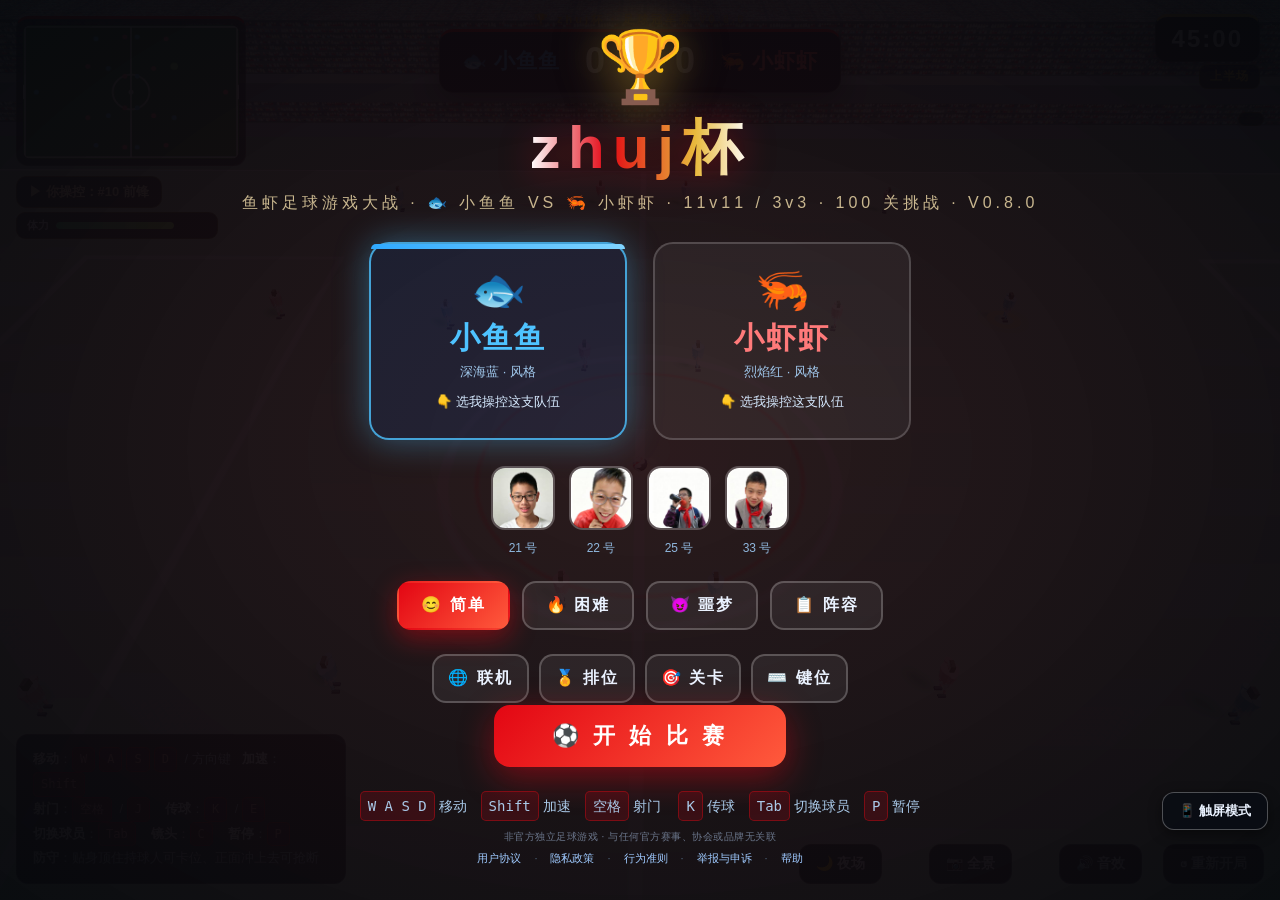
<file: index.html>
<!DOCTYPE html>
<html lang="zh-CN">
<head>
<meta charset="UTF-8">
<meta name="viewport" content="width=device-width, initial-scale=1.0, maximum-scale=1.0, user-scalable=no, viewport-fit=cover">
<meta name="application-name" content="鱼虾足球游戏大战">
<meta name="description" content="鱼虾足球游戏大战（zhuj杯）：非官方独立 3D 足球游戏，支持 11v11、3v3、联机、排位与 100 关挑战。">
<meta name="theme-color" content="#0a0e16">
<meta name="color-scheme" content="dark">
<meta name="mobile-web-app-capable" content="yes">
<meta name="apple-mobile-web-app-capable" content="yes">
<meta name="apple-mobile-web-app-status-bar-style" content="black-translucent">
<meta name="apple-mobile-web-app-title" content="鱼虾足球游戏大战">
<meta name="format-detection" content="telephone=no,address=no,email=no">
<meta name="msapplication-TileColor" content="#0a0e16">
<meta name="msapplication-TileImage" content="icons/icon-144-noface.png">
<title>鱼虾足球游戏大战 · zhuj杯 · 3D 足球游戏 V0.8.0</title>
<link rel="manifest" href="manifest.webmanifest">
<link rel="preload" href="js/three.min.js" as="script" fetchpriority="high">
<link rel="icon" href="favicon.ico" sizes="any">
<link rel="icon" type="image/png" sizes="32x32" href="icons/favicon-32-noface.png">
<link rel="icon" type="image/png" sizes="192x192" href="icons/icon-192-noface.png">
<link rel="apple-touch-icon" href="icons/apple-touch-icon-noface.png">
<style>
  :root{
    --brand-red:#e30613; --brand-darkred:#a30a12; --brand-gold:#e8b93c; --brand-white:#ffffff;
    --brand-black:#0d0f14; --brand-navy:#101b2b; --brand-blue:#2fa9ff; --brand-red2:#ff5a5a;
  }
  * { margin:0; padding:0; box-sizing:border-box; font-family:"Microsoft YaHei","PingFang SC",sans-serif; }
  html,body { width:100%; height:100%; overflow:hidden; background:#0a0e16; color:#eaf2ff; }
  #gameCanvas { display:block; width:100vw; height:100vh; }

  /* ---------- HUD ---------- */
  .hud { position:absolute; pointer-events:none; user-select:none; }
  #scoreboard { top:12px; left:50%; transform:translateX(-50%); text-align:center; z-index:20; }
  #sb-card { display:flex; align-items:center; gap:14px; background:linear-gradient(180deg,#12161f 0%,#0d1017 100%);
    border:1px solid rgba(255,255,255,.16); border-top:3px solid var(--brand-red);
    border-radius:14px; padding:8px 22px 10px; box-shadow:0 8px 30px rgba(0,0,0,.6); backdrop-filter:blur(6px); }
  #tournament-tag { font-size:11px; font-weight:800; letter-spacing:3px; color:var(--brand-gold);
    margin-bottom:2px; text-shadow:0 1px 6px rgba(0,0,0,.6); }
  #sb-card .teamname { font-size:21px; font-weight:900; letter-spacing:1px; display:flex; align-items:center; gap:6px;
                         white-space:nowrap; flex:0 0 auto; }
  #sb-card .badge { font-size:20px; }
  #scoreboard .score { font-size:36px; font-weight:900; color:#fff; min-width:42px; text-align:center;
    font-family:"Arial Black",sans-serif; text-shadow:0 0 16px rgba(232,185,60,.5); }
  #scoreboard .vs { font-size:15px; font-weight:700; color:var(--brand-gold); }
  #teamA-name { color:var(--brand-blue); } #teamB-name { color:var(--brand-red2); }
  #clock { top:14px; right:20px; background:linear-gradient(180deg,#12161f,#0d1017); border:1px solid rgba(255,255,255,.14);
    border-top:3px solid var(--brand-gold); border-radius:12px; padding:8px 16px; font-size:24px; font-weight:800; letter-spacing:2px; color:#fff;
    font-family:"Arial Black",sans-serif; box-shadow:0 6px 20px rgba(0,0,0,.45); z-index:20; }
  #half-label { top:64px; right:20px; font-size:12px; font-weight:700; letter-spacing:1px; color:var(--brand-gold); background:rgba(10,13,20,.8);
    padding:3px 10px; border-radius:8px; border:1px solid rgba(232,185,60,.35); z-index:20; }
  #minimap { top:16px; left:16px; width:230px; height:150px; background:rgba(10,13,20,.75);
    border:1px solid rgba(255,255,255,.16); border-top:3px solid var(--brand-red); border-radius:12px; padding:6px; z-index:20; }
  #minimap canvas { width:100%; height:100%; border-radius:8px; }
  #controls-hint { bottom:16px; left:16px; background:rgba(10,13,20,.78); border:1px solid rgba(255,255,255,.16);
    border-radius:12px; padding:12px 16px; font-size:13px; line-height:1.9; color:#cfd8e6; max-width:330px; z-index:20; }
  #controls-hint b { color:#fff; }
  #controls-hint .key { display:inline-block; background:rgba(227,6,19,.2); border:1px solid rgba(227,6,19,.5);
    border-radius:5px; padding:0 7px; margin-right:4px; font-family:"Consolas",monospace; font-size:12px; color:#ff9d9d; }
  #btn-mute,#btn-restart,#btn-cam,#btn-night { bottom:16px; pointer-events:auto; cursor:pointer;
    background:rgba(10,13,20,.82); border:1px solid rgba(255,255,255,.18); color:#eaf2ff; border-radius:12px;
    padding:10px 16px; font-size:14px; font-weight:600; z-index:20; }
  #btn-mute { right:138px; }
  #btn-cam { right:268px; }
  #btn-restart { right:16px; }
  #btn-mute:hover,#btn-restart:hover,#btn-cam:hover { border-color:var(--brand-red); color:#fff; }
  #active-info { top:176px; left:16px; font-size:13px; font-weight:700; color:#ffe9c2; background:rgba(10,13,20,.78);
    border:1px solid rgba(232,185,60,.35); border-radius:10px; padding:6px 12px; z-index:20; }
  #stamina-hud { top:212px; left:16px; display:flex; align-items:center; gap:7px; z-index:20;
    background:rgba(10,13,20,.78); border:1px solid rgba(232,185,60,.28); border-radius:9px;
    padding:5px 10px; font-size:11px; font-weight:700; color:#dfeaff; }
  #stamina-track { width:118px; height:7px; border-radius:4px; overflow:hidden; background:rgba(255,255,255,.13);
    box-shadow:inset 0 0 0 1px rgba(255,255,255,.08); }
  #stamina-fill { width:100%; height:100%; border-radius:4px; background:linear-gradient(90deg,#45d58b,#bdf56a);
    transition:width .12s linear, background .2s; }
  #stamina-hud.low #stamina-fill { background:linear-gradient(90deg,#ff8b4d,#ffd35a); }
  #stamina-hud.cool #stamina-fill { background:linear-gradient(90deg,#ff5d5d,#ff9b6b); }
  #stamina-state { color:#ffd35a; min-width:26px; }

  /* ---------- Overlays ---------- */
  .overlay { position:fixed; inset:0; display:flex; flex-direction:column; align-items:center; justify-content:center;
    background:radial-gradient(ellipse at center, rgba(30,10,14,.92) 0%, rgba(6,8,12,.98) 100%);
    z-index:50; transition:opacity .5s;
    overflow-y:auto; overflow-x:hidden; -webkit-overflow-scrolling:touch;
    padding: max(10px, env(safe-area-inset-top,0px)) 8px max(10px, env(safe-area-inset-bottom,0px)); }
  /* 内容比屏幕高时从顶部开始滚，不裁掉标题（flex 居中的经典溢出问题） */
  .overlay::before, .overlay::after { content:''; flex:0 0 0; margin-block:auto; }
  .hidden { display:none !important; }
  /* ---- 联机 UI ---- */
  .online-row { display:flex; gap:12px; justify-content:center; margin:10px 0 2px; }
  #online-panel { z-index:70; }
  #online-box { width:min(430px, 92vw); padding:24px 22px; border-radius:20px; text-align:center;
    background:linear-gradient(180deg, rgba(12,26,44,.96), rgba(6,12,22,.98));
    border:1px solid rgba(120,200,255,.32); box-shadow:0 24px 70px rgba(0,0,0,.65); }
  #online-box h2 { font-size:22px; letter-spacing:2px; margin:0 0 6px; color:#dff2ff; }
  #online-box .sub { font-size:12px; color:#87a9c8; margin-bottom:14px; line-height:1.7; }
  .on-row { display:flex; gap:8px; align-items:center; justify-content:center; margin:9px 0; }
  .on-row input { flex:1; min-width:0; padding:9px 12px; border-radius:10px; border:1px solid rgba(120,200,255,.35);
    background:rgba(255,255,255,.07); color:#eaf6ff; font-size:15px; outline:none; }
  .on-row input:focus { border-color:#5cc8ff; box-shadow:0 0 0 3px rgba(92,200,255,.18); }
  .on-btn { padding:9px 16px; border-radius:10px; border:1px solid rgba(120,200,255,.5); cursor:pointer;
    background:rgba(40,110,190,.35); color:#eaf6ff; font-size:14px; font-weight:700; white-space:nowrap; }
  .on-btn:hover { background:rgba(60,150,240,.5); }
  .on-btn:disabled { opacity:.5; cursor:default; }
  .on-btn.primary { background:linear-gradient(90deg,#0e7bd6,#5cc8ff); border:none; color:#04263f; }
  #room-browser { margin:10px 0 2px; text-align:left; }
  .rb-head { display:flex; justify-content:space-between; align-items:center; font-size:12px; color:#87a9c8; margin-bottom:6px; }
  .rb-head .on-btn { padding:3px 10px; font-size:12px; }
  #room-list { max-height:120px; overflow:auto; display:flex; flex-direction:column; gap:6px; }
  .rb-empty { font-size:12px; color:#6d89a5; padding:8px 4px; }
  .rb-row { display:flex; justify-content:space-between; align-items:center; padding:8px 12px; border-radius:10px; cursor:pointer;
    background:rgba(255,255,255,.06); border:1px solid rgba(120,200,255,.25); font-size:13px; color:#dff2ff; }
  .rb-row:hover { background:rgba(92,200,255,.15); }
  .rb-row .rcode { font-weight:900; letter-spacing:2px; color:#7fe3ff; }
  .rb-row .rmeta { font-size:11px; color:#87a9c8; }
  #room-show { margin:12px 0; padding:12px; border-radius:12px; background:rgba(92,200,255,.08); border:1px dashed rgba(92,200,255,.4); }
  #room-code { font-size:32px; font-weight:900; letter-spacing:8px; color:#7fe3ff; margin:2px 0 8px; }
  #net-status { font-size:13px; min-height:20px; margin-top:8px; line-height:1.6; color:#9fe6ff; }
  #keys-box { width:min(400px,92vw); padding:22px; border-radius:20px; text-align:center;
    background:linear-gradient(180deg, rgba(12,26,44,.96), rgba(6,12,22,.98));
    border:1px solid rgba(120,200,255,.32); box-shadow:0 24px 70px rgba(0,0,0,.65); }
  #keys-box h2 { font-size:20px; color:#dff2ff; margin:0 0 4px; letter-spacing:2px; }
  #keys-box .sub { font-size:12px; color:#87a9c8; margin-bottom:12px; }
  .key-row { display:flex; justify-content:space-between; align-items:center; padding:8px 12px; margin:6px 0;
    background:rgba(255,255,255,.06); border:1px solid rgba(120,200,255,.25); border-radius:10px; font-size:14px; color:#dff2ff; }
  .key-row .kval { cursor:pointer; padding:4px 12px; border-radius:8px; background:rgba(92,200,255,.15);
    border:1px solid rgba(92,200,255,.4); font-weight:700; min-width:96px; }
  .key-row .kval.capturing { background:rgba(255,220,80,.25); border-color:#ffe24a; animation:kbdblink .8s infinite; }
  @keyframes kbdblink { 50%{opacity:.45;} }
  .opt-grp { display:flex; gap:6px; }
  .opt { padding:5px 12px; border-radius:8px; background:rgba(255,255,255,.08); color:#dff2ff;
    border:1px solid rgba(120,200,255,.3); font-size:13px; cursor:pointer; font-weight:700; }
  .opt.on { background:rgba(92,200,255,.35); border-color:#5cc8ff; }
  /* 左手习惯：摇杆和按钮位置互换 */
  body.lefty #joy-zone { left:auto; right:0; }
  body.lefty #btn-zone { right:auto; left:0; }
  /* 摇杆尺寸（直接改基础直径，避免和响应式尺寸打架） */
  body.joy-s { --joy-base: clamp(96px, min(22vw, 20vh), 140px); }
  body.joy-l { --joy-base: clamp(148px, min(34vw, 31vh), 208px); }
  body.tbtn-s { --tbtn: 54px; --tbtn-big: 66px; }
  body.tbtn-l { --tbtn: 84px; --tbtn-big: 102px; }
  #net-badge { top:176px; right:16px; left:auto; font-size:12px; font-weight:700; color:#9fe6ff;
    background:rgba(10,20,34,.82); border:1px solid rgba(92,200,255,.35); padding:6px 10px; border-radius:10px; display:none; }
  .touch-mode #net-badge { top:150px; right:10px; }
  /* ---- 排位赛 ---- */
  .online-row .diff-btn { padding-left:14px; padding-right:14px; }
  #rank-panel { z-index:72; }
  #rank-box { width:min(430px,92vw); padding:22px 20px; border-radius:20px; text-align:center;
    background:linear-gradient(180deg, rgba(14,26,20,.96), rgba(6,12,10,.98));
    border:1px solid rgba(255,210,90,.34); box-shadow:0 24px 70px rgba(0,0,0,.65); }
  #rank-box h2 { font-size:21px; color:#ffe9a8; margin:0 0 4px; letter-spacing:2px; }
  #rank-box .sub { font-size:12px; color:#a9b49a; margin-bottom:12px; line-height:1.7; }
  .rank-line { display:flex; gap:8px; align-items:center; justify-content:center; margin:8px 0; }
  .rank-line input { flex:1; min-width:0; padding:8px 12px; border-radius:10px; border:1px solid rgba(255,210,90,.32);
    background:rgba(255,255,255,.06); color:#fff; font-size:14px; outline:none; }
  .rank-msg { font-size:12px; color:#ffe9a8; min-height:17px; margin:4px 0; }
  #rank-list { margin:8px 0 4px; text-align:left; max-height:min(38vh,240px); overflow-y:auto; }
  .rk-row { display:flex; align-items:center; gap:8px; padding:7px 10px; margin:5px 0; border-radius:10px;
    background:rgba(255,255,255,.05); border:1px solid rgba(255,210,90,.16); font-size:13px; color:#e8f0e2; }
  .rk-row .pos { width:26px; font-weight:900; color:#ffe9a8; text-align:center; }
  .rk-row .nm { flex:1; overflow:hidden; text-overflow:ellipsis; white-space:nowrap; }
  .rk-row .sc { font-weight:900; color:#ffd24a; }
  .rk-row .dt { font-size:11px; color:#8d9a86; }
  .rk-row.top1 { background:linear-gradient(90deg, rgba(255,200,60,.22), rgba(255,200,60,.06)); border-color:rgba(255,210,90,.6); }
  .rk-row.me { box-shadow:inset 0 0 0 2px rgba(92,200,255,.55); }
  .rk-empty { font-size:12px; color:#8d9a86; text-align:center; padding:14px 0; }

  #brand-trophy { font-size:70px; line-height:1; margin-bottom:6px; filter:drop-shadow(0 6px 24px rgba(232,185,60,.5)); }
  #menu-title { font-size:60px; font-weight:900; letter-spacing:8px;
    background:linear-gradient(90deg,#fff 0%,var(--brand-red) 35%,var(--brand-gold) 75%,#fff 100%);
    -webkit-background-clip:text; background-clip:text; -webkit-text-fill-color:transparent;
    margin-bottom:4px; filter:drop-shadow(0 4px 18px rgba(227,6,19,.4)); }
  #menu-sub { font-size:16px; color:#c9b78f; letter-spacing:4px; margin-bottom:28px; }

  .team-cards { display:flex; gap:26px; margin-bottom:26px; }
  .team-card { pointer-events:auto; cursor:pointer; width:258px; padding:24px 18px; border-radius:20px; text-align:center;
    border:2px solid rgba(255,255,255,.18); background:rgba(255,255,255,.05); transition:.22s; position:relative; }
  .team-card::before { content:''; position:absolute; top:0; left:0; right:0; height:5px; border-radius:20px 20px 0 0; }
  .team-card.selA::before { background:linear-gradient(90deg,#2fa9ff,#7fd4ff); }
  .team-card.selB::before { background:linear-gradient(90deg,#e30613,#ff7a7a); }
  .team-card:hover { transform:translateY(-6px); }
  .team-card.selA { border-color:rgba(78,195,255,.8); box-shadow:0 0 34px rgba(78,195,255,.4); background:rgba(30,80,160,.18); }
  .team-card.selB { border-color:rgba(255,90,90,.8); box-shadow:0 0 34px rgba(255,90,90,.4); background:rgba(150,30,30,.18); }
  .team-card .flag { font-size:44px; line-height:1; margin-bottom:6px; }
  .team-card .tname { font-size:30px; font-weight:900; letter-spacing:2px; margin-bottom:4px; }
  .team-card .tcolor { font-size:13px; color:#9fc6ea; }
  .team-card .tball { font-size:13px; color:#d6eaff; margin-top:10px; line-height:1.7; min-height:22px; }

  .face-strip { display:flex; gap:14px; margin-bottom:24px; }
  .face-strip .fbox { text-align:center; }
  .face-strip img { width:64px; height:64px; border-radius:14px; object-fit:cover; border:2px solid rgba(255,255,255,.25); }
  .face-strip .cap { color:#8fb7dd; font-size:12px; text-align:center; margin-top:6px; }

  .btn-primary { pointer-events:auto; cursor:pointer; font-size:22px; font-weight:800; letter-spacing:4px; color:#fff;
    background:linear-gradient(135deg,var(--brand-red),#ff5a3c); border:none; border-radius:16px; padding:16px 58px;
    box-shadow:0 10px 34px rgba(227,6,19,.45); transition:.2s; }
  .btn-primary:hover { transform:translateY(-3px) scale(1.03); box-shadow:0 14px 44px rgba(227,6,19,.6); }

  #controls-info { margin-top:24px; font-size:14px; color:#a9c9e8; line-height:2; text-align:center; }
  #controls-info .key { display:inline-block; background:rgba(227,6,19,.16); border:1px solid rgba(227,6,19,.4);
    border-radius:5px; padding:0 7px; font-family:"Consolas",monospace; }
  #legal-note { margin-top:9px; font-size:10px; color:#7f8ea8; letter-spacing:.5px; text-align:center; opacity:.8; }
#legal-links { margin-top:5px; display:flex; justify-content:center; align-items:center; flex-wrap:wrap; gap:4px 10px; font-size:11px; }
#legal-links a { color:#9fc9ff; text-decoration:none; padding:2px 3px; }
#legal-links a:hover { color:#ffd24a; text-decoration:underline; }
#legal-links .sep { color:#53647d; }

  #banner { position:absolute; top:22%; left:50%; transform:translateX(-50%); text-align:center; z-index:40; pointer-events:none; width:100%; }
  #banner .big { font-size:64px; font-weight:900; letter-spacing:6px; color:#fff; text-shadow:0 0 30px rgba(227,6,19,.8),0 6px 40px rgba(0,0,0,.6); opacity:0; transition:opacity .3s; }
  #banner .sub { font-size:22px; font-weight:700; color:var(--brand-gold); margin-top:8px; opacity:0; transition:opacity .3s; }

  #end-panel .final { font-size:54px; font-weight:900; letter-spacing:4px; margin-bottom:14px; text-align:center; color:#fff; }
  #end-panel .msg { font-size:22px; color:var(--brand-gold); margin-bottom:30px; text-align:center; }
  #end-panel .btn-primary { margin-top:10px; }
  #end-log { margin-bottom:22px; max-height:150px; overflow:auto; font-size:15px; line-height:1.9; color:#dfe9ff; text-align:center; }

  #banner { position:absolute; top:38%; left:50%; transform:translateX(-50%); text-align:center; z-index:40; pointer-events:none; width:100%; }
  #banner .big { font-size:64px; font-weight:900; letter-spacing:6px; color:#fff; text-shadow:0 0 30px rgba(227,6,19,.8),0 6px 40px rgba(0,0,0,.6); opacity:0; transition:opacity .3s; }
  #banner .sub { font-size:22px; font-weight:700; color:var(--brand-gold); margin-top:8px; opacity:0; transition:opacity .3s; }

  .diff-row { display:flex; flex-wrap:wrap; justify-content:center; gap:12px; margin:0 0 14px; }
  .online-row { display:flex; flex-wrap:wrap; gap:10px; justify-content:center; margin:10px 0 2px; }
  /* 关卡模式 */
  #level-panel { z-index:74; }
  #level-box { width:min(760px,94vw); max-height:calc(100vh - 28px); overflow:auto; padding:20px 22px; border-radius:20px;
    background:linear-gradient(180deg, rgba(18,22,38,.97), rgba(6,10,18,.99));
    border:1px solid rgba(255,215,90,.35); box-shadow:0 24px 70px rgba(0,0,0,.7); }
  #level-box h2 { color:#ffe7a0; letter-spacing:2px; margin:0 0 4px; }
  .level-tabs { display:flex; flex-wrap:wrap; gap:10px; justify-content:center; margin:12px 0 14px; }
  .level-tabs .diff-btn { padding:9px 16px; font-size:14px; }
  .level-grid { display:grid; grid-template-columns:repeat(10,1fr); gap:7px; margin:8px 0 14px; }
  .level-cell { cursor:pointer; border-radius:9px; border:1px solid rgba(120,200,255,.25); background:rgba(255,255,255,.05);
    color:#cfe8ff; font-size:12px; font-weight:800; padding:8px 2px; text-align:center; transition:.15s; }
  .level-cell:hover { transform:translateY(-2px); border-color:#ffe24a; }
  .level-cell.locked { opacity:.35; cursor:not-allowed; }
  .level-cell.cleared { background:rgba(40,190,110,.28); border-color:rgba(80,255,160,.55); color:#d9ffe9; }
  .level-cell.boss { border-color:rgba(255,210,90,.6); }
  .level-cell.current { outline:2px solid #ffe24a; }
  .level-legend { font-size:12px; color:#9ab6d4; line-height:1.8; text-align:left; background:rgba(255,255,255,.04); padding:10px 12px; border-radius:10px; }
  #level-hud { position:absolute; left:16px; top:208px; z-index:35; display:none; padding:8px 12px; border-radius:10px;
    background:rgba(10,20,34,.82); border:1px solid rgba(255,220,90,.4); color:#ffe7a0; font-size:13px; font-weight:800; line-height:1.5; }
  @media(max-width:700px){ .level-grid{grid-template-columns:repeat(5,1fr);} #level-box{padding:16px 14px;} }
  /* 键位面板在手机上可能比屏幕高，之前底部行被裁掉看不到；允许内部滚动 */
  #keys-box { max-height:calc(100vh - 24px); overflow-y:auto; -webkit-overflow-scrolling:touch; }
  .diff-btn { pointer-events:auto; cursor:pointer; font-size:16px; font-weight:800; letter-spacing:2px; color:#eaf2ff;
    background:rgba(255,255,255,.06); border:2px solid rgba(255,255,255,.22); border-radius:14px; padding:12px 22px; transition:.2s; }
  .diff-btn:hover { transform:translateY(-3px); border-color:var(--brand-gold); }
  /* ---- 矮窗口自动紧凑（只调菜单排版，不动游戏） ---- */
  @media (max-height: 820px){
    #brand-trophy { font-size:40px; margin-bottom:2px; }
    #menu-title { font-size:42px; margin-bottom:2px; }
    #menu-sub { font-size:13px; margin-bottom:14px; letter-spacing:2px; }
    .team-cards { gap:18px; margin-bottom:14px; }
    .team-card { width:220px; padding:14px 14px; }
    .team-card .flag { font-size:32px; margin-bottom:2px; }
    .team-card .tname { font-size:24px; margin-bottom:2px; }
    .team-card .tcolor { font-size:12px; }
    .team-card .tball { font-size:12px; margin-top:4px; min-height:0; }
    .face-strip { gap:10px; margin-bottom:12px; }
    .face-strip img { width:48px; height:48px; }
    .face-strip .cap { font-size:11px; margin-top:3px; }
    .diff-row { gap:10px; margin-bottom:10px; }
    .diff-btn { padding:8px 16px; font-size:14px; }
    .online-row { margin:6px 0 0; }
    .btn-primary { font-size:18px; padding:11px 40px; }
    #controls-info { margin-top:10px; font-size:11px; line-height:1.6; }
  }
  @media (max-height: 640px){
    #brand-trophy { font-size:30px; }
    #menu-title { font-size:32px; }
    #menu-sub { display:none; }
    .team-card .tball { display:none; }
    #controls-info { display:none; }
  }
  .diff-btn.selD { background:linear-gradient(135deg,var(--brand-red),#ff5a3c); border-color:transparent; color:#fff;
    box-shadow:0 8px 26px rgba(227,6,19,.45); }

  #commentary { bottom:150px; left:50%; transform:translateX(-50%); font-size:17px; font-weight:700; color:#fff;
    background:rgba(10,13,20,.72); border:1px solid rgba(232,185,60,.4); border-radius:10px; padding:6px 18px;
    letter-spacing:1px; text-align:center; opacity:0; transition:opacity .3s; z-index:22; pointer-events:none; max-width:60%; }
  #stats { top:16px; right:16px; font-size:13px; font-weight:700; color:#ffe9c2; background:rgba(10,13,20,.8);
    border:1px solid rgba(232,185,60,.3); border-radius:10px; padding:6px 12px; z-index:20; text-align:right; line-height:1.7; }
  #stats b { color:#fff; }
  #btn-skip-replay { position:fixed; bottom:150px; right:24px; pointer-events:auto; cursor:pointer; background:rgba(10,13,20,.85);
    border:1px solid var(--brand-gold); color:#ffe9c2; border-radius:12px; padding:8px 16px; font-size:14px; font-weight:700; z-index:22; }
  #btn-night { bottom:16px; right:398px; }
  #squad-panel { position:fixed; inset:0; display:flex; align-items:center; justify-content:center; z-index:60; background:rgba(4,6,10,.82); }
  #squad-box { width:min(92vw,760px); max-height:82vh; overflow:auto; background:linear-gradient(160deg,#131a2a,#0b0f18);
    border:1px solid rgba(232,185,60,.4); border-radius:20px; padding:26px 30px; box-shadow:0 20px 60px rgba(0,0,0,.6); }
  #squad-box h2 { font-size:24px; letter-spacing:3px; color:var(--brand-gold); margin-bottom:14px; }
  #squad-box table { width:100%; border-collapse:collapse; margin-bottom:18px; }
  #squad-box td { padding:5px 10px; font-size:15px; border-bottom:1px solid rgba(255,255,255,.08); }
  #squad-box .sqA td:nth-child(3) { color:#7fd4ff; } #squad-box .sqB td:nth-child(3) { color:#ff9d9d; }
  #stats { top:112px; right:16px; }   /* 修复：与右上时钟重叠 */

  /* ---------- 触屏控制层（仅触屏设备显示） ---------- */
  #joy-zone, #btn-zone { display:none; position:fixed; z-index:30; touch-action:none;
    user-select:none; -webkit-user-select:none; -webkit-tap-highlight-color:transparent; }
  .touch-mode #joy-zone { display:block; left:0; bottom:0; width:44vw; height:44vw; max-width:270px; max-height:270px; }
  .touch-mode #btn-zone { display:grid; right:0; bottom:0; grid-template-columns:repeat(3, 78px); gap:13px;
    padding:16px; justify-content:end; align-content:end; max-width:320px; }
  #joy-base { position:absolute; left:50%; top:50%; width:168px; height:168px; transform:translate(-50%,-50%);
    border-radius:50%; background:rgba(255,255,255,.10); border:2px solid rgba(255,255,255,.30);
    box-shadow:0 6px 26px rgba(0,0,0,.45); }
  #joy-knob { position:absolute; left:50%; top:50%; width:76px; height:76px; margin:-38px 0 0 -38px;
    border-radius:50%; background:radial-gradient(circle at 35% 30%, rgba(255,255,255,.78), rgba(227,6,19,.85) 72%);
    box-shadow:0 4px 18px rgba(0,0,0,.5); will-change:transform; }
  .tbtn { width:78px; height:78px; border-radius:50%; border:2px solid rgba(255,255,255,.32);
    background:rgba(10,13,20,.74); color:#fff; font-size:14px; font-weight:800; letter-spacing:1px;
    display:flex; flex-direction:column; align-items:center; justify-content:center; gap:3px;
    touch-action:none; cursor:pointer; box-shadow:0 6px 20px rgba(0,0,0,.45); }
  .tbtn .ic { font-size:23px; line-height:1; }
  .tbtn.pressed { transform:translate(var(--tdx,0px), var(--tdy,0px)) scale(.9); border-color:var(--brand-gold); background:rgba(227,6,19,.6); }
  /* 按钮在网格里是 static，给 left/top 不会动；拖拽位移统一用 --tdx/--tdy 记，布局不塌 */
  .tbtn, #t-shoot { transform:translate(var(--tdx,0px), var(--tdy,0px)); }
  #t-shoot.pressed { transform:translate(var(--tdx,0px), var(--tdy,0px)) scale(.9); }
  #t-shoot { width:96px; height:96px; font-size:17px; border-color:rgba(227,6,19,.75);
    background:linear-gradient(160deg, rgba(227,6,19,.55), rgba(120,10,14,.6)); }
  #t-shoot .ic { font-size:28px; }

  /* ---------- 触屏显示优化 ---------- */
  .touch-mode #controls-hint { display:block; }   /* 触屏本保留键盘提示，仅手机/平板由 JS 隐藏 */
  .touch-mode #scoreboard .score { font-size:42px; min-width:46px; }
  .touch-mode #sb-card .teamname { font-size:24px; }
  .touch-mode #tournament-tag { font-size:13px; }
  .touch-mode #clock { font-size:30px; padding:10px 20px; }
  .touch-mode #minimap { top:10px; left:10px; width:188px; height:124px; padding:5px; }
  .touch-mode #active-info { top:150px; left:10px; font-size:14px; padding:8px 14px; }
  .touch-mode #commentary { bottom:270px; font-size:18px; max-width:70%; }
  .touch-mode #stats { top:150px; right:10px; font-size:14px; }
  .touch-mode #btn-mute, .touch-mode #btn-cam, .touch-mode #btn-restart, .touch-mode #btn-night {
    right:10px; bottom:auto; font-size:13px; padding:10px 14px; width:auto; }
  .touch-mode #btn-cam { top:186px; }
  .touch-mode #btn-mute { top:236px; }
  .touch-mode #btn-night { top:286px; }
  .touch-mode #btn-restart { top:336px; }
  .touch-mode .btn-primary { font-size:clamp(18px, 4.4vw, 26px); padding:clamp(12px, 2.4vh, 20px) clamp(30px, 9vw, 66px); }
  .touch-mode .team-card { width:min(290px, 40vw); padding:clamp(12px, 2.6vh, 26px) clamp(10px, 2vw, 18px); }
  .touch-mode .team-card .tname { font-size:clamp(20px, 4.2vw, 28px); }
  .touch-mode .diff-btn { font-size:18px; padding:16px 26px; }
  .touch-mode #controls-info { font-size:16px; line-height:2.2; }
  .touch-mode #btn-skip-replay { bottom:270px; right:14px; padding:12px 20px; font-size:16px; }

  /* ===== 触屏增强（第二轮 · 手机端体验） ===== */
  .touch-mode #joy-zone, .touch-mode #btn-zone { z-index:45; }
  .joy-arrow { position:absolute; color:rgba(255,255,255,.45); font-size:17px; font-weight:900;
    pointer-events:none; z-index:1; text-shadow:0 1px 4px rgba(0,0,0,.5); }
  #ja-u { top:8px; left:50%; transform:translateX(-50%); }
  #ja-d { bottom:8px; left:50%; transform:translateX(-50%); }
  #ja-l { left:8px; top:50%; transform:translateY(-50%); }
  #ja-r { right:8px; top:50%; transform:translateY(-50%); }
  .touch-mode #minimap { width:220px; height:146px; }
  .touch-mode #btn-zone { gap:14px; padding:18px; }
  .touch-mode #t-pause { border-color:var(--brand-gold); background:rgba(30,40,60,.78); }
  #mode-switch { position:fixed; right:max(12px, env(safe-area-inset-right,0px));
    bottom:calc(12px + env(safe-area-inset-bottom,0px)); z-index:72; pointer-events:auto; cursor:pointer;
    background:rgba(10,13,20,.88); border:1px solid rgba(255,255,255,.28); color:#eaf2ff; border-radius:12px;
    padding:9px 16px; font-size:13px; font-weight:700; box-shadow:0 4px 14px rgba(0,0,0,.45); }
  .touch-mode #mode-switch { display:block; }
  .pc-mode #mode-switch { bottom:70px; }   /* 桌面：不压住“重新开局” */

  /* ===== 触屏响应式（横屏/竖屏都按可用空间算，保证没有点不到的死角） ===== */
  #side-tools { display: contents; }   /* 桌面：子按钮继续用各自的 fixed 定位，位置不变 */

  /* 按钮直径同时参考屏宽和屏高：横屏矮屏也不会溢出屏幕 */
  :root {
    --tbtn: clamp(44px, min(15vw, 15.2vh), 84px);
    --tbtn-big: clamp(54px, min(17.6vw, 18vh), 100px);
    --joy-base: clamp(96px, min(27vw, 24vh), 172px);
  }

  .touch-mode #joy-zone {
    left: max(0px, env(safe-area-inset-left, 0px));
    bottom: max(0px, env(safe-area-inset-bottom, 0px));
    width: calc(var(--joy-base) * 1.55);
    height: calc(var(--joy-base) * 1.55);
    max-width: 260px; max-height: 260px;
  }
  #joy-base { width: var(--joy-base); height: var(--joy-base); }
  #joy-knob { width: 44%; height: 44%; margin: -22% 0 0 -22%; }

  .touch-mode #btn-zone {
    right: max(0px, env(safe-area-inset-right, 0px));
    bottom: max(0px, env(safe-area-inset-bottom, 0px));
    grid-template-columns: repeat(3, auto);
    grid-auto-rows: auto;
    gap: clamp(6px, 1.5vh, 14px);
    padding: clamp(6px, 1.5vw, 16px) clamp(6px, 1.5vw, 16px) clamp(8px, 2vh, 18px);
    max-width: none;
    justify-content: end; align-content: end;
  }
  .tbtn { width: var(--tbtn); height: var(--tbtn); font-size: calc(var(--tbtn) * 0.185); }
  .tbtn .ic { font-size: calc(var(--tbtn) * 0.32); }
  #t-shoot { width: var(--tbtn-big); height: var(--tbtn-big); font-size: calc(var(--tbtn-big) * 0.20); }
  #t-shoot .ic { font-size: calc(var(--tbtn-big) * 0.32); }

  /* 手机/平板：桌面那 4 个侧边小按钮会被按钮区/屏幕边缘压住，直接不显示
     （镜头→右下的📷，暂停→右下的⏸，其余请在“键盘模式”里用） */
  .touch-mode #side-tools { display: none; }
  @media (pointer:coarse), (hover:none) { #side-tools { display: none !important; } }

  /* 触屏 HUD 重新排布：不再互相压住 */
  .touch-mode #minimap { top: max(8px, env(safe-area-inset-top, 0px)); left: max(8px, env(safe-area-inset-left, 0px)); }
  .touch-mode #active-info { top: calc(env(safe-area-inset-top, 0px) + 152px); left: max(8px, env(safe-area-inset-left, 0px)); }
  .touch-mode #stamina-hud { top: calc(env(safe-area-inset-top, 0px) + 190px); left: max(8px, env(safe-area-inset-left, 0px)); }
  .touch-mode #stats { top: calc(env(safe-area-inset-top, 0px) + 96px); right: max(8px, env(safe-area-inset-right, 0px)); }
  .touch-mode #net-badge { top: calc(env(safe-area-inset-top, 0px) + 140px); right: max(8px, env(safe-area-inset-right, 0px)); }
  .touch-mode #commentary { bottom: calc(var(--tbtn-big) + 34px); max-width: 76%; font-size: 15px; }
  .touch-mode #btn-skip-replay { bottom: calc(var(--tbtn-big) + 30px); right: max(8px, env(safe-area-inset-right, 0px)); }

  /* 触屏/键盘模式切换：只在菜单和结算显示，比赛中不占按钮区（避免点不到） */
  .touch-mode #mode-switch { display: none; }
  @media (pointer:coarse), (hover:none) { #mode-switch { display: none; } }

  /* 矮屏（横屏手机）进一步收紧，绝不让按钮跑出可视区 */
  @media (max-height: 480px) {
    .touch-mode #minimap { width: clamp(116px, 22vw, 150px); height: clamp(78px, 14.5vw, 100px); }
    .touch-mode #active-info { top: calc(env(safe-area-inset-top, 0px) + 116px); font-size: 12px; }
    .touch-mode #stamina-hud { top: calc(env(safe-area-inset-top, 0px) + 150px); font-size: 11px; }
    .touch-mode #stats { top: calc(env(safe-area-inset-top, 0px) + 78px); font-size: 12px; }
    .touch-mode #net-badge { top: calc(env(safe-area-inset-top, 0px) + 118px); font-size: 11px; }
  }

  /* ===== 触屏自动适配（CSS 层兜底：无需 JS 检测也自动切换，iPhone/安卓直接生效） ===== */
  @media (pointer:coarse), (hover:none) {
    #joy-zone { display:block; left:0; bottom:0; width:calc(var(--joy-base) * 1.55);
      height:calc(var(--joy-base) * 1.55); max-width:260px; max-height:260px; z-index:45; }
    #btn-zone { display:grid; right:0; bottom:0; grid-template-columns:repeat(3, auto);
      gap:clamp(6px, 1.5vh, 14px); padding:clamp(6px,1.5vw,16px); justify-content:end; align-content:end; z-index:45; }
    /* #controls-hint 保留显示（手机/平板由 JS 隐藏） */
    #scoreboard .score { font-size:42px; min-width:46px; }
    #sb-card .teamname { font-size:24px; }
    #tournament-tag { font-size:13px; }
    #clock { font-size:30px; padding:10px 20px; }
    #minimap { top:max(8px, env(safe-area-inset-top,0px)); left:max(8px, env(safe-area-inset-left,0px)); padding:5px; }
    #active-info { font-size:14px; padding:8px 14px; }
    #commentary { font-size:16px; max-width:76%; }
    #stats { font-size:13px; }
    .btn-primary { font-size:26px; padding:20px 66px; }
    .team-card { width:min(290px, 42vw); padding:28px 20px; }
    .diff-btn { font-size:18px; padding:16px 26px; }
    #controls-info { font-size:16px; line-height:2.2; }
  }
  /* 手动模式覆盖（优先级高于 media query） */
  .pc-mode #joy-zone, .pc-mode #btn-zone { display:none !important; }
  .pc-mode #controls-hint { display:block !important; }
  .touch-mode #controls-hint { display:none !important; }   /* 触屏下别再显示 WASD 提示条，它会压住摇杆 */
  .touch-mode #joy-zone { display:block; }
  .touch-mode #btn-zone { display:grid; }

  /* （按钮冷却环已移除：恢复原包直接触发手感） */

  /* 横屏提示（不挡点击、不压时钟） */
  #rotate-tip { display:none; position:fixed; top:auto; left:50%; transform:translateX(-50%);
    bottom:calc(env(safe-area-inset-bottom,0px) + 10px); z-index:70; text-align:center; pointer-events:none;
    background:rgba(227,6,19,.88); color:#fff; font-size:13px; font-weight:700; padding:6px 14px; letter-spacing:1px;
    border-radius:12px; white-space:nowrap; box-shadow:0 4px 16px rgba(0,0,0,.5); }

  /* 窄屏 HUD 紧凑化：小地图、记分牌、时钟三者不能互相压 */
  @media (max-width:700px) {
    #minimap, body.touch-mode #minimap { width:auto; padding:4px; }
    #minimap canvas, body.touch-mode #minimap canvas { width:110px; height:72px; }
    #clock, body.touch-mode #clock { font-size:24px; padding:8px 14px; }
    #sb-card, body.touch-mode #sb-card { gap:8px; padding:8px 12px; }
    #sb-card .teamname, body.touch-mode #sb-card .teamname { font-size:17px; gap:4px; }
    #sb-card .badge, body.touch-mode #sb-card .badge { font-size:16px; }
    #scoreboard .score, body.touch-mode #scoreboard .score { font-size:32px; min-width:34px; }
    #scoreboard .vs, body.touch-mode #scoreboard .vs { font-size:13px; }
    /* 窄窗下键盘提示块会压住右下角按钮，直接收起（键位可在“键位设置”里看） */
    body.pc-mode #controls-hint { display:none !important; }
  }
  /* 低高度窗口/手机横屏：菜单纵向收紧，避免顶部被裁、底部按钮点不到 */
  @media (max-height:720px) {
    #menu-title { font-size:40px; letter-spacing:3px; margin-bottom:0; }
    #menu-sub { margin-bottom:10px; }
    .team-cards { margin-bottom:10px; }
    .team-card .tball { display:none; }
    .face-strip { margin-bottom:10px; }
    .face-strip img { width:54px; height:54px; }
    .diff-row { margin-bottom:10px; }
    body.touch-mode #controls-info { font-size:12px; line-height:1.6; margin-top:8px; }
  }
  /* 拖动编辑模式：面板/菜单先让开，把触屏控件抬到最上层，否则按钮被面板盖住根本拖不到 */
  body.drag-mode #keys-panel { display:none !important; }
  body.drag-mode .overlay { display:none !important; }
  body.drag-mode #joy-zone, body.drag-mode #btn-zone { z-index:95 !important; }
  #drag-done { display:none; position:fixed; left:50%; transform:translateX(-50%);
    top:calc(env(safe-area-inset-top,0px) + 12px); z-index:99; padding:10px 22px; border-radius:14px;
    background:linear-gradient(160deg,#12a35a,#0b6b3d); color:#fff; font-weight:900; font-size:16px; letter-spacing:1px;
    border:2px solid rgba(255,255,255,.35); box-shadow:0 8px 24px rgba(0,0,0,.5); cursor:pointer; }
  body.drag-mode #drag-done { display:block; }
  /* 极窄竖屏（<=420px）：收紧按钮区，避免和摇杆叠在一起 */
  @media (max-width:420px) {
    body.touch-mode #btn-zone { gap:7px; padding:8px; }
    body.touch-mode #joy-zone { max-width:46vw; max-height:46vw; }
    body.touch-mode #minimap { display:none; }
    body.touch-mode #scoreboard { left:8px; transform:none; text-align:left; }
    body.touch-mode #clock { font-size:20px; padding:6px 12px; }
    body.touch-mode #sb-card { gap:6px; padding:6px 10px; }
    body.touch-mode #sb-card .teamname { font-size:16px; gap:2px; }
    body.touch-mode #sb-card .badge { font-size:14px; }
    body.touch-mode #scoreboard .score { font-size:28px; min-width:30px; }
    body.touch-mode #scoreboard .vs { font-size:12px; }
  }
</style>
</head>
<body>

<canvas id="gameCanvas"></canvas>
<div id="rotate-tip">↻ 建议横屏游玩（竖屏也能操作）</div>

<!-- HUD -->
<div id="scoreboard" class="hud">
  <div id="tournament-tag">🏆 zhuj杯 · 足球冠军赛 <span style="font-size:10px;opacity:.75">V0.8.0</span></div>
  <div id="sb-card">
    <span id="teamA-name" class="teamname"><span class="badge">🐟</span>小鱼鱼</span>
    <span id="scoreA" class="score">0</span>
    <span class="vs">VS</span>
    <span id="scoreB" class="score">0</span>
    <span id="teamB-name" class="teamname"><span class="badge">🦐</span>小虾虾</span>
  </div>
</div>
<div id="clock" class="hud">45:00</div>
<div id="half-label" class="hud">上半场</div>
<div id="minimap" class="hud"><canvas id="mm" width="230" height="150"></canvas></div>
<div id="controls-hint" class="hud">
  <b>移动</b>：<span class="key">W</span><span class="key">A</span><span class="key">S</span><span class="key">D</span> / 方向键
  &nbsp; <b>加速</b>：<span class="key">Shift</span><br>
  <b>射门</b>：<span class="key">空格</span> / <span class="key">J</span> &nbsp; <b>传球</b>：<span class="key">K</span> / <span class="key">E</span><br>
  <b>切换球员</b>：<span class="key">Tab</span> &nbsp; <b>镜头</b>：<span class="key">C</span> &nbsp; <b>暂停</b>：<span class="key">P</span><br>
  <b>防守</b>：贴身顶住持球人可卡位、正面冲上去可抢断
</div>
<div id="side-tools">
  <button id="btn-mute" class="hud">🔊 音效</button>
  <button id="btn-cam" class="hud">📷 全景</button>
  <button id="btn-restart" class="hud">↺ 重新开局</button>
  <button id="btn-night" class="hud">🌙 夜场</button>
</div>
<div id="active-info" class="hud">▶ 你操控：#10 前锋</div>
<div id="stamina-hud" class="hud"><span class="slabel">体力</span><div id="stamina-track"><div id="stamina-fill"></div></div><span id="stamina-state"></span></div>
<div id="net-badge" class="hud">🌐 联机</div>
<div id="commentary" class="hud"></div>
<div id="stats" class="hud"></div>
<button id="btn-skip-replay" style="display:none" onclick="skipReplay()">⏭ 跳过回放</button>

<!-- 触屏控制层（仅触屏设备显示；左摇杆 + 右按钮） -->
<div id="joy-zone">
  <div id="joy-base"></div>
  <div id="joy-knob"></div>
  <div class="joy-arrow" id="ja-u">▲</div>
  <div class="joy-arrow" id="ja-d">▼</div>
  <div class="joy-arrow" id="ja-l">◀</div>
  <div class="joy-arrow" id="ja-r">▶</div>
</div>
<div id="btn-zone">
  <button class="tbtn" id="t-shoot"><span class="ic">⚽</span>射门</button>
  <button class="tbtn" id="t-pass"><span class="ic">🎯</span>传球</button>
  <button class="tbtn" id="t-switch"><span class="ic">⇄</span>切换</button>
  <button class="tbtn" id="t-sprint"><span class="ic">💨</span>冲刺</button>
  <button class="tbtn" id="t-cam"><span class="ic">📷</span>镜头</button>
  <button class="tbtn" id="t-pause"><span class="ic">⏸</span><span class="lbl">暂停</span></button>
</div>
<button id="mode-switch" title="切换触屏/键盘模式">🖱 键盘模式</button>

<!-- Banner -->
<div id="banner" class="hud">
  <div id="banner-big" class="big"></div>
  <div id="banner-sub" class="sub"></div>
</div>

<!-- Menu overlay -->
<div id="level-hud" class="hidden"></div>
<div id="menu" class="overlay">
  <div id="brand-trophy">🏆</div>
  <div id="menu-title">zhuj杯</div>
  <div id="menu-sub">鱼虾足球游戏大战 · 🐟 小鱼鱼 VS 🦐 小虾虾 · 11v11 / 3v3 · 100 关挑战 · V0.8.0</div>
  <div class="team-cards">
    <div id="cardA" class="team-card selA" onclick="selectTeam(0)">
      <div class="flag">🐟</div>
      <div class="tname" style="color:#4ec3ff">小鱼鱼</div>
      <div class="tcolor">深海蓝 · 风格</div>
      <div class="tball" id="ballA">👇 选我操控这支队伍</div>
    </div>
    <div id="cardB" class="team-card" onclick="selectTeam(1)">
      <div class="flag">🦐</div>
      <div class="tname" style="color:#ff7a7a">小虾虾</div>
      <div class="tcolor">烈焰红 · 风格</div>
      <div class="tball" id="ballB">👇 选我操控这支队伍</div>
    </div>
  </div>
  <div class="face-strip">
    <div class="fbox"><img src="fb/20_hd.jpg" alt="f1" width="64" height="64" decoding="async"><div class="cap">21 号</div></div>
    <div class="fbox"><img src="fb/21.jpg" alt="f2" width="64" height="64" decoding="async"><div class="cap">22 号</div></div>
    <div class="fbox"><img src="fb/24.jpg" alt="f3" width="64" height="64" decoding="async"><div class="cap">25 号</div></div>
    <div class="fbox"><img src="fb/32.jpg" alt="f4" width="64" height="64" decoding="async"><div class="cap">33 号</div></div>
  </div>
  <div class="diff-row">
    <button id="diff-easy" class="diff-btn selD" onclick="setDifficulty('easy')">😊 简单</button>
    <button id="diff-hard" class="diff-btn" onclick="setDifficulty('hard')">🔥 困难</button>
    <button id="diff-nightmare" class="diff-btn" onclick="setDifficulty('nightmare')">😈 噩梦</button>
    <button class="diff-btn" onclick="toggleSquad()">📋 阵容</button>
  </div>
  <div class="online-row">
    <button id="btn-online" class="diff-btn" onclick="openOnline()">🌐 联机</button>
    <button id="btn-rank" class="diff-btn" onclick="openRank()">🏅 排位</button>
    <button id="btn-levels" class="diff-btn" onclick="openLevels()">🎯 关卡</button>
    <button class="diff-btn" onclick="openKeys()">⌨️ 键位</button>
  </div>
  <button id="btn-start" class="btn-primary" onclick="startStandardGame()">⚽ 开 始 比 赛</button>
  <button id="btn-install" class="diff-btn" type="button" style="display:none;margin:10px auto 0;padding:9px 22px;font-size:14px">📲 安装到本机</button>
  <div id="controls-info">
    <span class="key">W A S D</span> 移动　<span class="key">Shift</span> 加速　<span class="key">空格</span> 射门　
    <span class="key">K</span> 传球　<span class="key">Tab</span> 切换球员　<span class="key">P</span> 暂停
  </div>
  <div id="legal-note">非官方独立足球游戏 · 与任何官方赛事、协会或品牌无关联</div>
  <div id="legal-links" aria-label="法律与帮助">
    <a href="terms.html">用户协议</a><span class="sep">·</span>
    <a href="privacy.html">隐私政策</a><span class="sep">·</span>
    <a href="code-of-conduct.html">行为准则</a><span class="sep">·</span>
    <a href="report.html">举报与申诉</a><span class="sep">·</span>
    <a href="support.html">帮助</a>
  </div>
</div>

<!-- 100 关关卡模式 -->
<div id="level-panel" class="overlay hidden">
  <div id="level-box">
    <h2>🎯 100 关挑战</h2>
    <div class="sub" id="level-sub">固定关卡 3 关教学 + 97 关正式关 · 第 50 关解锁皮肤 · 全通金色皮肤</div>
    <div class="level-tabs">
      <button id="level-tab-fixed" class="diff-btn selD" onclick="levelTab('fixed')">📌 固定关卡</button>
      <button id="level-tab-random" class="diff-btn" onclick="levelTab('random')">🎲 随机挑战</button>
      <button id="level-tab-skin" class="diff-btn" onclick="levelTab('skin')">🎨 皮肤</button>
      <button class="diff-btn" onclick="closeLevels()">✖ 关闭</button>
    </div>
    <div id="level-info"></div>
    <div id="level-grid" class="level-grid"></div>
    <div id="level-legend" class="level-legend"></div>
  </div>
</div>

<!-- 联机面板 -->
<div id="online-panel" class="overlay hidden">
  <div id="online-box">
    <h2>🌐 联机对战</h2>
    <div class="sub">无需自建服务器 · WebRTC 直连（P2P）· 低延迟<br>房主创建房间 → 把 4 位房号发给朋友 → 朋友输入房号加入<br><span style="font-size:11px;color:#9fc9ff">进入联机即表示同意 <a href="code-of-conduct.html" target="_blank" style="color:#ffd24a">《行为准则》</a>；遇到违规请 <a href="report.html?type=online" target="_blank" style="color:#ffd24a">举报</a>。</span></div>
    <div class="on-row" style="justify-content:center;gap:10px">
      <button id="mode-11" class="on-btn primary" style="flex:1" onclick="setOnlineMode(11)">11v11 标准</button>
      <button id="mode-3" class="on-btn" style="flex:1" onclick="setOnlineMode(3)">3v3 小队</button>
    </div>
    <div class="on-row"><span style="font-size:13px;color:#9fe6ff;white-space:nowrap">昵称</span><input id="net-nick" maxlength="10" placeholder="你的昵称"></div>
    <div class="on-row"><button id="btn-create-room" class="on-btn primary" style="flex:1" onclick="netCreateRoom()">➕ 创建房间（我当房主）</button></div>
    <div id="room-show" class="hidden">
      <div style="font-size:12px;color:#9fe6ff">房间号（发给朋友）</div>
      <div id="room-code">----</div>
      <button class="on-btn" onclick="copyRoomCode()">📋 复制房号</button>
    </div>
    <div class="on-row">
      <input id="join-code" maxlength="4" placeholder="4 位房号" style="text-transform:uppercase;letter-spacing:3px;text-align:center">
      <button id="btn-join-room" class="on-btn" onclick="netJoinRoom()">加入房间</button>
    </div>
    <div id="room-browser">
      <div class="rb-head"><span>🌍 公开房间</span><button class="on-btn" onclick="netRefreshRooms()">刷新</button></div>
      <div id="room-list"><div class="rb-empty">打开面板时自动搜索…</div></div>
    </div>
    <div id="net-status"></div>
    <div class="on-row" style="margin-top:14px">
      <button class="on-btn" onclick="closeOnline()">返回</button>
      <button class="on-btn" onclick="netExitRoom()">退出联机</button>
      <a href="report.html?type=online" target="_blank" class="on-btn" style="text-decoration:none;text-align:center">🚩 举报</a>
    </div>
  </div>
</div>

<!-- 排位赛面板 -->
<div id="rank-panel" class="overlay hidden">
  <div id="rank-box">
    <h2>🏅 排位赛</h2>
    <div class="sub">固定规则：小鱼鱼队 · 排位配平（对手略降、补强我方防守 AI）· 全场约 3 分钟<br>得分 = 进球 × 100 + 净胜球 × 10（净胜球为负按 0 计）<br><span style="font-size:11px;color:#9fc9ff">榜单公开，请勿使用真实个人信息作为昵称；违规内容可 <a href="report.html?type=online" target="_blank" style="color:#ffd24a">举报</a>。</span></div>
    <div class="rank-line"><span style="font-size:13px;color:#ffe9a8;white-space:nowrap">昵称</span>
      <input id="rank-nick" maxlength="10" placeholder="你的昵称"></div>
    <div class="rank-line">
      <button class="on-btn primary" style="flex:1" onclick="rankBegin()">⚽ 开始排位</button>
      <button class="on-btn" onclick="rankRefresh()">🔄 刷新榜单</button>
    </div>
    <div class="rank-line">
      <button class="on-btn" onclick="rankUploadLocal()" style="flex:1">⬆ 上传本机最高分</button>
    </div>
    <div class="rank-msg" id="rank-msg"></div>
    <div id="rank-list"><div class="rk-empty">点“刷新榜单”查看本赛季前 3</div></div>
    <div class="rank-line" style="margin-top:10px">
      <button class="on-btn" onclick="closeRank()">返回</button>
      <a href="ranking.html" target="_blank" class="on-btn" style="text-decoration:none;display:inline-block;padding:9px 14px;border-radius:10px;border:1px solid rgba(255,210,90,.45);color:#ffe9a8;background:rgba(255,210,90,.10)">🏆 完整总榜</a>
    </div>
  </div>
</div>

<!-- 自定义键位面板 -->
<div id="keys-panel" class="overlay hidden">
  <div id="keys-box">
    <h2>🎮 操作设置</h2>
    <div class="sub" id="keys-sub">触屏布局 / 按键自定义</div>
    <div id="touch-rows" style="display:none">
      <div class="key-row"><span>按钮大小</span><span class="opt-grp" id="opt-btnsize">
        <button class="opt" data-v="s">小</button><button class="opt" data-v="m">中</button><button class="opt" data-v="l">大</button></span></div>
      <div class="key-row"><span>摇杆大小</span><span class="opt-grp" id="opt-joysize">
        <button class="opt" data-v="s">小</button><button class="opt" data-v="m">中</button><button class="opt" data-v="l">大</button></span></div>
      <div class="key-row"><span>操作布局</span><span class="opt-grp" id="opt-hand">
        <button class="opt" data-v="r">右手·摇杆左</button><button class="opt" data-v="l">左手·摇杆右</button></span></div>
      <div class="key-row"><span>按钮位置</span><span class="opt-grp"><button class="opt" id="opt-drag">✋ 拖动按钮到任意位置</button></span></div>
    </div>
    <div id="perf-rows">
      <div class="key-row"><span>帧率上限</span><span class="opt-grp" id="opt-fps">
        <button class="opt" data-v="30">30</button><button class="opt" data-v="60">60</button><button class="opt" data-v="120">120</button><button class="opt" data-v="0">VSync</button></span></div>
      <div class="key-row"><span>渲染清晰度</span><span class="opt-grp" id="opt-pr">
        <button class="opt" data-v="0.5">省电</button><button class="opt" data-v="1">流畅</button><button class="opt" data-v="2">高清</button></span></div>
      <div class="key-row"><span>阴影</span><span class="opt-grp" id="opt-shadow">
        <button class="opt" data-v="1">开</button><button class="opt" data-v="0">关(更省电)</button></span></div>
      <div class="key-row"><span>进球回放</span><span class="opt-grp" id="opt-replay">
        <button class="opt" data-v="1">开</button><button class="opt" data-v="0">关</button></span></div>
    </div>
    <div id="key-rows"></div>
    <div class="on-row" style="margin-top:14px">
      <button class="on-btn" onclick="keysReset()">恢复默认</button>
      <button class="on-btn primary" onclick="closeKeys()">完成</button>
    </div>
  </div>
</div>

<!-- Pause overlay -->
<div id="pause" class="overlay hidden">
  <div style="font-size:52px;font-weight:900;letter-spacing:6px;margin-bottom:26px">⏸ 已暂停</div>
  <button class="btn-primary" style="font-size:18px;padding:12px 44px" onclick="togglePause()">继续比赛</button>
</div>

<!-- 阵容面板 -->
<div id="squad-panel" style="display:none" onclick="if(event.target===this)toggleSquad()">
  <div id="squad-box"></div>
</div>

<!-- End overlay -->
<div id="end" class="overlay hidden">
  <div id="end-panel">
    <div class="final" id="end-title">比赛结束</div>
    <div class="final" id="end-score" style="font-size:44px">0 : 0</div>
    <div class="msg" id="end-msg"></div>
    <div id="end-log"></div>
    <button class="btn-primary" style="font-size:18px;padding:12px 44px" onclick="restartMatch()">再 来 一 局</button>
    <button id="btn-rank-end" class="hidden" style="margin-top:10px;font-size:15px;padding:9px 26px;border-radius:12px;cursor:pointer;
      background:rgba(255,210,90,.16);color:#ffe9a8;border:1px solid rgba(255,210,90,.5)" onclick="rankBackToMenu()">🏅 查看排位榜</button>
  </div>
</div>

<script src="js/three.min.js"></script>
<script>
/* ============================================================
 *  鱼虾足球游戏大战 · 3D 足球冠军赛
 *  2026 足球冠军赛风格 · 11v11 · AI 对手自动跑位/传球/射门
 *  玩家键盘操控 · 5 张人像建模 · 小鱼鱼 vs 小虾虾
 * ============================================================ */

// ---------------- 常量 ----------------
const TOURNAMENT = 'zhuj杯';
const FIELD_W = 105, FIELD_H = 68, HALF_W = 52.5, HALF_H = 34;
const GOAL_W = 7.32, GOAL_H = 2.44, GOAL_D = 2.4;
const BALL_R = 0.34, PICKUP_R = 1.55, GRAVITY = 22, BALL_FRICTION = 0.55;
const WALK_SPD = 7.9, SPRINT_SPD = 11.5;
// 体力：冲刺消耗、停下恢复；耗尽后进入短冷却，期间只能走路
const STAMINA_DRAIN = 0.34;      // 每秒冲刺消耗（满体力约 3 秒）
const STAMINA_REGEN = 0.22;      // 每秒恢复
const STAMINA_COOLDOWN = 1.0;    // 耗尽后的恢复冷却
const STAMINA_MIN_SPRINT = 0.10; // 低于这个值不能起速
// —— 难度平衡（鱼虾足球游戏大战 版：AI 有威胁但玩家完全能赢）——
let AI_SPRINT = 10.4;            // AI 冲刺速度（简单 10.4 / 困难 11.8）
let AI_TACKLE_CHANCE = 0.16;     // AI 防守抢断成功率
let AI_PICKUP_R = 1.3;           // AI 自由球拾取半径
let USER_SPRINT_BOOST = 1.8;     // 玩家冲刺额外加速
let AI_SHOOT_RANGE = 15;         // 对手可射门距离（困难更大）
const SEC_PER_MIN = 0.5;                 // 每个真实秒 ≈ 0.5 比赛分钟（全场约 3 分钟）

const FACE_FILES = ['fb/20_hd.jpg','fb/21.jpg','fb/24.jpg','fb/32.jpg'];

// 基础阵型（主队攻击 +x）：[x, z, 角色]
const FORMATION = [
  [-46, 0, 'GK'], [-17,-27,'DF'], [-11,-12,'DF'], [-11,12,'DF'], [-17,27,'DF'],
  [ 3,-28,'MF'], [ 3,-8,'MF'], [ 3, 8,'MF'], [ 3,28,'MF'],
  [21,-13,'ST'], [21,13,'ST']
];
// 3v3：门将 + 一名后卫 + 一名前锋，共 3 人
const FORMATION_3V3 = [
  { x:-45, z:0,  role:'GK' },
  { x:-18, z:0,  role:'DF' },
  { x: 14, z:0,  role:'ST' }
];
const ROLE_W = { GK:0.04, DF:0.16, MF:0.34, ST:0.5 };

const TEAM_COLORS = [
  { name:'小鱼鱼', main:0x2fa9ff, gk:0xffd23c, emoji:'🐟' },
  { name:'小虾虾', main:0xff5a5a, gk:0x35e08a, emoji:'🦐' }
];

// ---------------- 渲染器 / 场景 ----------------
const canvas = document.getElementById('gameCanvas');
const renderer = new THREE.WebGLRenderer({ canvas, antialias:true });
renderer.setSize(window.innerWidth, window.innerHeight);
renderer.setPixelRatio(Math.min(window.devicePixelRatio, 2));
renderer.shadowMap.enabled = true;
renderer.shadowMap.type = THREE.PCFSoftShadowMap;
renderer.outputEncoding = THREE.sRGBEncoding;
renderer.toneMapping = THREE.ACESFilmicToneMapping;

const scene = new THREE.Scene();
scene.background = new THREE.Color(0x0c1c34);
scene.fog = new THREE.Fog(0x0c1c34, 130, 270);

const camera = new THREE.PerspectiveCamera(55, window.innerWidth/window.innerHeight, 0.1, 500);
camera.position.set(0, 30, 42);

const hemi = new THREE.HemisphereLight(0xbfd9ff, 0x223a22, 1.05);
scene.add(hemi);
const sun = new THREE.DirectionalLight(0xfff4e0, 1.15);
sun.position.set(30, 55, 25);
sun.castShadow = true;
sun.shadow.mapSize.set(1024, 1024);   // 阴影降采样，消除进球动画卡顿
sun.shadow.camera.left = -75; sun.shadow.camera.right = 75;
sun.shadow.camera.top = 75;   sun.shadow.camera.bottom = -75;
sun.shadow.camera.near = 5;   sun.shadow.camera.far = 180;
scene.add(sun);
scene.add(sun.target);
const fill = new THREE.DirectionalLight(0x88ccff, 0.4);
fill.position.set(-30, 25, -30);
scene.add(fill);

// ---------------- 工具 ----------------
function clamp(v,a,b){ return v<a?a:(v>b?b:v); }
function lerp(a,b,t){ return a+(b-a)*t; }
function dist2D(x1,z1,x2,z2){ const dx=x2-x1, dz=z2-z1; return Math.hypot(dx,dz); }
function canPlayerSprint(p){
  return !!p && p.stamina > STAMINA_MIN_SPRINT && p.staminaCd <= 0;
}
function tickPlayerStamina(p, dt, sprinting){
  if(!p) return;
  if(p.staminaCd > 0) p.staminaCd = Math.max(0, p.staminaCd - dt);
  if(sprinting){
    const before = p.stamina;
    p.stamina = Math.max(0, p.stamina - STAMINA_DRAIN * dt);
    if(before > 0 && p.stamina <= 0) p.staminaCd = STAMINA_COOLDOWN;
  } else {
    p.stamina = Math.min(1, p.stamina + STAMINA_REGEN * dt);
  }
}
function makeCanvas(w,h){ const c=document.createElement('canvas'); c.width=w; c.height=h; return c; }
function texFromCanvas(c){ const t=new THREE.CanvasTexture(c); t.anisotropy=8; return t; }

// ---------------- 画布纹理 ----------------
function buildPitchTexture(){
  const c = makeCanvas(1024, 660);
  const g = c.getContext('2d');
  const X = (x)=>(x+HALF_W)/FIELD_W*c.width;
  const Z = (z)=>(z+HALF_H)/FIELD_H*c.height;
  for(let i=0;i<24;i++){
    g.fillStyle = i%2===0 ? '#3d9a44' : '#35903b';
    g.fillRect(0, i*c.height/24, c.width, c.height/24);
  }
  // 横向微割草纹理
  g.fillStyle='rgba(0,0,0,0.06)';
  for(let j=0;j<6;j++) g.fillRect(0, j*c.height/6, c.width, c.height/60);
  const rg = g.createRadialGradient(c.width/2,c.height/2,80,c.width/2,c.height/2,520);
  rg.addColorStop(0,'rgba(255,255,255,0.05)'); rg.addColorStop(1,'rgba(0,0,0,0.18)');
  g.fillStyle = rg; g.fillRect(0,0,c.width,c.height);

  g.strokeStyle = 'rgba(255,255,255,0.9)'; g.lineWidth = 4; g.setLineDash([]);
  g.strokeRect(X(-HALF_W), Z(-HALF_H), FIELD_W/FIELD_W*c.width, FIELD_H/FIELD_H*c.height);
  g.beginPath(); g.moveTo(X(0), Z(-HALF_H)); g.lineTo(X(0), Z(HALF_H)); g.stroke();
  // 中圈：外圈白色 + 内圈红金冠军赛配色
  g.beginPath(); g.arc(X(0), Z(0), 9.15/FIELD_H*c.height, 0, Math.PI*2); g.stroke();
  g.beginPath(); g.arc(X(0), Z(0), 7.6/FIELD_H*c.height, 0, Math.PI*2);
  g.strokeStyle = 'rgba(227,6,19,0.75)'; g.lineWidth = 2.5; g.stroke();
  g.beginPath(); g.arc(X(0), Z(0), 4, 0, Math.PI*2);
  g.strokeStyle = 'rgba(232,185,60,0.9)'; g.lineWidth = 3; g.stroke();
  g.fillStyle='rgba(232,185,60,0.22)'; g.beginPath(); g.arc(X(0), Z(0), 3.2,0,Math.PI*2); g.fill();
  // 中圈内赛事名（低调小字，不抢球场视觉）
  g.fillStyle='rgba(255,255,255,0.30)'; g.font='700 15px "Microsoft YaHei",sans-serif';
  g.textAlign='center'; g.textBaseline='middle'; g.fillText('⚽', X(0), Z(0));
  for(const s of [-1,1]){
    const bx = s*HALF_W;
    g.strokeStyle='rgba(255,255,255,0.9)'; g.lineWidth = 4;
    g.strokeRect(X(bx - s*16.5), Z(-20.16), 16.5/FIELD_W*c.width, 40.32/FIELD_H*c.height);
    g.strokeRect(X(bx - s*5.5), Z(-9.16), 5.5/FIELD_W*c.width, 18.32/FIELD_H*c.height);
    g.fillStyle='rgba(255,255,255,0.9)';
    g.beginPath(); g.arc(X(bx - s*11), Z(0), 4, 0, Math.PI*2); g.fill();
    g.beginPath(); g.arc(X(bx - s*11), Z(0), 9.15/FIELD_H*c.height, s>0? -0.85:Math.PI-0.85, s>0? 0.85:Math.PI+0.85); g.stroke();
    g.beginPath(); g.arc(X(bx), Z(s*HALF_H), 1, s>0? Math.PI:0, s>0? Math.PI*1.5:Math.PI*0.5, s>0); g.stroke();
    g.beginPath(); g.arc(X(bx), Z(-s*HALF_H), 1, 0, Math.PI*0.5, s<0); g.stroke();
  }
  return texFromCanvas(c);
}

function makeNumberTex(num){
  const c = makeCanvas(128,128); const g=c.getContext('2d');
  g.clearRect(0,0,128,128);
  g.font = '900 92px Arial'; g.textAlign='center'; g.textBaseline='middle';
  g.shadowColor='rgba(0,0,0,0.55)'; g.shadowBlur=10; g.shadowOffsetY=3;
  g.fillStyle='#ffffff'; g.fillText(String(num), 64, 66);
  return texFromCanvas(c);
}

function buildNetTexture(){
  const c=makeCanvas(128,128); const g=c.getContext('2d');
  g.strokeStyle='rgba(230,240,255,0.85)'; g.lineWidth=1.5;
  for(let i=0;i<=8;i++){ g.beginPath(); g.moveTo(i*16,0); g.lineTo(i*16,128); g.stroke(); g.beginPath(); g.moveTo(0,i*16); g.lineTo(128,i*16); g.stroke(); }
  return texFromCanvas(c);
}

function makeAdTex(texts){
  const c=makeCanvas(1024,128); const g=c.getContext('2d');
  const seg=c.width/texts.length;
  const palette = ['#0d0f14','#e30613','#0d0f14','#1a1d26'];
  const txtCol = ['#ffffff','#ffffff','#e8b93c','#ffffff'];
  texts.forEach((t,i)=>{
    g.fillStyle = palette[i%palette.length];
    g.fillRect(i*seg,0,seg,c.height);
    g.fillStyle = txtCol[i%txtCol.length];
    g.font='700 46px "Arial Black","Microsoft YaHei",sans-serif'; g.textAlign='center'; g.textBaseline='middle';
    g.fillText(t, i*seg+seg/2, c.height/2+4);
  });
  return texFromCanvas(c);
}

function buildCrowdTex(){
  const c=makeCanvas(512,256); const g=c.getContext('2d');
  // 背景：座椅阶梯（深蓝灰，横向明暗交替）
  g.fillStyle='#232a33'; g.fillRect(0,0,512,256);
  for(let y=0;y<256;y+=14){
    g.fillStyle=(y/14)%2? '#2a323d':'#1d232b';
    g.fillRect(0,y,512,14);
    // 每排座椅的前沿高光线
    g.fillStyle='rgba(255,255,255,0.06)'; g.fillRect(0,y,512,1);
  }
  // 观众：每排小脑袋 + 肩膀（球衣色）
  const shirtCols=['#e30613','#ffffff','#111318','#e8b93c','#a30a12','#f2f2f2','#c91018','#1a1d26','#ffd97a','#7f0a10','#d8d8d8','#2fa9ff'];
  const skinCols=['#e8b88a','#c98a5a','#8a5a3a','#f0c8a0','#5a3a22'];
  for(let row=0; row<18; row++){
    const yBase = 6 + row*14;
    for(let x=2; x<512; x+=7){
      // 过道：每 64px 留 5px 空
      const aisle = ((x % 64) < 5);
      if(aisle) continue;
      const jx = x + (Math.random()*2-1);
      const jy = yBase + (Math.random()*2-1);
      const shirt = shirtCols[(Math.random()*shirtCols.length)|0];
      const skin  = skinCols[(Math.random()*skinCols.length)|0];
      // 肩膀（梯形小块）
      g.fillStyle = shirt;
      g.fillRect(jx-2.5, jy+3, 5, 4);
      // 脑袋
      g.fillStyle = skin;
      g.beginPath(); g.arc(jx, jy+1.5, 2, 0, Math.PI*2); g.fill();
    }
  }
  // 零星旗帜/纸屑（红/金/白小方块）
  for(let i=0;i<120;i++){
    g.fillStyle = ['#e30613','#e8b93c','#ffffff'][(Math.random()*3)|0];
    g.fillRect(Math.random()*512, Math.random()*256, 2, 2);
  }
  const tex = texFromCanvas(c);
  // 看台盒子宽 ~120m 高 8m，贴图横向重复 8 次避免拉伸变形
  tex.wrapS = THREE.RepeatWrapping;
  tex.wrapT = THREE.ClampToEdgeWrapping;
  tex.repeat.set(8, 1);
  return tex;
}

function buildBallTex(){
  const c=makeCanvas(512,512); const g=c.getContext('2d');
  // 白底
  g.fillStyle='#f7f9fb'; g.fillRect(0,0,512,512);
  // 2026 足球冠军赛风格：红/黑几何纹
  const cx=256, cy=256;
  const star = (n,r0,r1,rot)=>{
    g.beginPath();
    for(let i=0;i<n*2;i++){
      const a = i/n*Math.PI - Math.PI/2 + rot;
      const r = i%2? r0 : r1;
      const x=cx+Math.cos(a)*r, y=cy+Math.sin(a)*r;
      i? g.lineTo(x,y):g.moveTo(x,y);
    }
    g.closePath();
  };
  // 中心黑色主星（冠军赛会徽轮廓）
  g.fillStyle='#111318';
  star(8, 130, 178, 0); g.fill();
  // 红条环绕
  g.strokeStyle='#e30613'; g.lineWidth=30; g.lineCap='round';
  g.beginPath(); g.arc(cx,cy,212,0,Math.PI*2); g.stroke();
  g.strokeStyle='#111318'; g.lineWidth=16;
  g.beginPath(); g.arc(cx,cy,244,0,Math.PI*2); g.stroke();
  // 红白小星点缀
  g.fillStyle='#e30613';
  [[80,120],[430,110],[410,400],[70,400]].forEach(([x,y])=>{
    g.beginPath(); g.arc(x,y,22,0,Math.PI*2); g.fill();
  });
  return texFromCanvas(c);
}

// ---------------- 球场 ----------------
let standMat = null, standMats = [], wallMat = null, wallAdMat = null, roofMat2 = null;
let scrTex = null, scrTex3 = null;
let adCanvas = null, adTexGlobal = null, adRollT = 0;
let adTexList = [], adIdx = 0, adMatGlobal = null;
let adItems = ['鱼虾足球游戏大战','FOOTBALL 26','⚽ GOAL!','🏆 2026','⚡ 闪电能量','☕ 冠军咖啡','🔥 火热开赛','🎯 精准射门'];
let crowdFlash = 0;
const crowdGuys = [];
function paintScreen(){
  if(!scrTex) return;
  const sg = scrTex.getContext('2d');
  sg.fillStyle='#0b0d12'; sg.fillRect(0,0,640,112);
  sg.fillStyle='#e30613'; sg.fillRect(0,0,640,8);
  sg.fillStyle='#ffffff'; sg.font='900 50px "Arial Black","Microsoft YaHei",sans-serif';
  sg.textAlign='center'; sg.textBaseline='middle';
  sg.fillText(TOURNAMENT + ' · 足球冠军赛', 320, 40);
  sg.fillStyle='#e8b93c'; sg.font='700 25px "Microsoft YaHei",sans-serif';
  const sn = (G && G.score)? (TEAM_COLORS[0].name + ' ' + G.score[0] + '  :  ' + G.score[1] + ' ' + TEAM_COLORS[1].name) : (TEAM_COLORS[0].name + ' 🐟 VS 🦐 ' + TEAM_COLORS[1].name);
  sg.fillText(sn, 320, 68);
  // 第三行：进球信息滚动
  sg.fillStyle='#ffd97a'; sg.font='700 22px "Microsoft YaHei",sans-serif';
  const msg = (G && G.screenMsg)? G.screenMsg : (G && G.score)? ('⚽ 实时比分 ' + G.score[0] + ' : ' + G.score[1]) : TOURNAMENT;
  sg.fillText(msg, 320, 96);
  if(scrTex3) scrTex3.needsUpdate = true;
}
function paintAd(){
  if(adTexList.length) return;   // 只预绘制一次，滚动零开销
  // 8 条广告合成一张长纹理带，offset 连续滚动（无换图跳变、无每 2.2s 上传尖峰）
  const WW = 4096, seg = 512;
  const cc = makeCanvas(WW, 128); const gg = cc.getContext('2d');
  const palettes = [['#0d0f14','#ffffff'],['#e30613','#ffffff'],['#0d0f14','#e8b93c'],['#1a1d26','#ffffff']];
  adItems.forEach((t,i)=>{
    gg.fillStyle = palettes[i%palettes.length][0];
    gg.fillRect(i*seg, 0, seg, 128);
    gg.fillStyle = palettes[i%palettes.length][1];
    gg.font='700 46px "Arial Black","Microsoft YaHei",sans-serif'; gg.textAlign='center'; gg.textBaseline='middle';
    gg.fillText(t, i*seg+seg/2, 66);
  });
  const tx = new THREE.CanvasTexture(cc);
  tx.wrapS = THREE.RepeatWrapping; tx.anisotropy = 8; tx.needsUpdate = true;
  adTexList.push(tx);
}
function rollAd(){ /* 广告由 offset 连续滚动实现，无需换图 */ }
function buildStadium(){
  const pitch = new THREE.Mesh(new THREE.PlaneGeometry(FIELD_W, FIELD_H), new THREE.MeshLambertMaterial({map: buildPitchTexture()}));
  pitch.rotation.x = -Math.PI/2; pitch.receiveShadow = true; scene.add(pitch);

  const base = new THREE.Mesh(new THREE.BoxGeometry(FIELD_W+14, 1.2, FIELD_H+14), new THREE.MeshLambertMaterial({color:0x1d4028}));
  base.position.y = -0.75; base.receiveShadow = true; scene.add(base);

  // 广告板围墙（赛事品牌，滚动显示；预绘制纹理，滚动零开销）
  adCanvas = makeCanvas(512,128);
  adItems = ['鱼虾足球游戏大战','FOOTBALL 26','⚽ GOAL!','🏆 2026','⚡ 闪电能量','☕ 冠军咖啡','🔥 火热开赛','🎯 精准射门'];
  paintAd();
  adMatGlobal = new THREE.MeshLambertMaterial({map: adTexList[0]});
  adTexList[0].repeat.set(4,1);   // 长带沿墙重复 4 次，offset 周期滚动无缝回绕
  const adY = 0.9, adH = 1.3;
  const mkWall = (w,h,d,x,z,ry)=>{
    const msh = new THREE.Mesh(new THREE.BoxGeometry(w,h,d), adMatGlobal);
    msh.position.set(x,z,adY); msh.rotation.y=ry; msh.receiveShadow=true; scene.add(msh);
  };
  mkWall(FIELD_W+8, adH, 0.5, 0, -HALF_H-0.25, 0);
  mkWall(FIELD_W+8, adH, 0.5, 0,  HALF_H+0.25, 0);
  mkWall(0.5, adH, FIELD_H+8, -HALF_W-0.25, 0, 0);
  mkWall(0.5, adH, FIELD_H+8,  HALF_W+0.25, 0, 0);

  // 球门（两侧）
  const netTex = buildNetTexture();
  const netMat = new THREE.MeshBasicMaterial({map: netTex, transparent:true, opacity:0.55, side:THREE.DoubleSide});
  const postMat = new THREE.MeshLambertMaterial({color:0xeeeeee});
  const postGeo = new THREE.CylinderGeometry(0.09,0.09,GOAL_H);
  for(const s of [-1,1]){
    const gx = s*HALF_W;                       // 门柱在球门线上
    const bx = s*(HALF_W + GOAL_D);            // 网底在门后
    [-GOAL_W/2, GOAL_W/2].forEach(z=>{
      const p = new THREE.Mesh(postGeo, postMat); p.position.set(gx, GOAL_H/2, z); p.castShadow=true; scene.add(p);
    });
    const bar = new THREE.Mesh(new THREE.CylinderGeometry(0.09,0.09,GOAL_W,8,1,true), postMat);
    bar.rotation.z = Math.PI/2; bar.position.set(gx, GOAL_H, 0); bar.castShadow=true; scene.add(bar);
    // 底网
    const netB = new THREE.Mesh(new THREE.PlaneGeometry(GOAL_W, GOAL_H), netMat);
    netB.position.set(bx, GOAL_H/2, 0); netB.rotation.y = s>0? -Math.PI/2 : Math.PI/2; scene.add(netB);
    // 顶网
    const netT = new THREE.Mesh(new THREE.PlaneGeometry(GOAL_W, GOAL_D), netMat);
    netT.position.set((gx+bx)/2, GOAL_H, 0); netT.rotation.x = Math.PI/2; scene.add(netT);
    // 侧网（从门柱斜/直连到网底）
    [-GOAL_W/2, GOAL_W/2].forEach(z=>{
      const netS = new THREE.Mesh(new THREE.PlaneGeometry(GOAL_D, GOAL_H), netMat);
      netS.position.set((gx+bx)/2, GOAL_H/2, z);
      if(z<0) netS.rotation.y = Math.PI/2; else netS.rotation.y = -Math.PI/2;
      scene.add(netS);
    });
  }

  // 看台（双层环形；四面独立材质，支持人浪分区发光）
  const crowdTex = buildCrowdTex();
  standMats = [];
  for(let i=0;i<4;i++){ const m = new THREE.MeshLambertMaterial({map: crowdTex}); standMats.push(m); }
  const stepMat = new THREE.MeshLambertMaterial({color:0x39424f});
  const ring = (outHW, outHH, y, h)=>{
    const mk = (w,d,x,z, mi)=>{
      const m = new THREE.Mesh(new THREE.BoxGeometry(w,h,d), standMats[mi]);
      m.position.set(x, y+h/2, z); scene.add(m);
    };
    mk(outHW*2, 9, 0, -(outHH+4.5), 0);
    mk(outHW*2, 9, 0,  (outHH+4.5), 1);
    mk(9, outHH*2+9, -(outHW+4.5), 0, 2);
    mk(9, outHH*2+9,  (outHW+4.5), 0, 3);
    // 立体台阶：每面看台内侧叠 3 级
    const steps = (alongX, cx, cz, dir)=>{
      for(let k=0;k<3;k++){
        const m = alongX? new THREE.Mesh(new THREE.BoxGeometry(outHW*2, 1.1, 2.2), stepMat)
                        : new THREE.Mesh(new THREE.BoxGeometry(2.2, 1.1, outHH*2+9), stepMat);
        m.position.set(alongX? cx : cx+dir*(k+1)*2.4, y+1.6+k*1.15, alongX? cz+dir*(k+1)*2.4 : cz);
        scene.add(m);
      }
    };
    steps(true, 0, -(outHH+4.5), 1);
    steps(true, 0,  (outHH+4.5), -1);
    steps(false, -(outHW+4.5), 0, 1);
    steps(false,  (outHW+4.5), 0, -1);
  };
  ring(HALF_W+9, HALF_H+9, 0.3, 8);
  ring(HALF_W+21, HALF_H+21, 8.8, 8);
  // 立体观众：4 名铁杆球迷，进球时起立欢呼
  const mkGuy = (x,z,c1,c2)=>{
    const g = new THREE.Group();
    const body = new THREE.Mesh(new THREE.CylinderGeometry(0.26,0.32,1.0,6), new THREE.MeshLambertMaterial({color:c1}));
    body.position.y=0.5; g.add(body);
    const head = new THREE.Mesh(new THREE.SphereGeometry(0.2,8,6), new THREE.MeshLambertMaterial({color:c2}));
    head.position.y=1.25; g.add(head);
    g.position.set(x,0,z); g.userData.phase=Math.random()*6.3;
    scene.add(g); crowdGuys.push(g);
  };
  mkGuy(-(HALF_W+2), -(HALF_H+2.5), 0xe30613, 0x2a1f18);
  mkGuy( (HALF_W+2), -(HALF_H+2.5), 0xe8b93c, 0x4a2a10);
  mkGuy(-(HALF_W+2),  (HALF_H+2.5), 0x1a3f8f, 0x1c1410);
  mkGuy( (HALF_W+2),  (HALF_H+2.5), 0xf2f2f6, 0x2a1f18);
  // 顶棚
  const roofMat = new THREE.MeshLambertMaterial({color:0x1a2f4a, side:THREE.DoubleSide});
  const HW=HALF_W+38, HH=HALF_H+38;
  const roof = new THREE.Mesh(new THREE.BoxGeometry(HW*2, 1.2, 10), roofMat); roof.position.set(0, 18.6, -(HH+5)); scene.add(roof);
  const roof2 = roof.clone(); roof2.position.z = (HH+5); scene.add(roof2);
  const roof3 = new THREE.Mesh(new THREE.BoxGeometry(10, 1.2, HH*2+10), roofMat); roof3.position.set(-(HW+5), 18.6, 0); scene.add(roof3);
  const roof4 = roof3.clone(); roof4.position.x = (HW+5); scene.add(roof4);
  // 四角照明塔
  const towerMat = new THREE.MeshLambertMaterial({color:0x3a4a5a});
  const lightMat = new THREE.MeshBasicMaterial({color:0xfff7d0});
  [[-1,-1],[1,-1],[-1,1],[1,1]].forEach(([sx,sz])=>{
    const tower = new THREE.Mesh(new THREE.BoxGeometry(1.8, 38, 1.8), towerMat);
    tower.position.set(sx*(HALF_W+30), 19, sz*(HALF_H+30)); scene.add(tower);
    const l = new THREE.Mesh(new THREE.BoxGeometry(4.6, 1.6, 4.6), lightMat);
    l.position.set(sx*(HALF_W+30), 38.4, sz*(HALF_H+30)); scene.add(l);
  });
  // 替补席
  const benchMat = new THREE.MeshLambertMaterial({color:0x22486e});
  [[-1,-1],[1,1]].forEach(([sx,sz])=>{
    const b = new THREE.Mesh(new THREE.BoxGeometry(8, 1.2, 2), benchMat);
    b.position.set(sx*(HALF_W-10), 0.6, sz*(HALF_H+3)); scene.add(b);
  });

  // 场内电子记分大屏（足球冠军赛赛场风格）——挂在一侧看台上方
  scrTex = makeCanvas(640, 112);
  paintScreen();
  scrTex3 = new THREE.CanvasTexture(scrTex);
  const screenMat = new THREE.MeshBasicMaterial({map: scrTex3});
  const scr = new THREE.Mesh(new THREE.BoxGeometry(30, 5.4, 0.6), screenMat);
  scr.position.set(0, 21.5, -(HALF_H+33));
  scene.add(scr);
  const scrFrame = new THREE.Mesh(new THREE.BoxGeometry(31.4, 6.4, 0.9), new THREE.MeshLambertMaterial({color:0x15181f}));
  scrFrame.position.set(0, 21.5, -(HALF_H+33.4));
  scene.add(scrFrame);

  // 四角角旗（红白冠军赛配色）
  const flagMat = new THREE.MeshLambertMaterial({color:0xe30613});
  const flagMatW = new THREE.MeshLambertMaterial({color:0xffffff});
  [[-1,-1],[1,-1],[-1,1],[1,1]].forEach(([sx,sz])=>{
    const pole = new THREE.Mesh(new THREE.CylinderGeometry(0.035,0.035,1.5,6), new THREE.MeshLambertMaterial({color:0xeeeeee}));
    pole.position.set(sx*HALF_W, 0.75, sz*HALF_H); pole.castShadow=true; scene.add(pole);
    const fl = new THREE.Mesh(new THREE.PlaneGeometry(0.55,0.4), flagMat);
    fl.position.set(sx*HALF_W + sx*0.3, 1.55, sz*HALF_H); scene.add(fl);
    const fl2 = new THREE.Mesh(new THREE.PlaneGeometry(0.55,0.4), flagMatW);
    fl2.position.set(sx*HALF_W + sx*0.3, 1.1, sz*HALF_H); scene.add(fl2);
  });

  // —— 球场外观：外圈平台 + 分层围墙（上层广告带+下层素色）+ 环形顶棚 ——
  const apron = new THREE.Mesh(new THREE.PlaneGeometry(199, 162),
    new THREE.MeshLambertMaterial({color:0x2a3544}));
  apron.rotation.x = -Math.PI/2; apron.position.y = -0.18; apron.receiveShadow = true; scene.add(apron);
  wallMat = new THREE.MeshLambertMaterial({color:0x232b36, side:THREE.DoubleSide});   // 下层素色围墙
  wallAdMat = new THREE.MeshLambertMaterial({map: makeAdTex(['鱼虾足球游戏大战','FOOTBALL 26','⚽ GOAL!','🏆 2026','⚡ 闪电能量','☕ 冠军咖啡','🔥 火热开赛','🎯 精准射门']), side:THREE.DoubleSide});
  wallAdMat.map.wrapS = THREE.RepeatWrapping; wallAdMat.map.repeat.set(4,1); wallAdMat.map.anisotropy=8;
  const wallW = 3;
  const mkWall2 = (len, h, d, x, z, adH2)=>{
    // 下层素色 + 上层广告带（沿墙重复，字体正常比例）
    const low = new THREE.Mesh(new THREE.BoxGeometry(len, h, d), wallMat);
    low.position.set(x, h/2, z); scene.add(low);
    const ad = new THREE.Mesh(new THREE.BoxGeometry(len, adH2, d), wallAdMat);
    ad.position.set(x, h + adH2/2, z); scene.add(ad);
  };
  mkWall2(199, 14, wallW, 0, -(HALF_H+47), 5);
  mkWall2(199, 14, wallW, 0,  (HALF_H+47), 5);
  mkWall2(wallW, 14, 162, -(HALF_W+47), 0, 5);
  mkWall2(wallW, 14, 162,  (HALF_W+47), 0, 5);
  // 顶棚带弧度：每边 5 段，中间高两端低（更顺滑拱形）
  roofMat2 = new THREE.MeshLambertMaterial({color:0x111a26, side:THREE.DoubleSide});
  const mkRoofArc = (len, wid, cx, cz, alongX)=>{
    const segLen = len/5;
    for(let s=0;s<5;s++){
      const yy = 25.6 + Math.sin(Math.PI*(s+0.5)/5)*3.4;
      const off = (s-2)*segLen + segLen/2;
      const m = alongX?
        new THREE.Mesh(new THREE.BoxGeometry(segLen, 2.2, wid), roofMat2) :
        new THREE.Mesh(new THREE.BoxGeometry(wid, 2.2, segLen), roofMat2);
      m.position.set(alongX? cx+off : cx, yy, alongX? cz : cz+off);
      scene.add(m);
    }
  };
  mkRoofArc(199, 16, 0, -(HALF_H+49), true);
  mkRoofArc(199, 16, 0,  (HALF_H+49), true);
  mkRoofArc(120, 16, -(HALF_W+49), 0, false);
  mkRoofArc(120, 16,  (HALF_W+49), 0, false);
  // 四角补齐块（低于拱棚高度，避免角部镂空，也不与其他顶棚重叠闪烁）
  for(const [sx,sz] of [[-1,-1],[1,-1],[-1,1],[1,1]]){
    const corner = new THREE.Mesh(new THREE.BoxGeometry(20, 1.6, 20), roofMat2);
    corner.position.set(sx*(HALF_W+49), 24.5, sz*(HALF_H+49));
    scene.add(corner);
  }
}

// ---------------- 人像纹理（按序加载；用原生 Image 兼容 file:// 本地打开） ----------------
const faceTextures = new Array(FACE_FILES.length);
function loadFaces(cb){
  let done = 0;
  const placeholder = ()=>{
    const c=makeCanvas(256,256); const g=c.getContext('2d');
    g.fillStyle='#cfe0f0'; g.fillRect(0,0,256,256);
    g.fillStyle='#667'; g.font='60px sans-serif'; g.textAlign='center'; g.textBaseline='middle'; g.fillText('球员',128,130);
    return { tex:new THREE.CanvasTexture(c), aspect:1 };
  };
  FACE_FILES.forEach((f, i)=>{
    const img = new Image();
    img.onload = ()=>{
      try{
        const tex = new THREE.CanvasTexture(img);
        tex.encoding = THREE.sRGBEncoding;
        faceTextures[i] = { tex, aspect: img.width/img.height };
      }catch(e){ faceTextures[i] = placeholder(); }
      if(++done===FACE_FILES.length) cb();
    };
    img.onerror = ()=>{
      faceTextures[i] = placeholder();
      if(++done===FACE_FILES.length) cb();
    };
    img.src = f;
  });
}
function faceIndexFor(idx, side){ return (idx + (side===1? 2:0)) % FACE_FILES.length; }

function makeHead(faceIdx){
  let ft = faceTextures[faceIdx];
  if(!ft){  // 纹理未就绪时先用占位
    const c=makeCanvas(256,256); const g=c.getContext('2d');
    g.fillStyle='#cfe0f0'; g.fillRect(0,0,256,256);
    g.fillStyle='#667'; g.font='60px sans-serif'; g.textAlign='center'; g.textBaseline='middle'; g.fillText('球员',128,130);
    ft = { tex:new THREE.CanvasTexture(c), aspect:1 };
  }
  // 真实比例头部：约 0.3m 宽（照片贴在前脸 +z，即前进方向）
  let hw, hh;
  if(ft.aspect<1){ hh=0.32; hw=hh*ft.aspect; } else { hw=0.3; hh=hw/ft.aspect; }
  hw=clamp(hw,0.24,0.34); hh=clamp(hh,0.24,0.36);
  const dark = new THREE.MeshLambertMaterial({color:0x221a12});   // 发色
  const group = new THREE.Group();
  // 正面照片脸（+z）
  const face = new THREE.Mesh(new THREE.BoxGeometry(hw, hh, 0.07),
    [dark,dark,dark,dark,new THREE.MeshBasicMaterial({map:ft.tex}),dark]);
  face.position.z = 0.05;
  group.add(face);
  // 后脑（发色，让头有立体感）
  const back = new THREE.Mesh(new THREE.BoxGeometry(hw*1.06, hh*1.04, 0.14), dark);
  back.position.z = -0.02;
  group.add(back);
  group.traverse(o=>{ if(o.isMesh){ o.castShadow = true; } });
  group.userData.face = face;
  group.userData.height = hh;
  return group;
}

// ---------------- 球员建模（真实人形比例：约 1.8m） ----------------
function createPlayer(faceIdx, jerseyColor, num, sockColor){
  const group = new THREE.Group();
  const skinMat = new THREE.MeshLambertMaterial({color:0xefc9a8});
  const jerseyMat = new THREE.MeshPhongMaterial({color:jerseyColor, shininess:45});
  const shortMat = new THREE.MeshPhongMaterial({color:0xf2f2f6, shininess:20});   // 白色短裤
  const sockMat = new THREE.MeshLambertMaterial({color:sockColor||0xf7f7f7});     // 队色球袜
  const shoeMat = new THREE.MeshLambertMaterial({color:0x15151a});
  const numMat = new THREE.MeshPhongMaterial({map: makeNumberTex(num), transparent:true});

  // 脖子
  const neck = new THREE.Mesh(new THREE.CylinderGeometry(0.07, 0.08, 0.1, 10), skinMat);
  neck.position.y = 1.5; group.add(neck);

  // 头（照片脸，朝 +z = 前进方向）
  const head = makeHead(faceIdx);
  group.add(head);

  // 躯干：圆润、上宽下窄（肩→腰）
  const torso = new THREE.Mesh(new THREE.CylinderGeometry(0.33, 0.28, 0.6, 12), jerseyMat);
  torso.position.y = 1.2; torso.castShadow = true; group.add(torso);
  // 胸前 + 背后号码
  const numPanel = new THREE.Mesh(new THREE.PlaneGeometry(0.24, 0.24), numMat);
  numPanel.position.set(0, 1.25, 0.33); group.add(numPanel);
  const numBack = new THREE.Mesh(new THREE.PlaneGeometry(0.24, 0.24), numMat);
  numBack.position.set(0, 1.22, -0.335); numBack.rotation.y = Math.PI; group.add(numBack);
  // 肩袖（球衣色，更像真实球衣）
  const sleeveGeo = new THREE.CylinderGeometry(0.145, 0.12, 0.18, 8);
  const sl1 = new THREE.Mesh(sleeveGeo, jerseyMat); sl1.position.set(-0.34, 1.47, 0); group.add(sl1);
  const sl2 = new THREE.Mesh(sleeveGeo, jerseyMat); sl2.position.set( 0.34, 1.47, 0); group.add(sl2);

  // 短裤（白色）
  const shorts = new THREE.Mesh(new THREE.CylinderGeometry(0.29, 0.26, 0.22, 10), shortMat);
  shorts.position.y = 0.88; group.add(shorts);

  // 腿：大腿(短裤色)+白袜+深色球鞋
  const mkLeg = (x)=>{
    const pivot = new THREE.Group(); pivot.position.set(x, 0.9, 0);
    const thigh = new THREE.Mesh(new THREE.CylinderGeometry(0.08, 0.065, 0.4, 8), shortMat);
    thigh.position.y = -0.2; pivot.add(thigh);
    const sock = new THREE.Mesh(new THREE.CylinderGeometry(0.06, 0.055, 0.24, 8), sockMat);
    sock.position.y = -0.52; pivot.add(sock);
    const shoe = new THREE.Mesh(new THREE.BoxGeometry(0.11, 0.1, 0.28), shoeMat);
    shoe.position.set(0, -0.82, 0.05); pivot.add(shoe);
    group.add(pivot); return pivot;
  };
  const legL = mkLeg(-0.16), legR = mkLeg(0.16);

  // 手臂：上臂(球衣)+前臂(肤色)+手
  const mkArm = (x)=>{
    const pivot = new THREE.Group(); pivot.position.set(x, 1.45, 0);
    const up = new THREE.Mesh(new THREE.CylinderGeometry(0.06, 0.05, 0.3, 8), jerseyMat);
    up.position.y = -0.15; pivot.add(up);
    const fore = new THREE.Mesh(new THREE.CylinderGeometry(0.045, 0.04, 0.28, 8), skinMat);
    fore.position.y = -0.43; pivot.add(fore);
    const hand = new THREE.Mesh(new THREE.BoxGeometry(0.08, 0.08, 0.09), skinMat);
    hand.position.y = -0.6; pivot.add(hand);
    group.add(pivot); return pivot;
  };
  const armL = mkArm(-0.35), armR = mkArm(0.35);

  // 选中圈（亮黄加宽 + 外发光晕，更明显）
  const ring = new THREE.Mesh(new THREE.RingGeometry(0.52, 0.98, 48), new THREE.MeshBasicMaterial({
    color:0xffe24a, transparent:true, opacity:0.95, side:THREE.DoubleSide}));
  ring.rotation.x = -Math.PI/2; ring.position.y = 0.08; ring.visible=false; group.add(ring);
  const ringGlow = new THREE.Mesh(new THREE.RingGeometry(1.02, 1.42, 48), new THREE.MeshBasicMaterial({
    color:0xffe24a, transparent:true, opacity:0.28, side:THREE.DoubleSide}));
  ringGlow.rotation.x = -Math.PI/2; ringGlow.position.y = 0.06; ringGlow.visible=false; group.add(ringGlow);

  group.userData = { legL, legR, armL, armR, head, ring, ringGlow, torso };
  return group;
}

// ---------------- 球队 ----------------
class Player {
  constructor(team, idx, side, spec){
    this.team = team; this.idx = idx; this.side = side;
    const base = FORMATION[idx] || FORMATION[10];
    const role = spec && spec.role ? spec.role : base[2];
    this.role = role;
    this.homeX = spec && typeof spec.x === 'number' ? spec.x : base[0];
    this.homeZ = spec && typeof spec.z === 'number' ? spec.z : base[1];
    const num = idx + 1;
    const col = TEAM_COLORS[team];
    // 用户队伍可以换皮肤；门将单独颜色
    const kitMain = (team === G.userTeam && G.kitMain) ? G.kitMain : col.main;
    const kitGK = (team === G.userTeam && G.kitGK) ? G.kitGK : col.gk;
    this.mesh = createPlayer(faceIndexFor(idx, side), role==='GK'? kitGK : kitMain, num, role==='GK'? kitGK : kitMain);
    this.pos = { x: this.homeX * (side===0? 1:-1), z: this.homeZ };
    this.facing = side===0? 0 : Math.PI;
    this.speed = WALK_SPD + (role==='ST'? 0.4 : 0);
    this.phase = Math.random()*10;
    this.velx = 0; this.velz = 0;
    this.owns = false;
    this.decideT = Math.random()*0.3;
    this.holdT = 0;                     // 门将快速发球倒计时（不是长时间抱球）
    this.tackleCd = 0;
    this.celebrateT = 0;               // 进球庆祝计时
    this.cut = (Math.random()-0.5)*14; // 带球偏好变向（让 AI 进攻线路更多样）
    this.diveT = 0;                    // 门将扑救动画计时
    this.stamina = 1;                  // 体力（冲刺消耗，停下恢复）
    this.staminaCd = 0;                // 体力耗尽后的短冷却
    this.saveCd = 0;                   // 门将扑救后的短冷却
    this.updateMesh();
    scene.add(this.mesh);
  }
  setPos(x,z){ this.pos.x=x; this.pos.z=z; }
  updateMesh(){
    const m = this.mesh;
    // 进球庆祝动画：跳跃 + 双手上举
    if(this.celebrateT>0){
      const t=this.celebrateT;
      const hop = Math.max(0, Math.sin(t*3.5));     // 平滑起跳（不再高频抖动）
      m.position.set(this.pos.x, 0, this.pos.z);
      m.rotation.y = Math.PI/2 - this.facing;
      m.userData.head.position.y = 1.64 + hop*0.45;
      m.userData.armL.rotation.x = -2.3 - hop*0.4;
      m.userData.armR.rotation.x = -2.3 - hop*0.4;
      m.userData.legL.rotation.x =  hop*0.9;
      m.userData.legR.rotation.x = -hop*0.9;
      return;
    }
    m.position.set(this.pos.x, 0, this.pos.z);
    // 关键：让模型 +z（脸/正前方）指向移动方向，跑动不再"横着"
    m.rotation.y = Math.PI/2 - this.facing;
    // 门将扑救动作
    if(this.diveT>0){
      const s = Math.sin(this.diveT*10);
      m.userData.armL.rotation.x = -0.6 - s*1.2;
      m.userData.armR.rotation.x = -0.6 + s*1.2;
      m.userData.legL.rotation.x = -s*0.8;
      m.userData.legR.rotation.x =  s*0.8;
      m.userData.head.position.y = 1.5;
      return;
    }
    const moving = Math.abs(this.velx)+Math.abs(this.velz) > 0.5;
    if(moving) this.phase += 0.25;
    const swing = Math.sin(this.phase) * (moving? 1.15 : 0.06);
    // 前后摆腿/摆臂（沿前进方向）
    m.userData.legL.rotation.x =  swing;
    m.userData.legR.rotation.x = -swing;
    m.userData.armL.rotation.x = -swing*1.5;
    m.userData.armR.rotation.x =  swing*1.5;
    const bob = Math.abs(Math.sin(this.phase))*(moving?0.05:0.012);
    m.userData.head.position.y = 1.64 + bob;
  }
}

// ---------------- 足球 ----------------
const ball = {
  mesh: new THREE.Mesh(new THREE.SphereGeometry(BALL_R, 24, 20),
    new THREE.MeshPhongMaterial({map: buildBallTex(), shininess:30})),
  pos: { x:0, y:BALL_R, z:0 },
  vel: { x:0, y:0, z:0 },
  owner: null,
  lastTouch: 0,
  lastTouchPlayer: null,
  passTarget: null,    // 当前传球目标（会自动迎球停球）
  lastKicker: null,    // 最后一个踢球的人（防止刚踢出的传球被自己立刻捡回）
  speed: 0
};
ball.mesh.castShadow = true;
scene.add(ball.mesh);

// ---------------- 游戏状态 ----------------
const G = {
  state:'menu',
  teams:[null,null],
  userTeam:0,
  activeIdx:9,
  score:[0,0],
  clock:45*60,
  half:0,
  time:0,
  bannerT:0,
  paused:false,
  muted:false,
  stateT:0,
  lastKickoff:0,
  replayFrames:null,
  replayIdx:0,
  scorerPlayer:null,
  oppPasses:0,         // 对手本回合传球数（简单模式至少 3 次才能射门/带球进球）
  difficulty:'easy',   // easy=简单（有3传限制） hard=困难（无限制+更强） nightmare=噩梦/更强配合
  matchSize:11,        // 11=标准 3=3v3
  matchMode:'11v11',
  levelMode:false,
  levelId:0,
  kitMain:'', kitGK:'',
  kickoffPlan:null,    // 开球战术：short/back/long/wing/dribble
  kickoffT:0,
  kickoffTaker:null,
  kickoffRecv:null,
  goalLog:[],
  stats:{ possT:[0,0], shots:[0,0], passes:[0,0] },
  throwTeam:0,
  idleT:0,        // 玩家无操作计时（自动托管，避免站桩死循环）
  giveGo:null,    // 二过一前插球员
  giveGoT:0
};
let activePlayer = null;

function initTeams(){
  // 先移除旧队伍模型（3v3/11v11 切换、换皮肤重建时不能让旧球员留在场上）
  for(const arr of G.teams){
    if(!arr) continue;
    for(const p of arr){ try{ scene.remove(p.mesh); }catch(_){} }
  }
  const size = G.matchSize === 3 ? 3 : 11;
  for(let side=0; side<2; side++){
    const arr = [];
    for(let i=0;i<size;i++){
      const spec = size===3 ? FORMATION_3V3[i] : null;
      arr.push(new Player(side, i, side, spec));
    }
    G.teams[side] = arr;
  }
  // 切换人数/换皮肤重建后，操控编号可能越界（3v3 只有 0~2）
  if(!G.teams[G.userTeam] || !G.teams[G.userTeam][G.activeIdx]){
    G.activeIdx = size - 1;
  }
}

function resetPositions(kickoffTeam){
  // 每次开球随机微调站位，避免每次都是同一个人先拿球/进球
  for(const arr of G.teams){
    for(const p of arr){
      const s = p.side===0? 1 : -1;
      const isGK = p.role==='GK';
      const jx = (Math.random()-0.5) * (isGK? 1.6 : 5.2);   // 微调：门将小幅，其他球员更随机
      const jz = (Math.random()-0.5) * (isGK? 1.0 : 3.6);
      p.setPos(
        clamp(p.homeX*s + jx, -HALF_W+1, HALF_W-1),
        clamp(p.homeZ + jz, -HALF_H+1, HALF_H-1)
      );
      p.facing = p.side===0? 0 : Math.PI;
      p.velx=0; p.velz=0; p.owns=false;
      p.saveCd=0;
      p.updateMesh();
    }
  }
  // 随机指定开球人：开球队随机一名非门将站到球旁发球，另随机一名队友在圈内接应
  const kt = G.teams[kickoffTeam].filter(p=>p.role!=='GK');
  // 联机时如果开球方是客机队，直接把球交给客机正在操控的人，
  // 否则随机选到别人、AI 又跳过客机球员，开球就会僵在原地
  let taker = null;
  if(typeof NET !== 'undefined' && NET && NET.role === 'host' && NET.remote &&
     kickoffTeam === NET.remoteTeam && kt.indexOf(NET.remote) >= 0){
    taker = NET.remote;
  }
  if(!taker) taker = kt[(Math.random()*kt.length)|0];
  taker.setPos(0, (Math.random()<0.5? -1:1) * (0.3 + Math.random()*0.8));
  const mates = kt.filter(p=>p!==taker);
  const recv = mates[(Math.random()*mates.length)|0];
  recv.setPos(
    clamp((Math.random()<0.5? -1:1) * (3 + Math.random()*4.5), -HALF_W+1, HALF_W-1),
    clamp((Math.random()<0.5? -1:1) * (2 + Math.random()*4.5), -HALF_H+1, HALF_H-1)
  );
  taker.updateMesh(); recv.updateMesh();
  G.kickoffTaker = taker; G.kickoffRecv = recv;
  ball.pos={x:0,y:BALL_R,z:0}; ball.vel={x:0,y:0,z:0}; ball.owner=null;
  ball.lastTouch = kickoffTeam;
  ball.passTarget = null;
  G.oppPasses = 0;
  ball.wasShot = false;
}

function updateActive(){
  if(!G.teams[G.userTeam]) return;
  const arr = G.teams[G.userTeam];
  for(const p of arr){ p.mesh.userData.ring.visible = false; if(p.mesh.userData.ringGlow) p.mesh.userData.ringGlow.visible = false; }
  activePlayer = arr[G.activeIdx];
  if(!activePlayer) return;
  activePlayer.mesh.userData.ring.visible = true;
  if(activePlayer.mesh.userData.ringGlow) activePlayer.mesh.userData.ringGlow.visible = true;
  const roleName = {GK:'门将', DF:'后卫', MF:'中场', ST:'前锋'}[activePlayer.role] || '';
  const el = document.getElementById('active-info');
  if(el) el.textContent = '▶ 你操控：#' + (G.activeIdx+1) + ' ' + roleName;
}
function updateStaminaUI(){
  const p = activePlayer;
  const hud = document.getElementById('stamina-hud');
  const fill = document.getElementById('stamina-fill');
  const state = document.getElementById('stamina-state');
  if(!p || !hud || !fill) return;
  const v = Math.max(0, Math.min(1, p.stamina || 0));
  fill.style.width = (v*100).toFixed(0) + '%';
  hud.classList.toggle('low', v < 0.30);
  hud.classList.toggle('cool', (p.staminaCd || 0) > 0);
  if(state) state.textContent = (p.staminaCd || 0) > 0 ? '冷却' : (v < 0.30 ? '疲劳' : '');
}

// 切人那一下只判断“球是否真的在脚下”，不再把 1.55m 外、甚至滚到 3.5m 的球隔空吸过来。
// 原来切人只换 activeIdx/光圈，拾球要等下一帧 runFrame；这里保留“当帧接脚下球”以维持
// Tab 后的响应，但范围回到原版 PICKUP_R，速度快的球也不吸。
function tryActivePickupNow(){
  const p = activePlayer;
  if(!p || !G || G.state !== 'play' || G.paused || ball.owner) return false;
  if(ball.speed >= 22 || selfPassLock(p)) return false;
  if(dist2D(p.pos.x, p.pos.z, ball.pos.x, ball.pos.z) >= PICKUP_R) return false;
  ball.owner = p; p.owns = true; ball.passTarget = null;
  G.oppPasses = 0; p.decideT = 0.08;
  ball.vel.x = 0; ball.vel.y = 0; ball.vel.z = 0;
  return true;
}

// ---------------- 音效 ----------------
let audioCtx = null;
function ensureAudio(){ if(!audioCtx){ try{ audioCtx = new (window.AudioContext||window.webkitAudioContext)(); }catch(e){} } }
function playTone(freq, dur, type, vol, when=0){
  if(G.muted || !audioCtx) return;
  const o = audioCtx.createOscillator(), g = audioCtx.createGain();
  o.type = type; o.frequency.value = freq;
  const t = audioCtx.currentTime + when;
  g.gain.setValueAtTime(vol, t);
  g.gain.exponentialRampToValueAtTime(0.001, t+dur);
  o.connect(g); g.connect(audioCtx.destination);
  o.start(t); o.stop(t+dur+0.02);
}
function noiseBurst(dur, vol){
  if(G.muted || !audioCtx) return;
  const buf = audioCtx.createBuffer(1, audioCtx.sampleRate*dur, audioCtx.sampleRate);
  const d = buf.getChannelData(0);
  for(let i=0;i<d.length;i++) d[i]=(Math.random()*2-1)*Math.pow(1-i/d.length,2);
  const src=audioCtx.createBufferSource(); src.buffer=buf;
  const g=audioCtx.createGain(); g.gain.value=vol;
  const f=audioCtx.createBiquadFilter(); f.type='lowpass'; f.frequency.value=900;
  src.connect(f); f.connect(g); g.connect(audioCtx.destination); src.start();
}
function sfx(name){
  ensureAudio();
  switch(name){
    case 'kick':   noiseBurst(0.12,0.5);  playTone(160,0.12,'square',0.18); break;
    case 'pass':   noiseBurst(0.08,0.35); playTone(220,0.08,'square',0.12); break;
    case 'whistle':playTone(2200,0.5,'sine',0.22); setTimeout(()=>playTone(2200,0.4,'sine',0.2),550); break;
    case 'goal':   [523,659,784,1046].forEach((f,i)=>playTone(f,0.5,'triangle',0.25,i*0.12)); noiseBurst(0.9,0.5); break;
    case 'crowd':  noiseBurst(1.4,0.4); break;
    case 'btn':    playTone(600,0.08,'square',0.15); break;
  }
}

// ---------------- 输入 ----------------
const keys = {};
const KEYFOR = { up:'KeyW', down:'KeyS', left:'KeyA', right:'KeyD', sprint:'ShiftLeft' };
// 切人/接球后 0.4 秒内按下的射门/传球先存着；等球员真正拿到球这一帧再出脚，
// 不把“刚切过去、球还没到脚边”的按键直接丢掉。只影响动作键，不改移动逻辑。
let pendingAction = null;
function requestAction(kind){
  const p = activePlayer;
  if(!p || G.state !== 'play' || G.paused) return false;
  // 关卡禁键规则对触屏射门/传球按钮同样生效（切人键永不进入这个分支）
  if(G.levelMode && G.levelDisableAction && kind===G.levelDisableAction) return false;
  const ok = kind === 'shoot' ? userShoot() : userPass();
  if(!ok && G.state === 'play' && !G.paused){
    pendingAction = { kind: kind, until: (G.time || 0) + 0.40 };
  } else {
    pendingAction = null;
  }
  return ok;
}
function runPendingAction(){
  if(!pendingAction) return false;
  if(G.state !== 'play' || G.paused || !activePlayer || !activePlayer.owns){
    if((G.time || 0) > pendingAction.until) pendingAction = null;
    return false;
  }
  const a = pendingAction;
  pendingAction = null;
  if(a.kind === 'shoot') return userShoot();
  if(a.kind === 'pass') return userPass();
  return false;
}

const MOVE_CODES = ['KeyW','KeyS','KeyA','KeyD','ShiftLeft','ShiftRight','ArrowUp','ArrowDown','ArrowLeft','ArrowRight','Numpad8','Numpad2','Numpad4','Numpad6'];
function defaultAct(code){
  if(code==='Space'||code==='KeyJ') return 'shoot';
  if(code==='KeyK'||code==='KeyE') return 'pass';
  if(code==='Tab') return 'switch';
  if(code==='KeyC') return 'camera';
  if(code==='KeyP') return 'pause';
  return null;
}
// 自定义键位模块加载后会注入 __ACT_OF；之前先用默认映射兜底
function actOf(code){
  if(window.__ACT_OF) return window.__ACT_OF(code);
  return defaultAct(code);
}
// 捕获阶段先把 Tab/空格拦下来：即使焦点还停在某个按钮上，
// 也不会让浏览器先把焦点移走、或把空格当成按钮点击，游戏动作才不会被吞。
window.addEventListener('keydown', e=>{
  if(G.state==='play' && (e.code==='Tab' || e.code==='Space')) e.preventDefault();
}, true);
window.addEventListener('keydown', e=>{
  // 输入框/昵称/房号里打字时，不拦截任何按键，也不触发游戏动作
  const tg = e.target;
  if(tg && (tg.tagName === 'INPUT' || tg.tagName === 'TEXTAREA' || tg.isContentEditable)) return;
  // 关卡规则：随机禁用一键（绝不包含 Tab 切换球员），禁用期间按键完全无效
  if(G.levelMode && G.state==='play' && G.levelDisableCode && e.code===G.levelDisableCode){
    e.preventDefault(); return;
  }
  if(MOVE_CODES.indexOf(e.code)>=0 || e.code==='Tab') e.preventDefault();
  const act = actOf(e.code);
  if(act){
    // 比赛中的空格/传球/切人不要再触发页面滚动或聚焦按钮的默认点击；
    // 否则按完 Tab 后焦点落在按钮上，再按空格会先激活按钮，游戏动作就像延迟/丢了。
    if(G.state==='play') e.preventDefault();
    // 按住动作键时，浏览器会持续发 repeat keydown。切人/射门/传球只需要按下那一下，
    // 否则长按 Tab 会连续切好几次，看起来像“切人延迟/切错人”。
    if(e.repeat) return;
    if(KEYFOR[act]){ keys[KEYFOR[act]] = true; return; }   // 移动类：映射到游戏内部读的那几个键
    if(act==='shoot' && G.state==='play' && !G.paused) requestAction('shoot');
    else if(act==='pass' && G.state==='play' && !G.paused) requestAction('pass');
    else if(act==='switch' && G.state==='play' && !G.paused) switchPlayer();
    else if(act==='camera') cycleCamera();
    else if(act==='pause') togglePause();
  } else if(MOVE_CODES.indexOf(e.code)<0){
    keys[e.code] = true;
  }
});
window.addEventListener('keyup', e=>{
  keys[e.code] = false;
  const act = actOf(e.code);
  if(act && KEYFOR[act]) keys[KEYFOR[act]] = false;
});
window.addEventListener('resize', ()=>{
  camera.aspect = window.innerWidth/window.innerHeight;
  camera.updateProjectionMatrix();
  renderer.setSize(window.innerWidth, window.innerHeight);
});

// ---------------- 玩家操控 ----------------
// 刚传出脚、且球就在身边还朝远处走时，踢球者不能立刻把球捡回来（避免“传球=传给自己”）。
// 球离开身边、减速、或反弹回来（dot<0）就立刻解除，不占用手感。
function selfPassLock(p){
  if(!p || ball.lastKicker !== p || !ball.passTarget) return false;
  if(ball.speed <= 2.5) return false;
  const dx = ball.pos.x - p.pos.x, dz = ball.pos.z - p.pos.z;
  if(Math.hypot(dx, dz) > PICKUP_R + 2.0) return false;
  return (ball.vel.x * dx + ball.vel.z * dz) > 0;
}
function userMove(dt){
  const p = activePlayer;
  if(!p) return;
  let dx=0, dz=0;
  if(keys['KeyW']||keys['ArrowUp']||keys['Numpad8']) dz -= 1;
  if(keys['KeyS']||keys['ArrowDown']||keys['Numpad2']) dz += 1;
  if(keys['KeyA']||keys['ArrowLeft']||keys['Numpad4']) dx -= 1;
  if(keys['KeyD']||keys['ArrowRight']||keys['Numpad6']) dx += 1;
  const len = Math.hypot(dx,dz);
  const wantSprint = keys['ShiftLeft']||keys['ShiftRight'];
  const sprinting = wantSprint && len > 0 && canPlayerSprint(p);
  tickPlayerStamina(p, dt, sprinting);
  const spd = sprinting? SPRINT_SPD+USER_SPRINT_BOOST : WALK_SPD;
  if(len>0){
    G.idleT = 0;
    p.pos.x += dx/len*spd*dt;
    p.pos.z += dz/len*spd*dt;
    p.facing = Math.atan2(dz, dx);
    p.velx = dx/len*spd; p.velz = dz/len*spd;
  } else if(G.state==='play' && (ball.passTarget===p || (!ball.owner && dist2D(p.pos.x,p.pos.z,ball.pos.x,ball.pos.z)<10 && ball.speed<20))){
    // 传球朝你飞来 / 无主球滚到身边：不操作也自动迎球
    G.idleT = 0;
    moveAI(p, {x:ball.pos.x, z:ball.pos.z}, dt, true);
    if(!ball.owner && ball.speed<22 && !selfPassLock(p) &&
       dist2D(p.pos.x,p.pos.z,ball.pos.x,ball.pos.z)<PICKUP_R){
      ball.owner=p; p.owns=true; ball.passTarget=null; G.oppPasses=0; p.decideT=0.08;
      ball.vel.x=0; ball.vel.y=0; ball.vel.z=0;
    }
  } else if((G.idleT = (G.idleT||0) + dt) > 1.0){
    // 无操作超 1 秒：自动托管踢球（0.4 秒平滑接管，避免突兀）
    autoPlayUser(p, dt, Math.min(1, (G.idleT-1.0)/0.4));
  } else { p.velx=0; p.velz=0; }
  clampPlayer(p);
}
// 托管 AI：持球就带球/射门/传球，无球就抢球或跑位
function autoPlayUser(p, dt, blend){
  const myTeam = G.teams[G.userTeam];
  const opp = G.teams[1-G.userTeam];
  const oppOwns = !!(ball.owner && ball.owner.team!==G.userTeam);
  const bld = 1-(1-(blend||0))*(1-(blend||0));   // ease-out 缓动，接管起速更顺滑
  const sp = (SPRINT_SPD+USER_SPRINT_BOOST*0.6) * (0.45 + 0.55*bld);
  if(p.owns){
    const gx = oppGoalX(p.team);
    const distGoal = Math.abs(gx - p.pos.x);
    p.cut = clamp((p.cut||0) + (Math.random()-0.5)*1.6, -3, 3);
    const cutZ = clamp(ball.pos.z*0.5 + p.cut*Math.max(0.3, distGoal/30), -15, 15);
    moveAI(p, {x:gx, z:cutZ}, dt, true, sp);
    p.decideT = (p.decideT||0) - dt;
    if(p.decideT<=0){
      p.decideT = 0.10 + Math.random()*0.12;   // 接球后更快处理，缩短接球到下一次出球的间隔
      const nearEnemy = enemyNear(p, 1.5);
      const frontBlock = enemyInFront(p, 2.4);
      if(distGoal < 22 && Math.abs(p.pos.z) < 20){
        // 射门：门将出击就吊射，否则瞄门将反侧；到了能打的区域不再倒脚
        const gk = opp[0];
        const gkDistGoal = Math.abs(oppGoalX(gk.team) - gk.pos.x);
        if(gkDistGoal > 8){
          shootToward(p, gx, gk.pos.z, 19+Math.random()*4, 5.5+Math.random()*2);
        } else {
          const side = gk.pos.z > 0? -1 : 1;
          const targetZ = side*(1.8+Math.random()*2.6);
          shootToward(p, gx, targetZ, 22+Math.random()*4, 1.0+Math.random()*1.8);
        }
      } else if((nearEnemy||frontBlock) && Math.random()<0.8){
        const t = bestPassTarget(p, myTeam);
        if(t) passTo(p, t, 20);
      }
    }
  } else {
    const dBall = dist2D(p.pos.x,p.pos.z,ball.pos.x,ball.pos.z);
    // 无球：是我方传球目标 / 无主球滚到附近 / 对手控球在 16m 内 → 迎球或逼抢
    const myPassTarget = (ball.passTarget===p);
    const looseNear = !ball.owner && dBall<12 && ball.speed<20;
    if(myPassTarget || looseNear || (oppOwns && (p===nearestPlayer(myTeam) || dBall<16))){
      moveAI(p, {x:ball.pos.x, z:ball.pos.z}, dt, true, sp);
      if(!ball.owner && ball.speed<22 && !selfPassLock(p) && dBall<PICKUP_R){
        ball.owner=p; p.owns=true; ball.passTarget=null; G.oppPasses=0; p.decideT=0.1;
      }
    } else {
      const t = oppOwns? formationTarget(p) : teammateAttackTarget(p);
      moveAI(p, t, dt, false);
    }
  }
}
function clampPlayer(p){
  p.pos.x = clamp(p.pos.x, -HALF_W+0.3, HALF_W-0.3);
  p.pos.z = clamp(p.pos.z, -HALF_H+0.3, HALF_H-0.3);
}
function oppGoalX(team){ return team===0? HALF_W : -HALF_W; }

function shootToward(p, tx, tz, power, loft){
  if(ball.owner){ ball.owner.owns = false; }
  ball.passTarget = null;   // 先清空传球目标，传球随后重新指定
  const dx=tx-p.pos.x, dz=tz-p.pos.z;
  const d=Math.hypot(dx,dz)||1;
  ball.vel.x = dx/d*power + p.velx*0.25;
  ball.vel.z = dz/d*power + p.velz*0.25;
  ball.vel.y = loft;
  ball.owner = null;
  ball.lastTouch = p.team;
  ball.lastTouchPlayer = p;
  ball.lastKicker = p;
  ball.lastKickTime = G.time || 0;
  p.owns = false;
  ball.speed = Math.hypot(ball.vel.x, ball.vel.z);   // 关键：射门/传球后立即刷新球速，否则拾球逻辑会把球瞬间捡回
  if(loft>=1.0){ ball.wasShot=true; G.stats.shots[p.team]++; } else { ball.wasShot=false; }
  sfx('kick');
}
function userShoot(){
  const p = activePlayer;
  if(!p || !p.owns || G.state!=='play') return false;
  const gx = oppGoalX(p.team);
  const targetZ = (Math.random()<0.5? -1:1) * (2.2 + Math.random()*1.6);
  shootToward(p, gx, targetZ, 28 + Math.random()*4, 1.5 + Math.random()*2);
  return true;
}
function userPass(){
  const p = activePlayer;
  if(!p || !p.owns || G.state!=='play') return false;
  const arr = G.teams[p.team];
  const t = bestPassTarget(p, arr);
  if(!t){
    // 没有向前传球目标时，靠近球门就直接打门，避免按传球键没反应
    const distGoal = Math.abs(oppGoalX(p.team) - p.pos.x);
    if(distGoal < 26 && Math.abs(p.pos.z) < 20) return userShoot();
    return false;
  }
  passTo(p, t, 20);
  return true;
}
function switchPlayer(){
  if(!G.teams[G.userTeam]) return;
  const arr = G.teams[G.userTeam];
  let bi=-1, bd=1e9;
  for(let i=0;i<arr.length;i++){
    if(i===G.activeIdx) continue;
    const p=arr[i];
    if(p.role==='GK') continue;
    const d=dist2D(p.pos.x,p.pos.z, ball.pos.x, ball.pos.z);
    if(d<bd){ bd=d; bi=i; }
  }
  if(bi>=0){
    G.activeIdx=bi;
    const np=arr[bi];
    // 切人后默认面朝对方球门：否则新球员可能背对进攻方向，
    // bestPassTarget 会按“身体前方”筛人，结果一传球就变成向后传。
    np.facing = np.side===0 ? 0 : Math.PI;
    updateActive(); sfx('btn');
    // 切人当帧立刻判定接球，别让新球员等到下次 runFrame 才接管脚下的球
    tryActivePickupNow();
    // 跟人/特写镜头：切人时直接把镜头中心贴到新球员，不要再用 0.06 的慢 lerp 滑过去，
    // 否则会感觉“按了 Tab 后要等半秒镜头才跟上”。全景模式跟球，保持不跳。
    if(typeof camMode !== 'undefined' && camMode > 0 && activePlayer){
      camCur.x = activePlayer.pos.x; camCur.z = activePlayer.pos.z; camCur.y = 1.2;
    }
    // 立即重绘一次，光圈不等到下一次 rAF 才出现；只切人时多渲染一帧。
    try{ renderer.render(scene, camera); }catch(_){}
  }
}

// ---------------- 球员物理碰撞（可贴身卡位 / 挡人） ----------------
function massOf(p){
  let m = (p.team===G.userTeam && p.idx===G.activeIdx) ? 1.5 : 1.0; // 你操控的球员更稳，可顶人
  if(ball.owner===p) m *= 0.8;                                       // 持球者更容易被顶开
  return m;
}
function resolveCollisions(){
  const all=[];
  for(const arr of G.teams) for(const p of arr) all.push(p);
  const RAD = 0.72;
  for(let i=0;i<all.length;i++){
    for(let j=i+1;j<all.length;j++){
      const a=all[i], b=all[j];
      const dx=a.pos.x-b.pos.x, dz=a.pos.z-b.pos.z;
      const d=Math.hypot(dx,dz);
      const min=2*RAD;
      if(d<min && d>0.001){
        const need=min-d, nx=dx/d, nz=dz/d;
        const ma=massOf(a), mb=massOf(b), tot=ma+mb;
        const pa=need*(mb/tot), pb=need*(ma/tot);
        a.pos.x+=nx*pa; a.pos.z+=nz*pa;
        b.pos.x-=nx*pb; b.pos.z-=nz*pb;
      }
    }
  }
  for(const p of all) clampPlayer(p);
}

// ---------------- 贴身抢断（优先于 AI 传球决策，玩家抢断更强） ----------------
const _tackleScreenVec = new THREE.Vector3();
const _tackleCamDir = new THREE.Vector3();
const _tackleToVec = new THREE.Vector3();
// 只允许画面内的球员下脚：避免“屏幕外看不见的人突然伸脚抢断”。
function playerOnScreen(p, margin=0.10){
  if(!p || !p.mesh || p.mesh.visible===false) return false;
  camera.getWorldDirection(_tackleCamDir);
  p.mesh.getWorldPosition(_tackleScreenVec);
  _tackleScreenVec.y += 1.0;
  _tackleToVec.copy(_tackleScreenVec).sub(camera.position);
  if(_tackleToVec.dot(_tackleCamDir) <= 0) return false;   // 在镜头背后
  _tackleScreenVec.project(camera);
  return _tackleScreenVec.z >= -1 && _tackleScreenVec.z <= 1 &&
         Math.abs(_tackleScreenVec.x) <= 1 + margin &&
         Math.abs(_tackleScreenVec.y) <= 1 + margin;
}
function tryTackle(o, dt){
  if(!ball.owner || ball.owner!==o) return false;
  if(o.tackleCd>0){ o.tackleCd -= dt; return false; }
  const other = G.teams[1-o.team];
  const ua = G.teams[G.userTeam][G.activeIdx];
  const cands = [];
  const inRange = (p)=>{
    if(p.team===G.userTeam && p.idx===G.activeIdx) return dist2D(p.pos.x,p.pos.z,o.pos.x,o.pos.z)<1.75; // 玩家范围更大，更易抢到
    if(p.tackleCd>0){ p.tackleCd-=dt; return false; } // AI 防守者抢断冷却
    return dist2D(p.pos.x,p.pos.z,o.pos.x,o.pos.z)<1.3; // AI 需更近才能抢
  };
  if(ua && ua.team!==o.team && ua.role!=='GK' && inRange(ua)) cands.push(ua);
  for(const p of other){
    if(p===ua || p.role==='GK') continue;
    if(inRange(p)){
      cands.push(p);
      // 对手抢玩家时只取最近 1 人；我方防守时可以 2~3 人合抢，
      // 否则一个人扑空后，后面的队友这帧就不再尝试了。
      if(p.team!==G.userTeam || cands.length>=3) break;
    }
  }
  for(const p of cands){
    if(!playerOnScreen(p)) continue;   // 画面外的人不许“无影抢断”
    const faceX=Math.cos(o.facing), faceZ=Math.sin(o.facing);
    const tdx=p.pos.x-o.pos.x, tdz=p.pos.z-o.pos.z;
    const tl=Math.hypot(tdx,tdz)||1;
    const dot=(faceX*tdx+faceZ*tdz)/tl;
    const frontal = dot > 0.15;
    const isUser = p.team===G.userTeam && p.idx===G.activeIdx;
    const isOwnAI = p.team===G.userTeam;
    // 我方 AI 防守球员抢断概率略高于对手，避免“对面一碰就丢、我们围着抢不下来”
    const base = isUser ? 0.9 : (isOwnAI ? Math.max(AI_TACKLE_CHANCE, G.rankMode ? 0.62 : 0.55) : AI_TACKLE_CHANCE);
    const prob = frontal? base : base*0.5;
    if(Math.random() < prob){
      o.owns=false; ball.owner=p; p.owns=true;
      o.tackleCd = 0.5; p.tackleCd = 1.0;
      ball.passTarget=null;
      if(p.team===G.userTeam) G.oppPasses=0;   // 我方夺回球权，对手传球计数清零
      sfx('kick');
      return true;
    }
  }
  return false;
}

// ---------------- AI ----------------
function nearestPlayer(team){
  let b=null, bd=1e9;
  for(const p of team){
    if(p.role==='GK') continue;
    // 联机时客机操控的球员由输入驱动，AI 不能再抢着跑位/追球
    if(p.remoteCtl) continue;
    const d=dist2D(p.pos.x,p.pos.z,ball.pos.x,ball.pos.z);
    if(d<bd){ bd=d; b=p; }
  }
  return b;
}
function enemyNear(p, radius){
  const arr = G.teams[p.team===0?1:0];
  for(const e of arr){
    if(dist2D(e.pos.x,e.pos.z,p.pos.x,p.pos.z)<radius) return true;
  }
  return false;
}
function enemyInFront(p, dist){
  const fx=Math.cos(p.facing), fz=Math.sin(p.facing);
  const arr = G.teams[p.team===0?1:0];
  for(const e of arr){
    if(e.role==='GK') continue;
    const dx=e.pos.x-p.pos.x, dz=e.pos.z-p.pos.z;
    const d=Math.hypot(dx,dz);
    if(d<dist && d>0.01){
      const dot=(fx*dx+fz*dz)/d;
      if(dot>0.35) return true;
    }
  }
  return false;
}
function formationTarget(p){
  const s = p.side===0? 1 : -1;
  const w = ROLE_W[p.role];
  let tx = p.homeX*s + (ball.pos.x - p.homeX*s)*w;
  let tz = p.homeZ + (ball.pos.z - p.homeZ)*w;
  if(p.role==='GK'){
    tx = p.side===0? -47.5 : 47.5;
    tz = clamp(ball.pos.z*0.25, -5, 5);
  }
  return {x:tx, z:tz};
}
function moveAI(p, target, dt, sprint, overrideSpd){
  const wantSprint = !!sprint && canPlayerSprint(p);
  const spd = wantSprint ? (overrideSpd || SPRINT_SPD) : p.speed;
  const dx=target.x-p.pos.x, dz=target.z-p.pos.z;
  const d=Math.hypot(dx,dz);
  if(d<0.08){ tickPlayerStamina(p, dt, false); p.velx=0; p.velz=0; return; }
  tickPlayerStamina(p, dt, wantSprint);
  const step=Math.min(spd*dt, d);
  p.pos.x += dx/d*step; p.pos.z += dz/d*step;
  p.facing = Math.atan2(dz,dx);
  p.velx = dx/d*spd; p.velz = dz/d*spd;
  clampPlayer(p);
}

// 对手 AI：全自动跑位 / 抢球 / 传球 / 射门
function updateOpponentAI(team, dt){
  const chaser = nearestPlayer(team);
  const oppGoal = oppGoalX(team);
  const s = team===0? 1 : -1;
  const ua = G.teams[G.userTeam][G.activeIdx];
  const markers = new Set();
  const supportRuns = new Set();
  if(ua && ua.owns){
    // 玩家控球时，最近的 2 名防守者贴身盯防（增加对抗，但玩家仍可用速度/传球摆脱）
    const cands = [];
    for(const p of team){
      if(p===chaser || p.role==='GK' || p.remoteCtl) continue;
      cands.push(p);
    }
    cands.sort((a,b)=> dist2D(a.pos.x,a.pos.z,ua.pos.x,ua.pos.z) - dist2D(b.pos.x,b.pos.z,ua.pos.x,ua.pos.z));
    // 排位赛只派 1 人贴身；普通困难才双人包夹，噩梦三人围抢，避免玩家轻松出球。
    cands.slice(0, G.rankMode ? 1 : (G.difficulty==='hard'?2:(G.difficulty==='nightmare'?3:1))).forEach(p=> markers.add(p));
  }
  // 噩梦模式额外配合：让 2 名前锋/中场前插接应，制造更多向前出球点。
  if(G.difficulty==='nightmare' && chaser && chaser.owns){
    const supportCands = team.filter(q=>q!==chaser && (q.role==='ST' || q.role==='MF') && !markers.has(q) && !q.remoteCtl);
    supportCands.sort((a,b)=> (a.role==='ST'?0:1) - (b.role==='ST'?0:1));
    supportCands.slice(0,2).forEach(q=> supportRuns.add(q));
  }
  for(const p of team){
    // 联机客机操控的球员：只认客机输入，AI 完全不碰（否则画面会两边各跑一套）
    if(p.remoteCtl) continue;
    if(G.kickoffPlan && p===G.kickoffTaker && p.owns && G.kickoffT<1.0){
      const plan = G.kickoffPlan; G.kickoffPlan = null;
      if(plan==='short' && G.kickoffRecv && G.kickoffRecv!==p) passTo(p, G.kickoffRecv, 20);
      else if(plan==='back'){
        const s = p.side===0?1:-1;
        const backs = team.filter(q=>q!==p && q.role==='MF' && (q.pos.x-p.pos.x)*s<4);
        const t2 = backs.length? backs[(Math.random()*backs.length)|0] : team[2];
        if(t2) passTo(p, t2, 18);
      }
      else if(plan==='long'){
        const s = p.side===0?1:-1;
        shootToward(p, s*(HALF_W-10), (Math.random()-0.5)*18, 30, 4.5); sfx('pass');
      }
      else if(plan==='wing'){
        const s = p.side===0?1:-1;
        const wings = team.filter(q=>q!==p && q.role!=='GK' && (q.pos.x-p.pos.x)*s>2 && Math.abs(q.pos.z)>12);
        const t2 = wings.length? wings[(Math.random()*wings.length)|0] : G.kickoffRecv;
        if(t2) passTo(p, t2, 21);
      }
      else if(plan==='givego'){
        // 二过一：传给前插队友，自己立刻跟进
        const s = p.side===0?1:-1;
        const fwds = team.filter(q=>q!==p && q.role!=='GK' && (q.pos.x-p.pos.x)*s>2);
        const t2 = fwds.length? fwds[(Math.random()*fwds.length)|0] : G.kickoffRecv;
        if(t2){ passTo(p, t2, 20); G.giveGo=p; G.giveGoT=1.8; }
      }
      else if(plan==='hold'){
        // 回传倒脚：稳住球权再组织
        const s = p.side===0?1:-1;
        const backs = team.filter(q=>q!==p && q.role!=='GK' && (q.pos.x-p.pos.x)*s<8);
        const t2 = backs.length? backs[(Math.random()*backs.length)|0] : G.kickoffRecv;
        if(t2) passTo(p, t2, 16);
      }
      else if(plan==='dribble'){ p.cut = (Math.random()-0.5)*2.4; }
      continue;
    }
    if(p===chaser){
      if(!p.owns){
        moveAI(p, {x:ball.pos.x, z:ball.pos.z}, dt, true, AI_SPRINT);
        if(!ball.owner && ball.speed<5 && dist2D(p.pos.x,p.pos.z,ball.pos.x,ball.pos.z)<AI_PICKUP_R){
          ball.owner=p; p.owns=true;
        }
      }
      if(p.owns){
        // 持球推进：远处走自己偏好的线路，接近禁区再直奔球门（进攻套路多样）
        const gx = oppGoalX(p.team);
        const distGoal = Math.abs(gx - p.pos.x);
        if(p.decideT<=0) p.cut = clamp(p.cut + (Math.random()-0.5)*1.8, -3, 3);   // 线路随机漂移，避免固定套路
        const cutZ = clamp(ball.pos.z*0.5 + p.cut*Math.max(0.3, distGoal/30), -15, 15);
        moveAI(p, {x:gx, z:cutZ}, dt, true, AI_SPRINT);
        p.decideT -= dt;
        if(p.decideT<=0){
          const nearEnemy = enemyNear(p, 1.5);      // 贴身防守
          const frontBlock = enemyInFront(p, 2.4);  // 正前方有人挡路
          if(distGoal < AI_SHOOT_RANGE && (G.difficulty!=='easy' || G.oppPasses>=3) && Math.random() > (frontBlock? (G.difficulty==='nightmare'?0.30:0.6) : 0.2)){
            // 射门（简单模式需先传 3 次；困难/噩梦随时可射，噩梦更准更远）
            const spread = G.rankMode ? (1.1 + distGoal*0.16) : (G.difficulty==='hard'? 0.7+distGoal*0.12 : (G.difficulty==='nightmare'? 0.45+distGoal*0.09 : 1.6+distGoal*0.22));
            const targetZ = (Math.random()<0.5?-1:1)*(1.2 + Math.random()*3.0) + (Math.random()-0.5)*spread;
            const loft = 1.2 + Math.random()*2.2;
            shootToward(p, gx, targetZ, 25+Math.random()*4, loft);
          } else if(((G.difficulty==='easy' && G.oppPasses<3 && distGoal<15) || (nearEnemy || frontBlock) || (G.difficulty==='nightmare' && Math.random()<0.30)) && Math.random()<0.85){
            // 传球：到门前但不足 3 传被迫传导，或遇贴身/挡路（找空位前锋，无则回传保持控球）
            G.oppPasses++;
            let t = bestPassTarget(p, team);
            if(!t){
              // 没有向前出球点：优先找身后空位队友回传，而不是随机把球塞给任意人
              t = bestOutletTarget(p, team);
            }
            if(!t){
              const mates = team.filter(q=>q!==p && q.role!=='GK');
              if(mates.length) t = mates[(Math.random()*mates.length)|0];
            }
            if(t) passTo(p, t, t.role==='GK'? 13 : (t.pos.x-p.pos.x)*s < 0 ? 16 : 19);
          } else if(distGoal > 28 && Math.random()<0.18){
            // 长传转移（增加进攻变化）
            G.oppPasses++;
            const fwd = team.filter(q=>q!==p && q.role!=='GK' && (q.pos.x-p.pos.x)*s > 8);
            if(fwd.length){
              const t = fwd[(Math.random()*fwd.length)|0];
              shootToward(p, t.pos.x, t.pos.z, 26, 3.2); sfx('pass');
            }
          }
          // 否则继续带球推进，玩家可贴身抢断
          p.decideT = 0.35 + Math.random()*0.3;
        }
      }
    } else {
      if(p===ball.passTarget && !ball.owner){
        // 传球目标主动迎球，保证能接到
        const slow = ball.speed<8;
        const lead = slow? 0 : 0.3;
        const pred = { x: ball.pos.x + ball.vel.x*lead, z: ball.pos.z + ball.vel.z*lead };
        moveAI(p, pred, dt, true, AI_SPRINT);
        if(ball.speed<22 && dist2D(p.pos.x,p.pos.z,ball.pos.x,ball.pos.z)<AI_PICKUP_R+2.0){
          ball.owner=p; p.owns=true; ball.passTarget=null;
        }
      } else if(G.giveGo && p===G.giveGo && G.giveGoT>0){
        // 二过一传跑同步：前插到接球人前方 14m 的延伸位置
        const s = p.side===0? 1 : -1;
        const recv = G.kickoffRecv;
        const tt = recv? { x: recv.pos.x + s*14, z: recv.pos.z } : { x: oppGoalX(p.team), z: ball.pos.z };
        moveAI(p, tt, dt, true, AI_SPRINT);
      } else if(markers.has(p)){
        moveAI(p, {x:ua.pos.x, z:ua.pos.z}, dt, true, AI_SPRINT);   // 贴身盯防玩家（速度略慢，玩家可摆脱）
      } else if(supportRuns.has(p)){
        // 噩梦配合：向持球人前方 8~12m 的肋部空当插上，形成传球线路
        const dir = p.side===0? 1 : -1;
        const tx = clamp(ball.pos.x + dir*(8 + Math.random()*4), -HALF_W+3, HALF_W-3);
        const tz = clamp(p.pos.z + (ball.pos.z-p.pos.z)*0.25 + (p.homeZ>0? -4:4), -20, 20);
        moveAI(p, {x:tx, z:tz}, dt, true, AI_SPRINT);
      } else {
        const t = formationTarget(p);
        moveAI(p, t, dt, false);
      }
      if(!ball.owner && ball.speed<3 && p.role!=='GK' && dist2D(p.pos.x,p.pos.z,ball.pos.x,ball.pos.z)<AI_PICKUP_R){
        ball.owner=p; p.owns=true;
      }
    }
  }
}

// ---------------- 传球 & 进攻跑位辅助 ----------------
// 选择最佳传球目标：优先向前、无人盯防、位置好的队友
function bestPassTarget(p, team){
  let best=null, bsc=1e9, bestF=null, bf=1e9;
  const s = p.side===0? 1 : -1;
  const opp = G.teams[1-p.team];
  for(const t of team){
    if(t===p || t.role==='GK') continue;
    const dx=t.pos.x-p.pos.x, dz=t.pos.z-p.pos.z;
    const d=Math.hypot(dx,dz);
    if(d<2.5 || d>48) continue;
    const forward = dx*s;                         // 越靠前越有威胁
    if(forward < -1.5) continue;                  // 硬禁止向后传（回传只由开球战术单独触发）
    const dot=(dx*Math.cos(p.facing)+dz*Math.sin(p.facing))/d;
    let pressure=0;                              // 目标附近对手压力
    for(const e of opp){
      if(e.role==='GK') continue;
      const ed=dist2D(e.pos.x,e.pos.z,t.pos.x,t.pos.z);
      if(ed<2.5) pressure += 1.3 - ed*0.4;
    }
    if(pressure>1.4) continue;                   // 被包夹不传
    const isUser = t.team===G.userTeam && t.idx===G.activeIdx;
    // 刚把球传给我的人：1.5 秒内大幅降权，避免 A→B→A 原地乒乓球
    const back = (t===ball.lastKicker && (G.time||0) - (ball.lastKickTime||0) < 1.5) ? 12 : 0;
    const sc = d - forward*0.75 + pressure*9 - (t.role==='ST'?5:0) - (isUser?7:0) + back + (Math.random()-0.5)*4;   // 轻微随机，队友更愿意传给你
    if(dot >= -0.2 && sc<bsc){ bsc=sc; best=t; }
    else if(dot < -0.2 && sc<bf){ bf=sc; bestF=t; }
  }
  // 如果当前朝向导致没有“正前方”目标，退而求其次选一个仍然在进攻方向上的队友，
  // 绝不把球传向身后。
  return best || bestF;
}
// 压力下的安全回传点：只给 AI 在“没有向前出球点”时使用，优先找身后空位队友。
// 玩家主动传球仍然走 bestPassTarget，不会随便把球往身后传。
function bestOutletTarget(p, team){
  const s = p.side===0? 1 : -1;
  const opp = G.teams[1-p.team];
  let best=null, bsc=1e9;
  for(const t of team){
    if(t===p || t.role==='GK') continue;
    const dx=t.pos.x-p.pos.x, dz=t.pos.z-p.pos.z;
    const d=Math.hypot(dx,dz);
    if(d<2.5 || d>32) continue;
    if(dx*s > 1.0) continue;                    // 只找身后的接应点
    let pressure=0;
    for(const e of opp){
      if(e.role==='GK') continue;
      const ed=dist2D(e.pos.x,e.pos.z,t.pos.x,t.pos.z);
      if(ed<3.0) pressure += 1.3 - ed*0.35;
    }
    if(pressure>1.2) continue;                  // 回传点也被贴住就不传
    const sc = d + pressure*10 - (t.role==='GK'?3:0) - (t.role==='DF'?1:0) + (Math.random()-0.5)*3;
    if(sc<bsc){ bsc=sc; best=t; }
  }
  return best;
}
// 领球传球：瞄准目标前方一点，让队友跑动接球（修传球接不住/传空的问题）
function passTo(p, t, power){
  if(!t) return;
  const lead = 3.2;
  const dx=t.pos.x-p.pos.x, dz=t.pos.z-p.pos.z;
  const d=Math.hypot(dx,dz)||1;
  const sp=Math.hypot(t.velx,t.velz);
  const fx = sp>0.5? t.velx/sp : dx/d;
  const fz = sp>0.5? t.velz/sp : dz/d;
  // 贴地快传（低弧度），并指定接球人自动迎球，传球不再传飞/接不住
  shootToward(p, t.pos.x+fx*lead, t.pos.z+fz*lead, Math.max(15, Math.min(24, 19+d*0.14)), 0.45);
  ball.passTarget = t;
  if(G.stats && G.stats.passes) G.stats.passes[p.team] = (G.stats.passes[p.team]||0) + 1;
  sfx('pass');
}
// 队友进攻跑位：整体压向对方球门，前锋插禁区、中场压弧顶、后卫压中线
function teammateAttackTarget(p){
  const s = p.side===0? 1 : -1;
  const gx = s*HALF_W;
  const bz = ball.pos.z;
  if(p.role==='ST'){
    const lane = (p.idx%2===0)? -7 : 7;
    const depth = 9 + (p.idx%3)*2;
    return { x: gx - s*depth, z: clamp(bz*0.5 + lane, -13, 13) };
  }
  if(p.role==='MF'){
    const depth = 17 + (p.idx%2)*5;
    return { x: gx - s*depth, z: clamp(bz*0.6 + p.homeZ*0.3, -16, 16) };
  }
  if(p.role==='DF'){
    return { x: s*clamp(ball.pos.x*s*0.55, -8, 30), z: p.homeZ*0.9 + bz*0.1 };
  }
  return { x: p.homeX*s, z: p.homeZ };
}
// 拖后中卫：始终站在本方球门前做最后一道防线
function sweeperTarget(p){
  const s = p.side===0? 1 : -1;
  const ownGoal = -s*HALF_W;              // 本方球门 x
  return { x: ownGoal + s*18, z: clamp(ball.pos.z*0.5, -9, 9) };
}

// 玩家队伍的队友 AI（支援式：跑位 / 防守 / 传给玩家）
function updateTeammateAI(team, dt){
  const chaser = nearestPlayer(team);
  const oppOwns = !!(ball.owner && ball.owner.team !== G.userTeam);
  const chasers = new Set();
  // 追球人：离球最近的前 2 名（不含门将）——球来了后卫也会主动处理，不用等你切换
  const allD = [];
  for(const q of team){ if(q.role!=='GK') allD.push([q, dist2D(q.pos.x,q.pos.z,ball.pos.x,ball.pos.z)]); }
  allD.sort((a,b)=>a[1]-b[1]);
  const chaser2 = allD.length>1? allD[1][0] : null;
  // 指定一名最深的后卫做拖后中卫，始终留守最后方
  let sweeper=null, minH=1e9;
  for(const q of team){ if(q.role==='DF' && q.homeX<minH){ minH=q.homeX; sweeper=q; } }
  if(oppOwns){
    // 对手控球时，最近的 4 名球员上前逼抢
    const cands = [];
    for(const p of team){
      if(p.idx===G.activeIdx || p.role==='GK' || p===sweeper) continue;
      cands.push(p);
    }
    cands.sort((a,b)=> dist2D(a.pos.x,a.pos.z,ball.pos.x,ball.pos.z) - dist2D(b.pos.x,b.pos.z,ball.pos.x,ball.pos.z));
    cands.slice(0,4).forEach(p=> chasers.add(p));   // 队友 4 人上前逼抢
  }
  // 防守盯人：对手进入本方 34 米区域时，派出 2~3 名后卫/中场做“球门侧”盯防。
  // 之前队友只会朝球跑，对手前锋在禁区前无人看管；这是“我方防守太烂”的主要来源。
  const markTargets = new Map();
  if(oppOwns){
    const sideSign = team[0] && team[0].side === 1 ? -1 : 1;
    const ownGoalX = -sideSign * HALF_W;
    const oppTeam = G.teams[1-G.userTeam] || [];
    const threats = [];
    for(const e of oppTeam){
      if(e.role==='GK') continue;
      const dGoal = Math.abs(ownGoalX - e.pos.x);
      if(dGoal < 34) threats.push({ p:e, dGoal:dGoal });
    }
    threats.sort((a,b)=> a.dGoal - b.dGoal);
    const marks = team.filter(p=> p.role!=='GK' && p!==sweeper && p.idx!==G.activeIdx && !chasers.has(p));
    const used = new Set();
    const maxMarks = G.rankMode ? 3 : 3;
    for(let i=0; i<threats.length && used.size<maxMarks; i++){
      const e = threats[i].p;
      let pick=null, pd=1e9;
      for(const m of marks){
        if(used.has(m)) continue;
        const md = dist2D(m.pos.x,m.pos.z,e.pos.x,e.pos.z);
        if(md < pd){ pd=md; pick=m; }
      }
      if(pick){
        used.add(pick);
        // 站在对手和本方球门之间，而不是跟着对手身后跑
        markTargets.set(pick, { x: clamp(e.pos.x - sideSign*1.9, -HALF_W+2, HALF_W-2), z: clamp(e.pos.z,-20,20) });
      }
    }
  }
  for(const p of team){
    if(p.idx===G.activeIdx) continue;
    // 开球战术：由开球人执行一次随机开局
    if(G.kickoffPlan && p===G.kickoffTaker && p.owns && G.kickoffT<1.0){
      const plan = G.kickoffPlan; G.kickoffPlan = null;
      if(plan==='short' && G.kickoffRecv && G.kickoffRecv!==p) passTo(p, G.kickoffRecv, 20);
      else if(plan==='back'){
        const s = p.side===0?1:-1;
        const backs = team.filter(q=>q!==p && q.role==='MF' && (q.pos.x-p.pos.x)*s<4);
        const t2 = backs.length? backs[(Math.random()*backs.length)|0] : G.kickoffRecv;
        if(t2) passTo(p, t2, 18);
      }
      else if(plan==='long'){
        const s = p.side===0?1:-1;
        shootToward(p, s*(HALF_W-10), (Math.random()-0.5)*18, 30, 4.5); sfx('pass');
      }
      else if(plan==='wing'){
        const s = p.side===0?1:-1;
        const wings = team.filter(q=>q!==p && q.role!=='GK' && (q.pos.x-p.pos.x)*s>2 && Math.abs(q.pos.z)>12);
        const t2 = wings.length? wings[(Math.random()*wings.length)|0] : G.kickoffRecv;
        if(t2) passTo(p, t2, 21);
      }
      else if(plan==='givego'){
        // 二过一：传给前插队友，自己立刻跟进
        const s = p.side===0?1:-1;
        const fwds = team.filter(q=>q!==p && q.role!=='GK' && (q.pos.x-p.pos.x)*s>2);
        const t2 = fwds.length? fwds[(Math.random()*fwds.length)|0] : G.kickoffRecv;
        if(t2){ passTo(p, t2, 20); G.giveGo=p; G.giveGoT=1.8; }
      }
      else if(plan==='hold'){
        // 回传倒脚：稳住球权再组织
        const s = p.side===0?1:-1;
        const backs = team.filter(q=>q!==p && q.role!=='GK' && (q.pos.x-p.pos.x)*s<8);
        const t2 = backs.length? backs[(Math.random()*backs.length)|0] : G.kickoffRecv;
        if(t2) passTo(p, t2, 16);
      }
      else if(plan==='dribble'){ p.cut = (Math.random()-0.5)*2.4; }
      continue;
    }
    // 传球目标：主动迎球跑向落点，保证能接到
    if(p===ball.passTarget && !ball.owner && G.state==='play'){
      const slow = ball.speed<8;
      const lead = slow? 0 : 0.3;
      const pred = { x: ball.pos.x + ball.vel.x*lead, z: ball.pos.z + ball.vel.z*lead };
      moveAI(p, pred, dt, true);
      if(ball.speed<22 && dist2D(p.pos.x,p.pos.z,ball.pos.x,ball.pos.z)<PICKUP_R+2.0){
        ball.owner=p; p.owns=true; ball.passTarget=null; p.decideT=0.08;
      }
      continue;
    }
    // 拖后中卫：留守最后防线；球滚到后卫附近时主动处理
    if(p===sweeper && !p.owns){
      const dS = dist2D(p.pos.x,p.pos.z,ball.pos.x,ball.pos.z);
      if(!ball.owner && dS<14 && ball.speed<20){
        moveAI(p, {x:ball.pos.x, z:ball.pos.z}, dt, true);
        if(dS<PICKUP_R+0.6 && ball.speed<20){ ball.owner=p; p.owns=true; ball.passTarget=null; G.oppPasses=0; p.decideT=0.08; }
      } else {
        moveAI(p, sweeperTarget(p), dt, false);
      }
      continue;
    }
    if(p.owns){
      // 靠近对方球门时直接射门，否则优先找向前的队友；实在没目标就自己打门/向前解围
      const gx = oppGoalX(G.userTeam);
      const distGoal = Math.abs(gx - p.pos.x);
      if(distGoal < 23 && Math.abs(p.pos.z) < 19){
        const targetZ = (Math.random()<0.5?-1:1)*(1.5 + Math.random()*2.8);
        shootToward(p, gx, targetZ, 22 + Math.random()*5, 1.0 + Math.random()*1.8);
      } else {
        // 找最佳传球点（优先空位前锋/玩家），传向空档
        let t = bestPassTarget(p, team);
        if(!t){
          // 没有安全的前向目标：不再回传给身后的玩家，直接向前场打一脚
          const s = p.side===0? 1 : -1;
          const fx = s*(HALF_W-12);
          if(distGoal < 32) shootToward(p, fx, (Math.random()-0.5)*10, 24, 2.2);
          else shootToward(p, fx, (Math.random()-0.5)*18, 28, 3.8);
        } else {
          passTo(p, t, 20);
        }
      }
    } else if(oppOwns && markTargets.has(p) && !p.owns){
      // 盯人：站在对手和本方球门之间，优先卡传球线/射门线
      const mt = markTargets.get(p);
      moveAI(p, mt, dt, true, SPRINT_SPD);
    } else if(oppOwns && chasers.has(p)){
      moveAI(p, {x:ball.pos.x, z:ball.pos.z}, dt, true);
    } else if(G.giveGo && p===G.giveGo && G.giveGoT>0){
      // 二过一传跑同步：前插到接球人前方 14m 的延伸位置（避开最近后卫）
      const s = p.side===0? 1 : -1;
      const recv = G.kickoffRecv;
      let zz = recv? recv.pos.z : ball.pos.z;
      let bd=1e9;
      for(const e of G.teams[1-p.team]){
        if(e.role==='GK') continue;
        const ed=dist2D(e.pos.x,e.pos.z, recv? recv.pos.x:p.pos.x, recv? recv.pos.z:ball.pos.z);
        if(ed<bd){ bd=ed; zz = recv? recv.pos.z + (recv.pos.z>e.pos.z? 4:-4) : zz; }
      }
      const tt = recv? { x: recv.pos.x + s*14, z: clamp(zz,-20,20) } : { x: oppGoalX(p.team), z: ball.pos.z };
      moveAI(p, tt, dt, true, SPRINT_SPD);
    } else if(!oppOwns && (p===chaser || p===chaser2) && G.state==='play'){
      const a = team[G.activeIdx];
      const dUser = dist2D(a.pos.x,a.pos.z,ball.pos.x,ball.pos.z);
      const dSup = dist2D(p.pos.x,p.pos.z,ball.pos.x,ball.pos.z);
      if(dSup < dUser - 1.5 || (dSup<10 && ball.speed<18)){
        moveAI(p, {x:ball.pos.x, z:ball.pos.z}, dt, true);
        if(!ball.owner && ball.speed<22 && dSup<PICKUP_R+1.0){
          ball.owner=p; p.owns=true; ball.passTarget=null; G.oppPasses=0; p.decideT=0.08;
        }
      } else {
        const t = oppOwns? formationTarget(p) : teammateAttackTarget(p);
        moveAI(p, t, dt, false);
      }
    } else {
      // 我方控球全队压上参与进攻；对手控球回撤防守
      const t = oppOwns? formationTarget(p) : teammateAttackTarget(p);
      moveAI(p, t, dt, false);
    }
  }
}

// 门将短持球后快速发球：只有真正在怀里的慢球才进入这个流程，
// 远距离扑救只挡出/拍出，不会把 2 米外的球“吸”到手上。
function updateGKHold(dt){
  if(!ball.owner) return;
  const gk = ball.owner;
  if(!gk || gk.role !== 'GK' || !gk.owns) return;
  if(gk === activePlayer) return;
  if(gk.holdT > 0){
    gk.holdT -= dt;
    const s = gk.team===0? 1 : -1;
    ball.pos.x = gk.pos.x + s*0.9;
    ball.pos.z = gk.pos.z + 0.18;
    ball.pos.y = 1.2;
    ball.vel.x = 0; ball.vel.y = 0; ball.vel.z = 0;
    if(gk.holdT > 0) return;
  }
  const team = G.teams[gk.team] || [];
  let target = bestPassTarget(gk, team);
  if(!target){
    const s = gk.team===0? 1 : -1;
    const mates = team.filter(q=>q!==gk && q.role!=='GK').sort((a,b)=>(b.pos.x-a.pos.x)*s);
    target = mates[0] || null;
  }
  gk.diveT = 0.4;
  gk.holdT = 0;
  if(target){
    passTo(gk, target, 17);
    sayComment('🧤 门将快速手抛球！');
  } else {
    const s = gk.team===0? 1 : -1;
    shootToward(gk, s*(HALF_W-12), (Math.random()-0.5)*12, 24, 4.5);
  }
}

// 门将扑救概率：我方低于对手；噩梦模式的对手门将 100% 扑救。
function keeperSaveProbability(gk, closeRange){
  const isMine = gk.team === G.userTeam;
  if(!isMine && G.difficulty === 'nightmare') return 1.0;
  if(isMine) return closeRange ? 0.58 : 0.48;
  const base = G.difficulty === 'easy' ? 0.70 : (G.difficulty === 'hard' ? 0.82 : 0.88);
  return closeRange ? base : base * 0.82;
}

// 门线救命扑救：在进球判定之前执行，避免球一越过门线就直接算进球。
// 双方门将不再近乎必扑；我方成功率低于对手，噩梦对手 100%。
function goalLineKeeperSave(b){
  if(b.owner) return false;
  const plus = b.pos.x > HALF_W - 1.2 && b.vel.x > 1;
  const minus = b.pos.x < -HALF_W + 1.2 && b.vel.x < -1;
  if(!plus && !minus) return false;
  if(Math.abs(b.pos.z) > GOAL_W/2 + 0.6 || b.pos.y > GOAL_H + 0.3) return false;
  const gkTeam = plus ? 1 : 0;
  const gk = G.teams[gkTeam][0];
  if(!gk || gk.saveCd > 0) return false;
  const d = dist2D(gk.pos.x, gk.pos.z, b.pos.x, b.pos.z);
  if(d > 3.7) return false;
  if(Math.random() >= keeperSaveProbability(gk, true)) return false;

  gk.saveCd = 1.05;
  gk.diveT = 0.85;
  b.wasShot = false;
  b.passTarget = null;
  b.pos.x = clamp(b.pos.x, -HALF_W + 0.18, HALF_W - 0.18);
  if(b.speed < 15 && d < 1.5){
    b.vel.x=0; b.vel.y=0; b.vel.z=0;
    b.owner=gk; gk.owns=true;
    gk.holdT = 0.38 + Math.random()*0.30;
    sayComment('🧤 门线神扑！门将没收！');
  } else {
    const outX = (plus ? -1 : 1) * (7 + Math.random()*5);
    const outZ = (b.pos.z - gk.pos.z) >= 0 ? 1 : -1;
    b.vel.x = outX;
    b.vel.z = outZ * (2.2 + Math.random()*2.6);
    b.vel.y = 2.6 + Math.random()*1.6;
    sayComment('🧤 门线神扑！门将把球挡出！');
  }
  sfx('kick');
  return true;
}

// ---------------- 球物理 ----------------
function updateBall(dt){
  const b = ball;
  // 门将扑救冷却计时（双方都算）
  for(const arr of G.teams){
    const gk = arr && arr[0];
    if(gk) gk.saveCd = Math.max(0, (gk.saveCd || 0) - dt);
  }
  if(b.owner){
    const o = b.owner;
    const bx = o.pos.x + Math.cos(o.facing)*1.0;
    const bz = o.pos.z + Math.sin(o.facing)*1.0;
    // 带球冲入对方球门（球门区内越过底线）→ 正常进球
    if(Math.abs(bz) < GOAL_W/2 && b.pos.y < GOAL_H){
      // 对手需本回合至少传 3 次球才能带球进球（我方不受限）
      if(bx > HALF_W){ if(o.team===G.userTeam || G.difficulty!=='easy' || G.oppPasses>=3){ onGoal(0); return; } }
      if(bx < -HALF_W){ if(o.team===G.userTeam || G.difficulty!=='easy' || G.oppPasses>=3){ onGoal(1); return; } }
    }
    b.pos.x = clamp(bx, -HALF_W+0.15, HALF_W-0.15);
    b.pos.z = clamp(bz, -HALF_H+0.15, HALF_H-0.15);
    b.pos.y = BALL_R;
    b.vel.x = o.velx*0.6; b.vel.z = o.velz*0.6; b.vel.y = 0;
    b.speed = Math.hypot(o.velx,o.velz);
    return;
  }
  b.vel.y -= GRAVITY*dt;
  b.pos.x += b.vel.x*dt; b.pos.y += b.vel.y*dt; b.pos.z += b.vel.z*dt;
  if(b.pos.y < BALL_R){
    b.pos.y = BALL_R;
    if(Math.abs(b.vel.y) < 2.2) b.vel.y = 0; else b.vel.y = -b.vel.y*0.55;
    const f = Math.max(0, 1 - BALL_FRICTION*dt);
    b.vel.x *= f; b.vel.z *= f;
  }
  b.speed = Math.hypot(b.vel.x, b.vel.z);
  // 先给门将一次门线扑救机会；扑到/挡出后本帧不再判进球
  if(goalLineKeeperSave(b)) return;
  // 边界 & 进球判定（出底线不算角球/犯规，只回弹；出边线判界外球）
  if(b.pos.x > HALF_W){
    if(Math.abs(b.pos.z) < GOAL_W/2 && b.pos.y < GOAL_H){ onGoal(0); return; }
    if(b.wasShot){ sayComment('😩 偏出底线！'); b.wasShot=false; }
    b.pos.x = HALF_W; b.vel.x = -Math.abs(b.vel.x)*0.35;
  } else if(b.pos.x < -HALF_W){
    if(Math.abs(b.pos.z) < GOAL_W/2 && b.pos.y < GOAL_H){ onGoal(1); return; }
    if(b.wasShot){ sayComment('😩 偏出底线！'); b.wasShot=false; }
    b.pos.x = -HALF_W; b.vel.x = Math.abs(b.vel.x)*0.35;
  }
  if(b.pos.z > HALF_H){ if(b.wasShot){ sayComment('😩 射门打飞了！'); b.wasShot=false; } startThrowIn(HALF_H, b.pos.x); return; }
  if(b.pos.z < -HALF_H){ if(b.wasShot){ sayComment('😩 射门打飞了！'); b.wasShot=false; } startThrowIn(-HALF_H, b.pos.x); return; }
  // 门将站位：球进最后 9 米时，门将慢慢回到门线附近并跟着球横向移动。
  // 这是“聪明但不瞬移”的版本，移动速度比之前的 10/8 慢。
  if(!b.owner && Math.abs(b.pos.x) > HALF_W - 9){
    const defTeam = b.pos.x > 0 ? 1 : 0;
    const gk0 = G.teams[defTeam][0];
    const gx0 = b.pos.x > 0 ? HALF_W : -HALF_W;
    if(gk0){
      const lineX = gx0 - Math.sign(gx0) * 1.15;
      gk0.pos.x += (lineX - gk0.pos.x) * Math.min(1, 6*dt);
      gk0.pos.z += (clamp(b.pos.z, -3.8, 3.8) - gk0.pos.z) * Math.min(1, 6*dt);
      gk0.facing = b.pos.x > gk0.pos.x ? 0 : Math.PI;
    }
  }
  // 门将扑救（球逼近球门时的自由球）
  if(!b.owner && Math.abs(b.pos.x) > HALF_W - 7.5 && b.pos.y < GOAL_H){
    const towardPlus = b.pos.x > 0 && b.vel.x > 1;
    const towardMinus = b.pos.x < 0 && b.vel.x < -1;
    if(towardPlus || towardMinus){
      const gkTeam = towardPlus? 1 : 0;
      const gk = G.teams[gkTeam][0];
      const goalX = towardPlus? HALF_W : -HALF_W;
      const dz = ball.pos.z - gk.pos.z;
      const isMyGK = gk.team === G.userTeam;
      const step = Math.min((isMyGK? 24 : 24)*dt, Math.abs(dz));
      gk.pos.z += Math.sign(dz)*step;
      gk.facing = ball.pos.x>gk.pos.x? 0 : Math.PI;
      gk.velx=0; gk.velz = Math.sign(dz)*step/Math.max(dt,0.001);
      clampPlayer(gk);
      const d = dist2D(gk.pos.x, gk.pos.z, ball.pos.x, ball.pos.z);
      const reach = 3.20;
      const isNightmareOpponentGK = G.difficulty === 'nightmare' && gk.team !== G.userTeam;
      if(gk.saveCd <= 0 && d < reach && (b.speed < 45 || isNightmareOpponentGK)){
        const close = 1.60;
        // 双方扑救率都下降；我方低于对手，噩梦对手 100%。
        const prob = keeperSaveProbability(gk, d < close);
        if(Math.random() < prob){
          gk.saveCd = 1.05;
          if(b.speed > 13){
            // 快球：门将大脚解围或扑向两侧
            b.owner=null; b.passTarget=null;
            gk.diveT = 0.75;
            if(Math.random()<0.45){
              const fx = (gk.team===0? 1 : -1) * (14 + Math.random()*5);
              b.vel.x = fx; b.vel.z = (Math.random()-0.5)*4; b.vel.y = 5.5+Math.random()*2;
              sayComment('🧤 门将大脚解围！');
            } else {
              const outX = (gk.team===0? 1 : -1) * (9 + Math.random()*3);
              const outZ = (b.pos.z - gk.pos.z)>=0? 1 : -1;
              b.vel.x = outX; b.vel.z = outZ*(3+Math.random()*2.5); b.vel.y = 3+Math.random()*1.5;
              sayComment('🧤 门将扑出边路！');
            }
          } else if(d <= close){
            // 只有真正到怀里才短持球，随后快速手抛，不把远处的球吸到身上
            b.vel.x=0; b.vel.y=0; b.vel.z=0;
            b.owner=gk; gk.owns=true;
            gk.holdT = 0.38 + Math.random()*0.30;
            gk.diveT = 0.65;
            sayComment('🧤 门将没收，准备快发！');
          } else {
            // 慢球但还在扑救范围边缘：拍出去，不抱
            const outX = (gk.team===0? 1 : -1) * (8 + Math.random()*4);
            const outZ = (b.pos.z - gk.pos.z)>=0? 1 : -1;
            b.owner=null; b.passTarget=null;
            b.vel.x = outX; b.vel.z = outZ*(2.5+Math.random()*2); b.vel.y = 2.8+Math.random()*1.4;
            gk.diveT = 0.65;
            sayComment('🧤 门将将球拍出！');
          }
          sfx('kick');
        } else {
          sayComment('💪 门将奋力扑救！');
        }
      }
    }
  }
  // 球员拾球 / 接球（传球目标自动迎球停球，接得更稳）
  if(!b.owner){
    let best=null, bd=PICKUP_R;
    for(const arr of G.teams){
      for(const p of arr){
        const d=dist2D(p.pos.x,p.pos.z,b.pos.x,b.pos.z);
        if(d<bd){
          const isTarget = (p===b.passTarget);
          const isUserCtl = (p.team===G.userTeam && p.idx===G.activeIdx);
          // 自己控制的球员只按脚下 1.55m 接球，不再用传球目标 +2.0m 的宽范围；
          // 否则切人/接球时会出现“隔空把球吸过来再出脚”。
          const spdMax = isUserCtl ? (isTarget? 14 : 6) : (isTarget? 22 : 6);
          const rr = isUserCtl ? PICKUP_R : (isTarget? PICKUP_R+2.0 : PICKUP_R);
          if(b.speed<spdMax && d<rr){ bd=d; best=p; }
        }
      }
    }
    if(best){
      b.owner=best; best.owns=true; b.passTarget=null;
      if(best.role==='GK'){
        best.holdT = 0.38 + Math.random()*0.30;
        best.diveT = 0.65;
      }
      b.vel.x=0; b.vel.y=0; b.vel.z=0;          // 接球瞬间停球，无滑行
      best.decideT = 0.1;                        // 托管立即处理球，消除接球冷却
      if(best.team===G.userTeam) G.oppPasses=0;
    }
  }
}

// ---------------- 进球彩带（预创建池，消除尖峰） ----------------
const confettiPool = [];
function initConfettiPool(){
  for(let i=0;i<40;i++){
    const m = new THREE.Mesh(new THREE.PlaneGeometry(0.2, 0.3),
      new THREE.MeshBasicMaterial({color:0xffffff, side:THREE.DoubleSide, transparent:true, opacity:0.95}));
    m.visible=false; scene.add(m); confettiPool.push(m);
  }
}
function spawnConfetti(x, z, scorer){
  const tc = TEAM_COLORS[scorer===undefined? 0 : scorer];
  const colors=[tc.main, tc.gk, 0xe8b93c, 0xffffff, 0xffd700];
  for(let i=0;i<30;i++){
    const m = confettiPool[i];
    if(!m) return;
    m.visible=true;
    m.material.color.set(colors[i%colors.length]);
    m.position.set(x + (Math.random()-0.5)*7, 2.4 + Math.random()*4.5, z + (Math.random()-0.5)*7);
    m.rotation.set(Math.random()*3, Math.random()*3, Math.random()*3);
    m.userData = { vx:(Math.random()-0.5)*5, vy:Math.random()*2.5+2, vz:(Math.random()-0.5)*5, spin:(Math.random()-0.5)*1.5, life:2.2 };
  }
}
function updateConfetti(dt){
  for(const m of confettiPool){
    if(!m.visible) continue;
    const u=m.userData;
    u.vy -= 9*dt; u.life -= dt;
    m.position.x += u.vx*dt; m.position.y += u.vy*dt; m.position.z += u.vz*dt;
    m.rotation.x += u.spin*dt; m.rotation.z += u.spin*dt*1.3;
    if(u.life<=0 || m.position.y<0.05){ m.visible=false; }
  }
}

// ---------------- 事件：进球（含庆祝 + 慢动作回放） ----------------
const replayBuf = [];
function onGoal(scorer){
  if(G.state!=='play') return;
  G.score[scorer]++;
  G.state='goal'; G.stateT=2.6;
  const scNum = (ball.owner||ball.lastTouchPlayer)? (ball.owner||ball.lastTouchPlayer).idx+1 : null;
  const minute = Math.floor((45*60-G.clock)/60) + (G.half?45:0);
  G.goalLog.push({ team:scorer, num:scNum, minute });
  G.screenMsg = '⚽ ' + TEAM_COLORS[scorer].emoji + ' ' + TEAM_COLORS[scorer].name + (scNum? ' #'+scNum:'') + ' · 第' + minute + '分钟进球！';
  sayComment(scorer===G.userTeam? '🎉 太漂亮了！世界波！' : '😤 被对手攻破了…');
  sfx('goal'); sfx('crowd');
  const sp = ball.owner || ball.lastTouchPlayer;   // 进球者
  G.scorerPlayer = sp;
  if(sp){
    sp.celebrateT = 3.0;
    spawnConfetti(sp.pos.x, sp.pos.z, scorer);
    crowdFlash = 1.2;   // 看台欢呼灯光
  }
  // 附近队友一起庆祝
  if(sp){
    let cnt=0;
    for(const p of G.teams[scorer]){
      if(p===sp || p.role==='GK') continue;
      if(dist2D(p.pos.x,p.pos.z,sp.pos.x,sp.pos.z)<6 && cnt<2){ p.celebrateT=2.4; cnt++; }
    }
  }
  const who = sp? ' · 由 #'+(sp.idx+1)+' 攻入' : '';
  showBanner('⚽ GOAL！', `${TEAM_COLORS[scorer].emoji} ${TEAM_COLORS[scorer].name} 得分${who}`);
  ball.owner=null;
  ball.passTarget=null; G.oppPasses=0;
  G.replayFrames = replayBuf.slice();              // 保存回放帧
  if(window.__levelOnGoal) window.__levelOnGoal(scorer);
}
function showBanner(big, sub){
  document.getElementById('banner-big').textContent = big;
  document.getElementById('banner-big').style.opacity = 1;
  document.getElementById('banner-sub').textContent = sub || '';
  document.getElementById('banner-sub').style.opacity = 1;
  G.bannerT = 2.2;
}
function hideBanner(){
  document.getElementById('banner-big').style.opacity = 0;
  document.getElementById('banner-sub').style.opacity = 0;
}
// 回放连续帧插值：按 0~1 的播放进度取相邻两帧做线性插值，
// 不再 15fps 硬跳帧，也不会播到末尾后突然 loop 回第一帧造成“闪一下”。
function applyReplayAt(frames, raw){
  if(!frames || !frames.length) return;
  const len = frames.length;
  const i0 = Math.max(0, Math.min(len-1, Math.floor(raw)));
  const i1 = Math.min(len-1, i0+1);
  const a = Math.max(0, Math.min(1, raw-i0));
  const fa = frames[i0], fb = frames[i1] || fa;
  for(const rec of fa.players){
    const p = G.teams[rec.t] && G.teams[rec.t][rec.i];
    if(!p) continue;
    let rb = null;
    for(const q of fb.players){ if(q.t===rec.t && q.i===rec.i){ rb=q; break; } }
    if(!rb) rb=rec;
    p.pos.x = rec.x + (rb.x-rec.x)*a;
    p.pos.z = rec.z + (rb.z-rec.z)*a;
    let df = rb.f-rec.f;
    while(df > Math.PI) df -= Math.PI*2;
    while(df < -Math.PI) df += Math.PI*2;
    p.facing = rec.f + df*a;
    p.velx=0; p.velz=0;
  }
  ball.pos.x = fa.ball.x + ((fb.ball.x-fa.ball.x)*a);
  ball.pos.y = fa.ball.y + ((fb.ball.y-fa.ball.y)*a);
  ball.pos.z = fa.ball.z + ((fb.ball.z-fa.ball.z)*a);
  ball.vel.x=0; ball.vel.y=0; ball.vel.z=0;
  G.replayIdx = raw;
  G.replayCam = {x:ball.pos.x, y:ball.pos.y, z:ball.pos.z};
}
let commentT = 0;
function sayComment(text){
  const el = document.getElementById('commentary');
  if(!el) return;
  el.textContent = text; el.style.opacity = 1;
  commentT = 1.9;
}

// ---------------- 比赛控制 ----------------
function kickoff(){
  resetPositions(G.lastKickoff);
  // 每次开球随机选一种开局战术，避免“注定那几个结局”
  const plans = ['short','back','long','wing','dribble','givego','hold'];
  G.kickoffPlan = plans[(Math.random()*plans.length)|0];
  G.kickoffT = 0;
  G.state='countdown'; G.stateT=1.5;
  showBanner('⚽ 开 球！', `${TEAM_COLORS[G.userTeam].emoji} 由你带队进攻`);
  sfx('whistle');
}
function toPlay(){
  G.state='play';
  G.kickoffT = 0;
  updateActive();
}
// 界外球（边线出界判给对手发球）
function startThrowIn(sideZ, x){
  if(G.state!=='play') return;
  G.throwTeam = 1 - ball.lastTouch;             // 谁踢出界，对方发球
  G.state='throwin'; G.stateT=1.3;
  const z = Math.sign(sideZ)*HALF_H;
  ball.pos.x = clamp(x, -HALF_W+2, HALF_W-2); ball.pos.z = z; ball.pos.y=BALL_R;
  ball.vel.x=0; ball.vel.y=0; ball.vel.z=0; ball.owner=null; ball.passTarget=null;
  let thrower=null, bd=1e9;
  for(const p of G.teams[G.throwTeam]){
    const d=dist2D(p.pos.x,p.pos.z,ball.pos.x,ball.pos.z);
    if(d<bd){bd=d; thrower=p;}
  }
  if(thrower) thrower.setPos(clamp(ball.pos.x, -HALF_W+1, HALF_W-1), z);
  showBanner('↔️ 界 外 球', TEAM_COLORS[G.throwTeam].emoji + ' ' + TEAM_COLORS[G.throwTeam].name + ' 掷界外球');
  sfx('whistle');
}
function finishThrowIn(){
  const t = G.teams[G.throwTeam];
  let thrower=null, bd=1e9;
  for(const p of t){
    const d=dist2D(p.pos.x,p.pos.z,ball.pos.x,ball.pos.z);
    if(d<bd){bd=d; thrower=p;}
  }
  if(thrower){ ball.owner=thrower; thrower.owns=true; thrower.facing = Math.atan2(-ball.pos.z, -ball.pos.x); }
  toPlay();
  sayComment('↔️ 掷界外球');
}
function onHalfTime(){
  G.half=1;
  G.clock = 45*60;
  G.state='half'; G.stateT=3.0;
  showBanner('中场休息', '下半场即将开始');
  G.lastKickoff = G.score[0]<G.score[1]? 0 : (G.score[1]<G.score[0]?1:G.userTeam);
  sfx('whistle');
}
function endMatch(){
  if(G.levelMode && window.__levelOnFullTime && window.__levelOnFullTime()) return;
  G.state='end';
  sfx('whistle');
  const a=G.score[0], b=G.score[1];
  const diff = Math.abs(a-b);
  let msg;
  if(a===b) msg='势均力敌，握手言和！';
  else {
    const win = (a>b? 0 : 1) === G.userTeam;
    const word = diff>=4 ? '大胜' : (diff>=2 ? '获胜' : '险胜');
    if(win) msg = `🎉 你赢了！${TEAM_COLORS[G.userTeam].name}队${word}！`;
    else msg = `😢 ${TEAM_COLORS[a>b?0:1].name}队${diff>=4?'狂胜':'获胜'}，${diff>=2?'再努力一下就能赢！':'惜败，只差一步…'}`;
  }
  document.getElementById('end-title').textContent = a===b? ('平局 · '+TOURNAMENT) : ('🏆 '+(a>b?'小鱼鱼':'小虾虾')+' 夺冠 · '+TOURNAMENT);
  document.getElementById('end-score').textContent = `${a} : ${b}`;
  document.getElementById('end-msg').textContent = msg;
  document.getElementById('end-log').innerHTML = G.goalLog.length?
    G.goalLog.map(function(g){ return '⚽ ' + TEAM_COLORS[g.team].emoji + ' ' + TEAM_COLORS[g.team].name + (g.num? ' #'+g.num:'') + ' · 第' + g.minute + '分钟'; }).join('<br>') : '';
  document.getElementById('end').classList.remove('hidden');
}

// ---------------- 计时 ----------------
function updateClock(dt){
  if(G.state!=='play') return;
  G.clock -= dt * SEC_PER_MIN * 60;
  if(G.clock <= 0){
    if(G.half===0){
      G.clock = 0; onHalfTime();
    } else {
      G.clock = 0; endMatch();
    }
  }
  const m = Math.max(0, Math.floor(G.clock/60));
  const s = Math.max(0, Math.floor(G.clock%60));
  document.getElementById('clock').textContent = `${String(m).padStart(2,'0')}:${String(s).padStart(2,'0')}`;
  document.getElementById('half-label').textContent = G.half===0? '上半场' : '下半场';
}

// ---------------- UI ----------------
function selectTeam(t){
  G.userTeam = t;
  document.getElementById('cardA').classList.toggle('selA', t===0);
  document.getElementById('cardB').classList.toggle('selB', t===1);
  document.getElementById('ballA').textContent = t===0? '✅ 你操控这支队伍' : '👇 选我操控这支队伍';
  document.getElementById('ballB').textContent = t===1? '✅ 你操控这支队伍' : '👇 选我操控这支队伍';
  sfx('btn');
}
function startGame(){
  // 从菜单按钮/输入框开局时把焦点还给页面，避免键盘事件还落在按钮上：
  // 焦点在按钮上时空格会先触发按钮默认点击，Tab 也可能去切焦点。
  try{ const ae=document.activeElement; if(ae && ae.blur && (ae.tagName==='BUTTON' || ae.tagName==='INPUT' || ae.tagName==='TEXTAREA')) ae.blur(); }catch(_){}
  pendingAction = null;
  ensureAudio();
  G.rankMode = false; G.rankSubmitted = false;
  const wantSize = G.matchSize === 3 ? 3 : 11;
  const kitKey = (G.kitMain||'') + '|' + (G.kitGK||'');
  if(!G.teams[0] || G.teams[0].length !== wantSize || G._builtKit !== kitKey){
    initTeams();
    G._builtSize = wantSize; G._builtKit = kitKey;
  }
  G.score=[0,0]; G.clock=45*60; G.half=0;
  G.stats={ possT:[0,0], shots:[0,0], passes:[0,0] };
  G.goalLog=[];
  G.screenMsg = null; G.lastScreenKey = null;
  G.lastKickoff = G.userTeam;
  G.activeIdx = wantSize===3 ? 2 : 9;
  for(const arr of G.teams){
    for(const p of arr){ p.stamina=1; p.staminaCd=0; p.saveCd=0; }
  }
  updateActive();
  document.getElementById('menu').classList.add('hidden');
  document.getElementById('end').classList.add('hidden');
  const _rb = document.querySelector('#end .btn-primary'); if(_rb) _rb.style.display='';
  updateScoreboard();
  kickoff();
  sfx('btn');
}
function togglePause(){
  if(G.state!=='play' && G.state!=='countdown') return;
  G.paused = !G.paused;
  document.getElementById('pause').classList.toggle('hidden', !G.paused);
}
function restartMatch(){
  if(G.levelMode && window.__levelRestart){ window.__levelRestart(); return; }
  startGame();
}
// 主菜单“开始比赛”走标准 11v11；3v3/关卡会自己设置 matchSize 后调用 startGame
window.startStandardGame = function(){
  G.matchSize = 11; G.matchMode = '11v11'; G.levelMode = false;
  G.levelDisableCode = null; G.levelDisableAction = null;
  const lp=document.getElementById('level-panel'); if(lp) lp.classList.add('hidden');
  startGame();
};
function updateScoreboard(){
  document.getElementById('scoreA').textContent = G.score[0];
  document.getElementById('scoreB').textContent = G.score[1];
  // 脏标记：比分或信息变化才重绘电子屏（减少高频重绘开销）
  const key = G.score[0]+':'+G.score[1]+'|'+(G.screenMsg||'');
  if(key!==G.lastScreenKey){ G.lastScreenKey=key; paintScreen(); }
}
function updateStatsPanel(){
  const el = document.getElementById('stats'); if(!el) return;
  const s = G.stats, tot = s.possT[0]+s.possT[1];
  const pa = tot>0? Math.round(s.possT[0]/tot*100) : 50;
  const txt = '<b style="color:#7fd4ff">' + TEAM_COLORS[0].name + '</b> ' + pa + '% · 射' + s.shots[0] +
    '<br><b style="color:#ff9d9d">' + TEAM_COLORS[1].name + '</b> ' + (100-pa) + '% · 射' + s.shots[1];
  // 脏标记：数值变化才更新 DOM（避免每帧 innerHTML 解析开销）
  if(txt !== el._v){ el._v = txt; el.innerHTML = txt; }
}
function skipReplay(){ if(G.state==='replay') G.stateT = 0.001; }
function applyDifficulty(d){
  var rank = !!G.rankMode;
  if(d==='nightmare'){
    // 噩梦：速度/抢断/射程/逼抢全面加强；对方门将 100% 扑救；配合跑位在 updateOpponentAI 里单独加强
    AI_SPRINT = rank ? 12.4 : 13.4;
    AI_TACKLE_CHANCE = rank ? 0.50 : 0.68;
    AI_PICKUP_R = rank ? 1.55 : 1.75;
    USER_SPRINT_BOOST = 2.25;
    AI_SHOOT_RANGE = rank ? 18 : 22;
  } else if(d==='hard'){
    // 排位赛保留“困难”的对抗，但把对手的双人包夹/抢断/射门精度略降一档，
    // 避免比分差距被 AI 的数值碾压；普通困难模式仍是原来的强度。
    AI_SPRINT = rank ? 11.3 : 11.8;
    AI_TACKLE_CHANCE = rank ? 0.38 : 0.45;
    AI_PICKUP_R = rank ? 1.40 : 1.45;
    USER_SPRINT_BOOST = 2.2;
    AI_SHOOT_RANGE = rank ? 17 : 18;
  } else {
    AI_SPRINT = 10.4; AI_TACKLE_CHANCE = 0.16; AI_PICKUP_R = 1.3;
    USER_SPRINT_BOOST = 1.8; AI_SHOOT_RANGE = 15;
  }
  G.difficulty = d;
  document.getElementById('diff-easy').classList.toggle('selD', d==='easy');
  document.getElementById('diff-hard').classList.toggle('selD', d==='hard');
  const dn = document.getElementById('diff-nightmare');
  if(dn) dn.classList.toggle('selD', d==='nightmare');
  sayComment(d==='nightmare'? '😈 噩梦模式：对手全力配合，传球、跑位、逼抢全部拉满，对方门将 100% 扑救！' :
             d==='hard'? '🔥 困难模式：对手不设进球限制，全力进攻！' :
             '😊 简单模式：对手需先完成 3 次传球才能射门，对方门将扑救率也会降低');
  sfx('btn');
}
function setDifficulty(mode){ applyDifficulty(mode); }
function toggleSquad(){
  const panel = document.getElementById('squad-panel');
  if(panel.style.display!=='none'){ panel.style.display='none'; return; }
  const roleName={GK:'门将',DF:'后卫',MF:'中场',ST:'前锋'};
  let html = '<h2>🏆 ' + TOURNAMENT + ' · 双方阵容</h2>';
  for(let t=0;t<2;t++){
    const tc = TEAM_COLORS[t];
    html += '<h2 style="font-size:18px;color:' + (t===0?'#7fd4ff':'#ff9d9d') + '">' + tc.emoji + ' ' + tc.name + '</h2><table class="' + (t===0?'sqA':'sqB') + '">';
    for(let i=0;i<G.teams[t].length;i++){
      const p = G.teams[t][i];
      if(!p) continue;
      const face = FACE_FILES[faceIndexFor(i,t)].split('/').pop();
      html += '<tr><td>#' + (i+1) + '</td><td>' + (roleName[p.role]||'') + '</td><td>' + face + '</td></tr>';
    }
    html += '</table>';
  }
  document.getElementById('squad-box').innerHTML = html;
  panel.style.display='flex';
}
let night = false;
const floodLights = [];
const auxLights = [];
let centerLight = null;
let nightBlend = 0, nightTarget = 0;
const daySky = new THREE.Color(0x0c1c34), nightSky = new THREE.Color(0x0a1424);
const wallNightHex = new THREE.Color(0x0e151f), roofNightHex = new THREE.Color(0x0a1018);
function applyNight(on){
  night = on;
  nightTarget = on? 1 : 0;
  if(floodLights.length===0){
    const spots = [[-85,-60],[85,-60],[-85,60],[85,60]];
    for(const sp of spots){
      const pl = new THREE.PointLight(0xfff2d8, 1.6, 120);
      pl.position.set(sp[0], 22, sp[1]); scene.add(pl); floodLights.push(pl);
    }
    // 中圈上方吊灯 + 4 盏半场辅助灯，夜场亮度均匀（禁区不偏暗）
    centerLight = new THREE.PointLight(0xfff2d8, 1.3, 80);
    centerLight.position.set(0, 26, 0); scene.add(centerLight);
    const auxs = [[-26,18],[-26,-18],[26,18],[26,-18]];
    for(const a of auxs){
      const al = new THREE.PointLight(0xfff2d8, 0.7, 70);
      al.position.set(a[0], 19, a[1]); scene.add(al); auxLights.push(al);
    }
  }
  for(const pl of floodLights) pl.visible = on;
  if(centerLight) centerLight.visible = on;
  for(const al of auxLights) al.visible = on;
  if(on){
    scene.fog = new THREE.Fog(0x0a1424, 90, 220);
  } else {
    scene.fog = new THREE.Fog(0x0c1c34, 130, 270);
  }
}
document.getElementById('btn-night').onclick = ()=>{ applyNight(!night); document.getElementById('btn-night').textContent = night? '☀️ 白天' : '🌙 夜场'; };
document.getElementById('btn-mute').onclick = ()=>{
  G.muted=!G.muted;
  document.getElementById('btn-mute').textContent = G.muted? '🔇 静音':'🔊 音效';
};
document.getElementById('btn-cam').onclick = ()=>{ cycleCamera(); };
document.getElementById('btn-restart').onclick = ()=>{ startGame(); };

// 小地图
const mm = document.getElementById('mm'), mmg = mm.getContext('2d');
function drawMinimap(){
  const W=mm.width, H=mm.height;
  mmg.clearRect(0,0,W,H);
  mmg.fillStyle='#2f7d3a'; mmg.fillRect(0,0,W,H);
  mmg.strokeStyle='rgba(255,255,255,.8)'; mmg.lineWidth=2;
  mmg.strokeRect(2,2,W-4,H-4);
  mmg.beginPath(); mmg.moveTo(W/2,2); mmg.lineTo(W/2,H-2); mmg.stroke();
  mmg.beginPath(); mmg.arc(W/2,H/2, H*0.13, 0, Math.PI*2); mmg.stroke();
  const px = x=> (x+HALF_W)/FIELD_W*W;
  const pz = z=> (z+HALF_H)/FIELD_H*H;
  mmg.fillStyle='#fff';
  mmg.fillRect(px(HALF_W)-2, pz(-3.66), 4, pz(3.66)-pz(-3.66));
  mmg.fillRect(px(-HALF_W)-2, pz(-3.66), 4, pz(3.66)-pz(-3.66));
  for(let side=0;side<2;side++){
    for(const p of G.teams[side]){
      mmg.fillStyle = side===0? '#4ec3ff':'#ff7a7a';
      if(G.userTeam===side && p.idx===G.activeIdx){
        mmg.fillStyle='#9fff7a';
        mmg.beginPath(); mmg.arc(px(p.pos.x),pz(p.pos.z),4,0,Math.PI*2); mmg.fill();
      }
      mmg.beginPath(); mmg.arc(px(p.pos.x),pz(p.pos.z),2.6,0,Math.PI*2); mmg.fill();
    }
  }
  mmg.fillStyle='#fff'; mmg.beginPath(); mmg.arc(px(ball.pos.x),pz(ball.pos.z),2.6,0,Math.PI*2); mmg.fill();
}

// ---------------- 相机 ----------------
const CAM_MODES = [
  {name:'全景', fov:55, h:27, dist:30},
  {name:'跟人', fov:52, h:9.5, dist:12},
  {name:'特写', fov:50, h:4.3, dist:5}
];
let camMode = 0;
const camCur = new THREE.Vector3(0, 1.2, 0);
function cycleCamera(){
  camMode = (camMode+1)%CAM_MODES.length;
  const el = document.getElementById('btn-cam');
  if(el) el.textContent = '📷 ' + CAM_MODES[camMode].name;
  sfx('btn');
}
let sunFrameCtr = 0;   // 光源阴影跟随计数器
function updateCamera(dt){
  // 进球庆祝镜头：环绕进球者
  if(G.state==='goal' && G.scorerPlayer){
    const sc = G.scorerPlayer;
    let gx2, gy2, gz2;
    if(G.stateT < 1.1){
      // 庆祝后半段：拉近射手面部特写（平滑过渡）
      const f = 1 - Math.max(0, G.stateT/1.1);
      gx2 = sc.pos.x + (1-f)*2.0; gy2 = 1.55 + f*0.35; gz2 = sc.pos.z + (1-f)*2.2;
    } else {
      const ang = G.time*1.0;   // 慢一点，更稳更流畅
      gx2 = sc.pos.x + Math.cos(ang)*7; gy2 = 3.2; gz2 = sc.pos.z + Math.sin(ang)*7;
    }
    camera.position.x = lerp(camera.position.x, gx2, 0.14);
    camera.position.y = lerp(camera.position.y, gy2, 0.14);
    camera.position.z = lerp(camera.position.z, gz2, 0.14);
    camera.lookAt(sc.pos.x, 1.6, sc.pos.z);
    return;
  }
  // 慢动作回放镜头：跟随球
  if(G.state==='replay' && G.replayFrames && G.replayFrames.length){
    const fi = Math.min(G.replayFrames.length-1, Math.floor(G.replayIdx));
    const fr = G.replayFrames[fi];
    const cb = G.replayCam || fr.ball;
    const ang = Math.sin(G.time*0.7)*0.6;
      camera.position.x = lerp(camera.position.x, cb.x - Math.cos(ang)*9, 0.16);
      camera.position.y = lerp(camera.position.y, 5.5, 0.16);
      camera.position.z = lerp(camera.position.z, cb.z - Math.sin(ang)*9, 0.16);
      camera.lookAt(cb.x, 1.2, cb.z);
    return;
  }
  let tx=ball.pos.x, tz=ball.pos.z;
  if(camMode>0 && activePlayer){ tx=activePlayer.pos.x; tz=activePlayer.pos.z; }
  const t = G.state==='menu'? 0.2 : 0.06;
  camCur.x = lerp(camCur.x, tx, t);
  camCur.y = lerp(camCur.y, 1.2, t);
  camCur.z = lerp(camCur.z, tz, t);
  const m = CAM_MODES[camMode];
  const sway = Math.sin(G.time*0.3)*(camMode===0?1.2:0.25);
  if(camMode===0){
    camera.position.x = camCur.x + sway;
    camera.position.y = m.h + Math.sin(G.time*0.5)*0.6;
    camera.position.z = camCur.z + m.dist;
    camera.lookAt(camCur);
  } else if(activePlayer){
    const a = activePlayer;
    if(camMode===1){   // 跟人：背后跟随视角
      camera.position.x = camCur.x - Math.cos(a.facing)*m.dist + sway;
      camera.position.y = m.h;
      camera.position.z = camCur.z - Math.sin(a.facing)*m.dist;
      camera.lookAt(camCur.x, 1.6, camCur.z);
    } else {           // 特写：面前特写，看清人像贴图
      camera.position.x = camCur.x + Math.cos(a.facing)*m.dist;
      camera.position.y = m.h;
      camera.position.z = camCur.z + Math.sin(a.facing)*m.dist;
      camera.lookAt(camCur.x, 1.9, camCur.z);
    }
  }
  if(camera.fov!==m.fov){ camera.fov=m.fov; camera.updateProjectionMatrix(); }
  sunFrameCtr = (sunFrameCtr||0) + 1;
  if((sunFrameCtr % 3) === 0){
    sun.position.set(camCur.x+30, 55, camCur.z+25);
    sun.target.position.set(camCur.x, 0, camCur.z);
    sun.target.updateMatrixWorld();
  }
}

// ---------------- 主循环 ----------------
let last = performance.now();
let __idleT = 0;
var SET = { fps:60, pr:1.0, shadow:1, replay:1 };
try{ var _s = JSON.parse(localStorage.getItem('zhuj_perf_v1')||'null'); if(_s) Object.assign(SET,_s); }catch(_){}
function applyPerf(){
  try{ localStorage.setItem('zhuj_perf_v1', JSON.stringify(SET)); }catch(_){}
  renderer.setPixelRatio(SET.pr);
  renderer.setSize(window.innerWidth, window.innerHeight);
  if(typeof sun !== 'undefined') sun.castShadow = !!SET.shadow;
}
applyPerf();
function animate(now){
  requestAnimationFrame(animate);
  // 帧率上限（0 = 跟随屏幕 VSync，不限制）
  if(SET.fps > 0){
    var _minDelta = 1000/SET.fps - 1;
    if(now - animate._last < _minDelta) return;
  }
  animate._last = now;
  const dt = Math.min(0.033, Math.max(0.001, (now-last)/1000));
  last = now;
  // 菜单 / 结算画面降频渲染（比赛、开球、回放全速，手感不受影响）
  const __idle = (typeof G !== 'undefined') && (G.state === 'menu' || G.state === 'end');
  if(__idle && now - __idleT < 50) return;
  __idleT = now;
  runFrame(dt);
}
function runFrame(dt){
  G.time += dt;

  if(G.paused){
    renderer.render(scene, camera);
    return;
  }

  if(G.bannerT>0){ G.bannerT-=dt; if(G.bannerT<=0) hideBanner(); }
  adRollT -= dt;
  if(adRollT<=0){ adRollT = 2.2; rollAd(); }
  // 广告文字缓慢流动（长带连续滚动，0.25 周期无缝回绕，无跳变）
  if(adMatGlobal && adMatGlobal.map && adMatGlobal.map.offset){
    adMatGlobal.map.offset.x += dt*0.02;
    if(adMatGlobal.map.offset.x >= 0.25) adMatGlobal.map.offset.x = 0;
  }
  // 看台分区人浪 + 观众起立欢呼
  if(crowdFlash>0){
    crowdFlash -= dt*1.1;
    const f = Math.max(0, crowdFlash);
    if(standMats && standMats.length){
      const wave = Math.floor(G.time*2.5)%4;
      standMats.forEach((m,i)=>{
        const ff = (i===wave)? f : f*0.3;
        m.emissive.setRGB(ff*0.4, ff*0.34, ff*0.22);
      });
    }
    for(const g of crowdGuys){
      g.position.y = f*1.1*(0.6+0.4*Math.sin(G.time*9+g.userData.phase));
    }
  } else if(standMats && standMats.length && standMats[0].emissive.r>0.001){
    for(const m of standMats) m.emissive.setRGB(0,0,0);
    for(const g of crowdGuys) g.position.y = 0;
  }
  // 昼夜渐变过渡（1 秒淡入淡出，不生硬）
  if(nightBlend!==nightTarget){
    nightBlend = clamp(nightBlend + (nightTarget>nightBlend? 1:-1)*dt*0.7, 0, 1);
    const nb = nightBlend;
    hemi.intensity = 1.05*(1-nb) + 0.25*nb;
    sun.intensity = 1.15*(1-nb) + 0.35*nb;
    fill.intensity = 0.4*(1-nb) + 0.15*nb;
    scene.background.copy(daySky).lerp(nightSky, nb);
    if(scene.fog){ scene.fog.color.copy(daySky).lerp(nightSky, nb); scene.fog.near = lerp(130,90,nb); scene.fog.far = lerp(270,220,nb); }
    if(wallMat) wallMat.color.setHex(0xffffff).lerp(wallNightHex, nb);
    if(wallAdMat) wallAdMat.color.setHex(0xffffff).lerp(wallNightHex, nb);
    if(roofMat2) roofMat2.color.setHex(0xffffff).lerp(roofNightHex, nb);
  }
  G.stateT -= dt;
  // 庆祝 / 扑救计时
  for(const arr of G.teams) if(arr) for(const p of arr){ if(p.celebrateT>0) p.celebrateT-=dt; if(p.diveT>0) p.diveT-=dt; }
  updateConfetti(dt);
  // 解说条淡出
  if(commentT>0){ commentT-=dt; if(commentT<=0){ const ce=document.getElementById('commentary'); if(ce) ce.style.opacity=0; } }
  // 控球率统计
  if(G.state==='play' && ball.owner) G.stats.possT[ball.owner.team]+=dt;
  // 跳过回放按钮显隐
  const sk=document.getElementById('btn-skip-replay');
  if(sk) sk.style.display = G.state==='replay'? 'block' : 'none';
  if(G.state==='countdown' && G.stateT<=0) toPlay();
  else if(G.state==='throwin' && G.stateT<=0){ finishThrowIn(); }
  else if(G.state==='goal' && G.stateT<=0){
    G.lastKickoff = G.score[0]<G.score[1]? 0 : (G.score[1]<G.score[0]?1:G.userTeam);
    // 进球后进入慢动作回放；设置里关闭回放就直接开球
    if(G.replayFrames && G.replayFrames.length>8 && (typeof SET==='undefined' || SET.replay !== 0)){
      G.state='replay'; G.stateT=2.2; G.replayIdx=0;
      for(const arr of G.teams) if(arr) for(const p of arr) p.celebrateT=0;
      hideBanner();
    } else {
      kickoff();
    }
  }
  else if(G.state==='replay' && G.stateT<=0){ kickoff(); }
  else if(G.state==='half' && G.stateT<=0){ G.lastKickoff=G.userTeam; kickoff(); }

  // 进球回放：按时间进度连续插值，2.2 秒播完，比原先 5 秒更快
  if(G.state==='replay' && G.replayFrames && G.replayFrames.length){
    const total = 2.2;
    const prog = Math.max(0, Math.min(1, 1 - G.stateT / total));
    const len = G.replayFrames.length;
    const start = Math.max(0, len - 76);          // 只播最后约 5 秒，播到进球那一刻
    const raw = start + prog * (len - 1 - start);
    applyReplayAt(G.replayFrames, raw);
  }

  if(G.state==='play'){
    const aiTeam = 1 - G.userTeam;
    if(G.kickoffT<2) G.kickoffT += dt;
    if(G.kickoffT>1.2) G.kickoffPlan = null;
    if(G.giveGoT>0){ G.giveGoT-=dt; if(G.giveGoT<=0) G.giveGo=null; }
    updateStatsPanel();
    // 记录回放帧（供进球后回放；设置关闭回放时不记录，省内存）
    G.recCtr = ((G.recCtr||0)+1) % 2;
    if(G.recCtr===0 && (typeof SET==='undefined' || SET.replay !== 0)){
      replayBuf.push({
        players: G.teams.flatMap((arr,t)=>arr.map(p=>({t, i:p.idx, x:p.pos.x, z:p.pos.z, f:p.facing}))),
        ball: {x:ball.pos.x, y:ball.pos.y, z:ball.pos.z}
      });
      if(replayBuf.length>110) replayBuf.shift();
    }
    // 贴身抢断优先于 AI 传球/射门决策，保证你能从持球人脚下断球
    if(ball.owner) tryTackle(ball.owner, dt);
    updateOpponentAI(G.teams[aiTeam], dt);
    // 玩家操控
    if(activePlayer) userMove(dt);
    if(!ball.owner && ball.speed<22 && activePlayer &&
       !selfPassLock(activePlayer) &&
       dist2D(activePlayer.pos.x,activePlayer.pos.z,ball.pos.x,ball.pos.z)<PICKUP_R){
      ball.owner=activePlayer; activePlayer.owns=true;
      ball.passTarget=null; G.oppPasses=0; activePlayer.decideT=0.08;
      ball.vel.x=0; ball.vel.y=0; ball.vel.z=0;
    }
    // 刚才因为球还没到脚边而被缓冲的射门/传球，在拿球这一帧补出脚
    runPendingAction();
    // 玩家队友支援 AI
    updateTeammateAI(G.teams[G.userTeam], dt);
    // 球员身体碰撞（卡位 / 挡人）
    resolveCollisions();
    // 球物理 / 计时
    updateBall(dt);
    updateGKHold(dt);
    updateClock(dt);
  }

  // 视觉同步
  for(const arr of G.teams){
    if(!arr) continue;
    for(const p of arr) p.updateMesh();
  }
  ball.mesh.position.set(ball.pos.x, ball.pos.y, ball.pos.z);
  updateScoreboard();
  updateStaminaUI();
  updateCamera(dt);
  drawMinimap();
  renderer.render(scene, camera);
}

// ---------------- 启动 ----------------
window.addEventListener('load', ()=>{
  initTeams();
  updateActive();
  buildStadium();
  initConfettiPool();
  loadFaces(()=>{
    // 纹理就绪后重建头部人像（更清晰的真人建模）
    for(const arr of G.teams){
      for(const p of arr){
        const old = p.mesh.userData.head;
        const head = makeHead(faceIndexFor(p.idx, p.side));
        p.mesh.remove(old);
        p.mesh.add(head);
        p.mesh.userData.head = head;
        p.updateMesh();
      }
    }
  });
  // 主循环（纯 requestAnimationFrame；页面隐藏时自动暂停，避免 AI 在玩家离开时偷跑）
  requestAnimationFrame(animate);
});

</script>
<script>
/* ============ 触屏支持 v3：输入适配层（不改任何踢球/球员/AI/传球/射门逻辑） ============ */
(function(){
  // —— 设备检测：CSS media query 已兜底显示；JS 只负责事件与手动切换 ——
  var coarse = window.matchMedia && window.matchMedia('(pointer:coarse)').matches;
  var savedMode = null;
  try{ savedMode = sessionStorage.getItem('__mode'); }catch(_){}
  var IS_TOUCH = coarse || ('ontouchstart' in window) || (navigator.maxTouchPoints || 0) > 0 ||
    /Android|iPhone|iPad|iPod|Mobile|Touch/i.test(navigator.userAgent);
  if(window.__forceTouch || (function(){ try{ return localStorage.getItem('__forceTouch')==='1'; }catch(_){ return false; } })()) IS_TOUCH = true;
  if(savedMode === 'pc') IS_TOUCH = false;
  else if(savedMode === 'touch') IS_TOUCH = true;
  document.body.classList.add(IS_TOUCH ? 'touch-mode' : 'pc-mode');
  document.body.classList.remove(IS_TOUCH ? 'pc-mode' : 'touch-mode');
  // 纯触屏设备（手机/平板，无物理键盘）——触屏本/电脑保留键盘提示
  var isPhone = IS_TOUCH && /Android|iPhone|iPad|iPod|Mobile/i.test(navigator.userAgent);

  // —— 事件适配：PointerEvent 缺失时回退 touch 事件（兼容旧 iPhone/iOS） ——
  var HAS_PE = !!window.PointerEvent;
  var DOWN   = HAS_PE ? 'pointerdown' : 'touchstart';
  var MOVE   = HAS_PE ? 'pointermove' : 'touchmove';
  var UP     = HAS_PE ? 'pointerup'   : 'touchend';
  var CANCEL = HAS_PE ? 'pointercancel' : 'touchcancel';
  function PT(e){ return HAS_PE ? e : ((e.touches && e.touches[0]) || (e.changedTouches && e.changedTouches[0])); }
  function PID(e){ return HAS_PE ? e.pointerId : (e.identifier || 0); }
  function prevent(e){ if(e.cancelable) e.preventDefault(); }
  function buzz(){ try{ if(navigator.vibrate) navigator.vibrate(12); }catch(_){} }

  var hint = document.getElementById('controls-hint');
  if(isPhone && hint) hint.style.display = 'none';
  var info = document.getElementById('controls-info');
  if(IS_TOUCH && info) info.innerHTML = '🕹 左摇杆拖动 = 移动（推满加速）<br>右按钮：⚽射门 🎯传球 ⇄切换 💨冲刺 📷镜头 ⏸暂停<br><span style="font-size:.86em;opacity:.75">↻ 建议横屏，竖屏也能玩</span>';

  // ---------- 虚拟摇杆：8向 + 中心死区 + 视觉平滑 ----------
  var joy = document.getElementById('joy-zone');
  var knob = document.getElementById('joy-knob');
  var jActive = false, jId = null, jCx = 0, jCy = 0;
  var RAD = 84, joyDead = RAD * 0.14;
  var sprintBtnHeld = false;
  var kTX = 0, kTY = 0, kX = 0, kY = 0, kRun = false;
  function setKeys(dx, dy){
    var l = Math.hypot(dx, dy) || 0;
    if(l < joyDead){
      keys['KeyW']=keys['KeyS']=keys['KeyA']=keys['KeyD']=false;
      if(!sprintBtnHeld) keys['ShiftLeft']=false;
      kTX = 0; kTY = 0;
      return;
    }
    var ang = Math.atan2(dy, dx);
    var seg = Math.round(ang / (Math.PI/4));   // -4..4
    var up=false, dn=false, lf=false, rt=false;
    if(seg===-4 || seg===4){ lf=true; }
    else if(seg===-3){ up=true; lf=true; }
    else if(seg===-2){ up=true; }
    else if(seg===-1){ up=true; rt=true; }
    else if(seg===0){ rt=true; }
    else if(seg===1){ dn=true; rt=true; }
    else if(seg===2){ dn=true; }
    else if(seg===3){ dn=true; lf=true; }
    keys['KeyW']=up; keys['KeyS']=dn; keys['KeyA']=lf; keys['KeyD']=rt;
    if(!sprintBtnHeld) keys['ShiftLeft'] = l > RAD * 0.72;
    var cl = Math.min(l, RAD);
    kTX = Math.cos(ang)*cl; kTY = Math.sin(ang)*cl;
    if(!kRun && knob){
      kRun = true;
      requestAnimationFrame(function knobAnim(){
        kX += (kTX - kX) * 0.35; kY += (kTY - kY) * 0.35;
        if(knob) knob.style.transform = 'translate(' + kX.toFixed(1) + 'px,' + kY.toFixed(1) + 'px)';
        if(Math.abs(kX - kTX) > 0.4 || Math.abs(kY - kTY) > 0.4){ requestAnimationFrame(knobAnim); }
        else { kX = kTX; kY = kTY; if(knob) knob.style.transform = 'translate(' + kX.toFixed(1) + 'px,' + kY.toFixed(1) + 'px)'; kRun = false; }
      });
    }
  }
  function joyReset(){
    keys['KeyW']=keys['KeyS']=keys['KeyA']=keys['KeyD']=false;
    if(!sprintBtnHeld) keys['ShiftLeft']=false;
    kTX = 0; kTY = 0;
  }
  if(joy){
    joy.addEventListener(DOWN, function(e){
      prevent(e);
      if(jActive) return;
      jActive = true; jId = PID(e);
      var p = PT(e);
      var r = joy.getBoundingClientRect();
      jCx = r.left + r.width/2; jCy = r.top + r.height/2;
      if(p) setKeys((p.clientX - jCx) || 0, (p.clientY - jCy) || 0);
      try{ if(HAS_PE) joy.setPointerCapture(e.pointerId); }catch(_){}
      buzz();
    });
    joy.addEventListener(MOVE, function(e){
      if(!jActive || PID(e) !== jId) return;
      prevent(e);
      var p = PT(e); if(!p) return;
      setKeys(p.clientX - jCx, p.clientY - jCy);
    });
    function joyUp(e){
      if(!jActive || PID(e) !== jId) return;
      jActive = false; jId = null;
      joyReset();
    }
    joy.addEventListener(UP, joyUp);
    joy.addEventListener(CANCEL, joyUp);
    joy.addEventListener('pointerleave', function(){ if(jActive){ jActive=false; jId=null; joyReset(); } });
  }

  // ---------- 按钮：与键盘 keydown 行为一致（每次点击直接触发，无冷却环） ----------
  function bindBtn(id, fn){
    var el = document.getElementById(id);
    if(!el) return;
    el.addEventListener(DOWN, function(e){
      prevent(e);
      el.classList.add('pressed');
      if(fn) fn();
      buzz();
      setTimeout(function(){ el.classList.remove('pressed'); }, 120);
    });
  }
  bindBtn('t-shoot',  function(){ if(G && G.state==='play' && !G.paused) requestAction('shoot'); });
  bindBtn('t-pass',   function(){ if(G && G.state==='play' && !G.paused) requestAction('pass'); });
  bindBtn('t-switch', function(){ if(G && G.state==='play' && !G.paused) switchPlayer(); });
  bindBtn('t-cam',    function(){ cycleCamera(); });
  bindBtn('t-pause',  function(){ togglePause(); });

  // 冲刺：按住有效
  var tSprint = document.getElementById('t-sprint');
  if(tSprint){
    tSprint.addEventListener(DOWN, function(e){ prevent(e); sprintBtnHeld = true; keys['ShiftLeft'] = true; tSprint.classList.add('pressed'); buzz(); });
    function sprUp(){ sprintBtnHeld = false; keys['ShiftLeft'] = false; tSprint.classList.remove('pressed'); }
    tSprint.addEventListener(UP, sprUp);
    tSprint.addEventListener(CANCEL, sprUp);
    tSprint.addEventListener('pointerleave', sprUp);
  }

  // ---------- 状态轮询：回放隐藏 / 暂停置灰 / 暂停文案 / 横屏提示 ----------
  var pauseBtn = document.getElementById('t-pause');
  setInterval(function(){
    if(!G) return;
    var zone = document.getElementById('btn-zone');
    var hideOp = (G.state==='goal' || G.state==='replay' || G.state==='menu' || G.state==='end' || G.state==='half');
    if(zone){ zone.style.opacity = hideOp ? '0' : '1'; zone.style.pointerEvents = hideOp ? 'none' : 'auto'; }
    var jz = document.getElementById('joy-zone');
    var hideJoy = (G.state==='menu' || G.state==='end');
    if(jz){ jz.style.opacity = hideJoy ? '0' : '1'; jz.style.pointerEvents = hideJoy ? 'none' : 'auto'; }
    var dim = (G.state==='play' && G.paused);
    ['t-shoot','t-pass','t-switch','t-sprint','t-cam'].forEach(function(id){
      var el = document.getElementById(id);
      if(!el) return;
      el.style.opacity = dim ? '.3' : '1';
      el.style.pointerEvents = dim ? 'none' : 'auto';
    });
    if(pauseBtn){
      if(G.state==='menu' || G.state==='end'){ pauseBtn.style.visibility = 'hidden'; }
      else {
        pauseBtn.style.visibility = 'visible';
        var want = (G.state==='play' && G.paused) ? '<span class="ic">▶</span><span class="lbl">继续</span>'
                                                  : '<span class="ic">⏸</span><span class="lbl">暂停</span>';
        if(pauseBtn.innerHTML !== want) pauseBtn.innerHTML = want;
      }
    }
    var tip = document.getElementById('rotate-tip');
    if(tip){
      var portrait = window.innerHeight > window.innerWidth;
      // 竖屏提示改用文字写进操作说明，这里不再浮层（浮层会压住底部按钮和说明）
      tip.style.display = 'none';
    }
    // 触屏/键盘切换按钮只在菜单和结算显示：比赛中绝不压在按钮区
    var msw = document.getElementById('mode-switch');
    if(msw && IS_TOUCH){
      msw.style.display = (G.state==='menu' || G.state==='end') ? 'block' : 'none';
    }
  }, 300);

  // ---------- 重新开局：仅手机/平板启用二次确认；电脑/触屏本保持与原包一致（点击即重开） ----------
  var restartBtn = document.getElementById('btn-restart');
  if(isPhone && restartBtn){
    restartBtn.onclick = null;
    var rT = null;
    restartBtn.addEventListener('click', function(){
      if(rT){ clearTimeout(rT); rT = null; restartBtn.textContent = '↺ 重新开局'; startGame(); return; }
      restartBtn.textContent = '⚠ 再点一次确认';
      rT = setTimeout(function(){ rT = null; restartBtn.textContent = '↺ 重新开局'; }, 2500);
    });
  }

  // ---------- 触屏 / 键盘 手动切换（电脑/触屏本也显示入口） ----------
  var sw = document.getElementById('mode-switch');
  if(sw){
    sw.textContent = IS_TOUCH ? '🖱 键盘模式' : '📱 触屏模式';
    sw.addEventListener('click', function(){
      try{ sessionStorage.setItem('__mode', IS_TOUCH ? 'pc' : 'touch'); }catch(_){}
      location.reload(true);
    });
  }

  // 防止触控层上的手势触发页面滚动/缩放
  document.addEventListener('touchmove', function(e){
    if(e.target && e.target.closest && (e.target.closest('#joy-zone') || e.target.closest('#btn-zone'))) e.preventDefault();
  }, {passive:false});
})();
</script>
<script src="js/online.js?v=20261127stamina1"></script>
<script src="js/pwa.js" defer></script>
<script>
// ---------------- 自定义键位：只在输入层映射，不改游戏逻辑 ----------------
(function(){
  var DEFAULTS = { up:'KeyW', down:'KeyS', left:'KeyA', right:'KeyD', sprint:'ShiftLeft',
                   shoot:'Space', pass:'KeyK', switch:'Tab', camera:'KeyC', pause:'KeyP' };
  var NAMES = { up:'上移', down:'下移', left:'左移', right:'右移', sprint:'加速', shoot:'射门',
                pass:'传球', switch:'切换球员', camera:'切换镜头', pause:'暂停' };
  var MOVE  = { up:'KeyW', down:'KeyS', left:'KeyA', right:'KeyD', sprint:'ShiftLeft' };
  var B = Object.assign({}, DEFAULTS);
  try{ var sv = JSON.parse(localStorage.getItem('zhuj_bind_v1')||'null'); if(sv) Object.assign(B, sv); }catch(_){}
  function label(code){
    if(!code) return '—';
    return code.replace(/^Key/,'').replace(/^Digit/,'')
      .replace('Space','空格').replace('ShiftLeft','左Shift').replace('ShiftRight','右Shift')
      .replace('ArrowUp','↑').replace('ArrowDown','↓').replace('ArrowLeft','←').replace('ArrowRight','→')
      .replace('ControlLeft','Ctrl').replace('ControlRight','Ctrl').replace('Enter','回车').replace('Escape','Esc');
  }
  // 唯一的按键映射入口：默认输入处理器通过它取动作，避免“两套处理各管一半”导致改键无效
  window.__KEY_BIND = B;
  window.__ACT_OF = function(code){
    for(var k in B){ if(B[k] && B[k]===code) return k; }        // 用户实际绑定优先
    // 没改过的动作，保留原来的备用键
    if(B.shoot===DEFAULTS.shoot && code==='KeyJ') return 'shoot';
    if(B.pass===DEFAULTS.pass && code==='KeyE') return 'pass';
    if(B.up===DEFAULTS.up && (code==='ArrowUp'||code==='Numpad8')) return 'up';
    if(B.down===DEFAULTS.down && (code==='ArrowDown'||code==='Numpad2')) return 'down';
    if(B.left===DEFAULTS.left && (code==='ArrowLeft'||code==='Numpad4')) return 'left';
    if(B.right===DEFAULTS.right && (code==='ArrowRight'||code==='Numpad6')) return 'right';
    if(B.sprint===DEFAULTS.sprint && code==='ShiftRight') return 'sprint';
    return null;
  };
  var capturing = null;
  function save(){ try{ localStorage.setItem('zhuj_bind_v1', JSON.stringify(B)); }catch(_){} }
  // ---- 触屏布局偏好 ----
  var TP = { btnsize:'m', joysize:'m', hand:'r' };
  try{ var ts = JSON.parse(localStorage.getItem('zhuj_touch_v1')||'null'); if(ts) Object.assign(TP, ts); }catch(_){}
  function applyTouchPref(){
    document.body.classList.remove('tbtn-s','tbtn-l','joy-s','joy-l','lefty');
    if(TP.btnsize==='s') document.body.classList.add('tbtn-s');
    if(TP.btnsize==='l') document.body.classList.add('tbtn-l');
    if(TP.joysize==='s') document.body.classList.add('joy-s');
    if(TP.joysize==='l') document.body.classList.add('joy-l');
    if(TP.hand==='l') document.body.classList.add('lefty');
  }
  function saveTP(){ try{ localStorage.setItem('zhuj_touch_v1', JSON.stringify(TP)); }catch(_){} applyTouchPref(); }
  applyTouchPref();
  function renderOpt(id, key){
    var g = document.getElementById(id); if(!g) return;
    var bs = g.querySelectorAll('.opt');
    for(var i=0;i<bs.length;i++){
      (function(btn){
        var v = btn.getAttribute('data-v');
        btn.classList.toggle('on', String(SET[key])===v || String(TP[key])===v);
        btn.onclick = function(){
          if(key in SET){ SET[key] = parseFloat(v); applyPerf(); renderAllOpts(); }
          else { TP[key]=v; saveTP(); renderOpt(id,key); }
        };
      })(bs[i]);
    }
  }
  function renderAllOpts(){
    renderOpt('opt-btnsize','btnsize'); renderOpt('opt-joysize','joysize'); renderOpt('opt-hand','hand');
    renderOpt('opt-fps','fps'); renderOpt('opt-pr','pr'); renderOpt('opt-shadow','shadow');
    renderOpt('opt-replay','replay');
  }
  // ---- 触屏按钮拖动定位 ----
  var dragEdit = false;
  var DRAG_IDS = ['joy-zone','t-shoot','t-pass','t-switch','t-sprint','t-cam','t-pause'];
  function isFixed(el){ return getComputedStyle(el).position === 'fixed'; }
  function off(el, k){ return parseFloat(el.style.getPropertyValue(k)) || 0; }
  // 按钮位置越界夹回：换分辨率 / 横竖屏切换后，拖动保存的坐标很可能落到屏幕外
  function clampBtn(el){
    var r = el.getBoundingClientRect();
    if(!r.width || !r.height) return;                    // 隐藏状态下不处理
    var x = Math.max(0, Math.min(window.innerWidth - r.width, r.left));
    var y = Math.max(0, Math.min(window.innerHeight - r.height, r.top));
    if(Math.abs(x - r.left) > 1 || Math.abs(y - r.top) > 1){
      if(isFixed(el)){
        el.style.left = x + 'px'; el.style.top = y + 'px';
        el.style.right = 'auto'; el.style.bottom = 'auto';
      } else {
        // 网格按钮靠 --tdx/--tdy 偏移，这里把偏移量往回修
        el.style.setProperty('--tdx', (off(el,'--tdx') + x - r.left) + 'px');
        el.style.setProperty('--tdy', (off(el,'--tdy') + y - r.top) + 'px');
      }
    }
  }
  function clampAll(){ DRAG_IDS.forEach(function(id){ var el = document.getElementById(id); if(el) clampBtn(el); }); }
  function loadBtnPos(){
    var pos = {};
    try{ pos = JSON.parse(localStorage.getItem('zhuj_btnpos_v1')||'{}'); }catch(_){}
    Object.keys(pos).forEach(function(id){
      var el = document.getElementById(id); var v = pos[id];
      if(!el || !v) return;
      if(isFixed(el)){                                   // 摇杆：绝对坐标
        if(v.x && v.y){ el.style.left = v.x; el.style.top = v.y; el.style.right = 'auto'; el.style.bottom = 'auto'; }
      } else {                                           // 网格按钮：位移偏移
        el.style.setProperty('--tdx', v.dx || '0px');
        el.style.setProperty('--tdy', v.dy || '0px');
      }
    });
    setTimeout(clampAll, 300);
  }
  function saveBtnPos(id, el){
    var all = {};
    try{ all = JSON.parse(localStorage.getItem('zhuj_btnpos_v1')||'{}'); }catch(_){}
    if(isFixed(el)) all[id] = { x: el.style.left, y: el.style.top };
    else all[id] = { dx: el.style.getPropertyValue('--tdx') || '0px', dy: el.style.getPropertyValue('--tdy') || '0px' };
    try{ localStorage.setItem('zhuj_btnpos_v1', JSON.stringify(all)); }catch(_){}
  }
  loadBtnPos();
  window.addEventListener('resize', function(){
    clearTimeout(window.__btnClampT);
    window.__btnClampT = setTimeout(clampAll, 250);
  });
  function makeDraggable(id){
    var el = document.getElementById(id); if(!el) return;
    el.addEventListener('pointerdown', function(e){
      if(!dragEdit) return;
      e.preventDefault(); e.stopPropagation();
      var r = el.getBoundingClientRect();
      var offX = e.clientX - r.left, offY = e.clientY - r.top;
      var fixed = isFixed(el);
      var dx0 = off(el, '--tdx'), dy0 = off(el, '--tdy');
      var sx = e.clientX, sy = e.clientY;
      function mv(ev){
        if(fixed){
          var x = Math.max(0, Math.min(window.innerWidth - r.width, ev.clientX - offX));
          var y = Math.max(0, Math.min(window.innerHeight - r.height, ev.clientY - offY));
          el.style.left = x + 'px'; el.style.top = y + 'px';
          el.style.right = 'auto'; el.style.bottom = 'auto';
        } else {
          var bl = r.left - dx0, bt = r.top - dy0;        // 未加偏移时的基准位置
          var dx = dx0 + (ev.clientX - sx), dy = dy0 + (ev.clientY - sy);
          dx = Math.max(-bl, Math.min(window.innerWidth - bl - r.width, dx));
          dy = Math.max(-bt, Math.min(window.innerHeight - bt - r.height, dy));
          el.style.setProperty('--tdx', dx + 'px');
          el.style.setProperty('--tdy', dy + 'px');
        }
      }
      function up(){
        window.removeEventListener('pointermove', mv); window.removeEventListener('pointerup', up);
        saveBtnPos(id, el);
      }
      window.addEventListener('pointermove', mv); window.addEventListener('pointerup', up);
    });
  }
  DRAG_IDS.forEach(makeDraggable);
  function renderRows(){
    var box = document.getElementById('key-rows'); if(!box) return;
    box.innerHTML = '';
    Object.keys(NAMES).forEach(function(a){
      var row = document.createElement('div'); row.className = 'key-row';
      var nm = document.createElement('span'); nm.textContent = NAMES[a];
      var kv = document.createElement('span'); kv.className = 'kval' + (capturing===a ? ' capturing' : '');
      kv.textContent = (capturing===a) ? '按任意键…' : label(B[a]);
      kv.onclick = function(){ capturing = a; renderRows(); };
      row.appendChild(nm); row.appendChild(kv); box.appendChild(row);
    });
  }
  window.openKeys = function(){
    var p = document.getElementById('keys-panel'); if(p) p.classList.remove('hidden');
    var touch = document.body.classList.contains('touch-mode');
    var tr = document.getElementById('touch-rows'); if(tr) tr.style.display = touch ? 'block' : 'none';
    var sub = document.getElementById('keys-sub'); if(sub) sub.textContent = touch ? '触屏布局 / 按钮拖动 / 性能' : '键盘改键 / 帧率性能';
    renderAllOpts();
    var db = document.getElementById('opt-drag');
    if(db){ db.classList.toggle('on', dragEdit); db.textContent = dragEdit ? '✅ 拖动模式开（点完完成）' : '✋ 拖动按钮到任意位置'; }
    renderRows();
  };
  window.closeKeys = function(){
    if(dragEdit) setDragMode(false);                 // 关面板必须退出拖动编辑，否则触屏按钮会被拖动层吞掉
    var p = document.getElementById('keys-panel'); if(p) p.classList.add('hidden');
    capturing = null;
    var db = document.getElementById('opt-drag');
    if(db){ db.classList.remove('on'); db.textContent = '✋ 拖动按钮到任意位置'; }
  };
  var _db = document.getElementById('opt-drag');
  var doneBtn = document.createElement('div');
  doneBtn.id = 'drag-done'; doneBtn.textContent = '✅ 完成（保存位置）';
  document.body.appendChild(doneBtn);
  function setDragMode(on){
    dragEdit = !!on;
    document.body.classList.toggle('drag-mode', dragEdit);
    var db = document.getElementById('opt-drag');
    if(db){ db.classList.toggle('on', dragEdit); db.textContent = dragEdit ? '✅ 拖动模式开（拖完点“完成”）' : '✋ 拖动按钮到任意位置'; }
    if(dragEdit){
      var p = document.getElementById('keys-panel'); if(p) p.classList.add('hidden');
    } else {
      var p2 = document.getElementById('keys-panel'); if(p2) p2.classList.remove('hidden');
      renderAllOpts();
    }
  }
  doneBtn.onclick = function(){ setDragMode(false); openKeys(); };
  if(_db) _db.onclick = function(){ setDragMode(!dragEdit); };
  window.keysReset = function(){
    B = Object.assign({}, DEFAULTS); save();
    TP = {btnsize:'m',joysize:'m',hand:'r'}; saveTP();
    capturing = null;
    // 拖动位置也一起恢复，否则“恢复默认”之后按钮还在上次拖到的地方
    try{ localStorage.removeItem('zhuj_btnpos_v1'); }catch(_){}
    DRAG_IDS.forEach(function(id){
      var el = document.getElementById(id); if(!el) return;
      el.style.left = ''; el.style.top = ''; el.style.right = ''; el.style.bottom = '';
      el.style.removeProperty('--tdx'); el.style.removeProperty('--tdy');
    });
    dragEdit = false;
    document.body.classList.remove('drag-mode');
    var db = document.getElementById('opt-drag');
    if(db){ db.classList.remove('on'); db.textContent = '✋ 拖动按钮到任意位置'; }
    renderRows(); renderAllOpts();
  };
  window.addEventListener('keydown', function(e){
    if(!capturing) return;
    e.preventDefault(); e.stopPropagation(); e.stopImmediatePropagation();   // 录制时不要再触发游戏动作
    if(e.code === 'Escape'){ capturing = null; renderRows(); return; }
    // 同一个键不能同时绑两个动作，否则会互相顶掉（先解绑冲突项，显示为“—”）
    for(var k in B){ if(k !== capturing && B[k] === e.code) B[k] = ''; }
    B[capturing] = e.code; capturing = null; save(); renderRows();
  }, true);
})();

// ================= 排位赛（纯前端榜单） =================
// 固定规则：小鱼鱼 · 困难 · 全场约 3 分钟；得分 = 进球*100 + 净胜球*10
// 榜单跨人共享走 online.js 里的公共 MQTT retained 主题，无自建后端；中继不可达则退回本机榜。
(function(){
  var ID_KEY='zhuj_rank_id', NICK_KEY='zhuj_rank_nick', LOCAL_KEY='zhuj_rank_local_v1';
  var pid = '', syncing = false;
  try {
    pid = localStorage.getItem(ID_KEY) || '';
    if(!pid){ pid = 'p' + Math.random().toString(36).slice(2,10); localStorage.setItem(ID_KEY, pid); }
  } catch(_){ pid = 'p' + Math.random().toString(36).slice(2,10); }

  function el(id){ return document.getElementById(id); }
  function esc(s){ return String(s==null?'':s).replace(/[<>&"]/g, function(c){
    return c==='<'?'&lt;': c==='>'?'&gt;': c==='&'?'&amp;':'&quot;'; }); }
  function msg(t, bad){ var m=el('rank-msg'); if(!m) return; m.textContent=t||''; m.style.color = bad? '#ff9d9d':'#ffe9a8'; }
  function season(){ return (window.RANK && RANK.season) ? RANK.season() : 'local'; }
  // UGC 昵称统一清洗：去控制字符/零宽字符/HTML 特殊字符，阻断链接、邮箱和长数字串。
  window.cleanNickname = function(raw){
    var n = String(raw==null?'':raw);
    try{ n = n.normalize('NFKC'); }catch(_){}
    n = n.replace(/[\u0000-\u001f\u007f\u200b-\u200f\u202a-\u202e]/g,'')
         .replace(/[<>&"']/g,'')
         .replace(/https?:\/\/|www\./ig,'')
         .replace(/[A-Z0-9._%+-]+@[A-Z0-9.-]+\.[A-Z]{2,}/ig,'')
         .replace(/\d{6,}/g,'')
         .replace(/\s+/g,' ')
         .trim()
         .slice(0,10);
    if(!n) n = '球员' + Math.floor(Math.random()*900+100);
    return n;
  };
  function nickname(){
    var i = el('rank-nick');
    var n = i ? String(i.value||'').trim() : '';
    n = window.cleanNickname(n);
    if(i) i.value = n;
    try{ localStorage.setItem(NICK_KEY, n); }catch(_){}
    return n;
  }
  function localList(){
    try { var a = JSON.parse(localStorage.getItem(LOCAL_KEY) || '[]'); return Array.isArray(a)? a : []; } catch(_){ return []; }
  }
  function localSave(e){
    var a = localList();
    var same = a.filter(function(x){ return x.id===e.id && x.s===e.s; })[0];
    if(!same || e.p > same.p){
      a = a.filter(function(x){ return !(x.id===e.id && x.s===e.s); });
      a.push(e);
    }
    try{ localStorage.setItem(LOCAL_KEY, JSON.stringify(a.slice(-20))); }catch(_){}
  }
  // 旧版按周分赛季，本机还留着 2026-W47 这类旧标记；年度榜下统一并入当前赛季
  function migrateLocal(){
    if(!window.RANK) return;
    var s = season(), a = localList(), changed = false;
    a.forEach(function(x){ if(x && x.s && x.s !== s){ x.s = s; changed = true; } });
    if(changed){ try{ localStorage.setItem(LOCAL_KEY, JSON.stringify(a)); }catch(_){} }
  }
  function isMe(x){ return !!(x && ((x.ids && x.ids.indexOf(pid) >= 0) || x.id === pid)); }
  // 同一个人玩多次（同昵称，可能换设备/换浏览器）只保留最高分，不重复占榜
  function merge(remote){
    var arr = [];
    function add(x){
      if(!x || !x.id || typeof x.p !== 'number' || !isFinite(x.p)) return;
      arr.push({ id:x.id, n:x.n, p:x.p, g:+x.g||0, c:+x.c||0, s:x.s, t:+x.t||0 });
    }
    localList().forEach(function(x){ if(x && x.s === season()) add(x); });
    (remote||[]).forEach(add);

    // 同一 ID 换过昵称、或同一昵称换过设备：并成一个玩家，取其中最高分
    var parent = arr.map(function(_, i){ return i; });
    function find(i){ while(parent[i] !== i){ parent[i] = parent[parent[i]]; i = parent[i]; } return i; }
    function uni(i, j){ i = find(i); j = find(j); if(i !== j) parent[j] = i; }
    var idAt = {}, nameAt = {};
    arr.forEach(function(x, i){
      if(idAt[x.id] !== undefined) uni(i, idAt[x.id]); else idAt[x.id] = i;
      var nm = String(x.n==null?'':x.n).trim().toLowerCase();
      if(nm && nm !== '匿名'){ if(nameAt[nm] !== undefined) uni(i, nameAt[nm]); else nameAt[nm] = i; }
    });

    var groups = {};
    arr.forEach(function(x, i){
      var r = find(i), g = groups[r];
      if(!g){ groups[r] = { id:x.id, ids:[x.id], n:x.n, p:x.p, g:x.g, c:x.c, s:x.s, t:x.t }; return; }
      if(g.ids.indexOf(x.id) < 0) g.ids.push(x.id);
      if(x.p > g.p || (x.p === g.p && x.g > g.g)){
        g.id = x.id; g.n = x.n; g.p = x.p; g.g = x.g; g.c = x.c; g.s = x.s; g.t = x.t;
      }
    });
    var list = Object.keys(groups).map(function(k){ return groups[k]; });
    list.sort(function(a,b){ return (b.p-a.p) || (b.g-a.g) || ((a.t||0)-(b.t||0)); });
    return list;
  }
  function render(list, note){
    var box = el('rank-list'); if(!box) return;
    var medals = ['🥇','🥈','🥉'];
    var html = '';
    list.slice(0,3).forEach(function(x,i){
      html += '<div class="rk-row top'+(i+1)+(isMe(x)?' me':'')+'"><span class="pos">'+medals[i]+'</span>'+
        '<span class="nm">'+esc(x.n)+(isMe(x)?'（你）':'')+'</span><span class="sc">'+x.p+' 分</span>'+
        '<span class="dt">'+x.g+'-'+x.c+'</span></div>';
    });
    var meIdx = list.findIndex(function(x){ return isMe(x); });
    if(meIdx >= 3){
      var me = list[meIdx];
      html += '<div class="rk-row me"><span class="pos">#'+(meIdx+1)+'</span><span class="nm">'+esc(me.n)+'（你）</span>'+
        '<span class="sc">'+me.p+' 分</span><span class="dt">'+me.g+'-'+me.c+'</span></div>';
    }
    if(!list.length) html = '<div class="rk-empty">本赛季还没有成绩，打一场就能上榜！</div>';
    else html += '<div class="rk-empty">本赛季共 '+list.length+' 人上榜 · 公布前 3 名</div>';
    box.innerHTML = html;
    msg(note || ('本赛季 '+season()+' · 前 3 名公布'), false);
  }

  // 任何普通开局都退出排位身份，避免误传成绩
  var _sg = window.startGame;
  window.startGame = function(){
    G.rankMode = false; G.rankSubmitted = false;
    var rb = document.getElementById('btn-rank-end'); if(rb) rb.classList.add('hidden');
    return _sg.apply(this, arguments);
  };

  window.openRank = function(){
    migrateLocal();
    var p = el('rank-panel'); if(p) p.classList.remove('hidden');
    var n = el('rank-nick');
    if(n && !n.value){ try{ n.value = localStorage.getItem(NICK_KEY) || ''; }catch(_){} }
    render(merge([]), '正在拉取榜单…');
    setTimeout(window.rankRefresh, 40);
  };
  window.closeRank = function(){ var p = el('rank-panel'); if(p) p.classList.add('hidden'); };

  // 排位结算 → 回主菜单并打开榜单（普通结算面板没有回菜单按钮）
  window.rankBackToMenu = function(){
    var e = el('end'), m = el('menu'), b = el('btn-rank-end');
    if(e) e.classList.add('hidden');
    if(b) b.classList.add('hidden');
    if(m) m.classList.remove('hidden');
    G.state = 'menu'; G.rankMode = false; G.rankSubmitted = false;
    window.openRank();
  };

  // 换过浏览器/之前没传上去的本机最高分，打开榜单时自动补传一次
  function syncLocalBest(remote){
    if(syncing || !window.RANK) return;
    var s = season();
    var lb = localList().filter(function(x){ return x && x.id === pid && x.s === s; })[0];
    if(!lb) return;
    var rb = null;
    (remote||[]).forEach(function(x){ if(x && x.id === pid && (!rb || x.p > rb.p)) rb = x; });
    if(rb && rb.p >= lb.p) return;
    syncing = true;
    msg('正在同步本机最高分…');
    RANK.submit(lb).then(function(ok){
      syncing = false;
      msg(ok ? ('本机最高分已同步上榜 · ' + lb.p + ' 分') : '本机最高分暂未同步（公共中继连不上）', !ok);
    });
  }

  window.rankUploadLocal = function(){
    if(!window.RANK){ msg('联机模块未加载，无法上传', true); return; }
    migrateLocal();
    var s = season();
    var lb = localList().filter(function(x){ return x && x.id === pid && x.s === s; })[0];
    if(!lb){ msg('本机还没有本赛季成绩，先打一场排位', true); return; }
    msg('正在上传本机最高分 ' + lb.p + ' 分…');
    RANK.submit(lb).then(function(ok){
      msg(ok ? ('已上传 · ' + lb.p + ' 分，稍后刷新可见') : '上传失败（公共中继连不上）', !ok);
      if(ok) setTimeout(window.rankRefresh, 500);
    });
  };

  window.rankRefresh = function(){
    if(!window.RANK){ render(merge([]), '联机模块未加载，只能看本机成绩'); return; }
    migrateLocal();
    msg('正在通过公共中继拉取榜单…');
    RANK.fetch(season(), function(list){
      if(!list){ render(merge([]), '公共中继暂时连不上，先显示本机成绩'); return; }
      render(merge(list), '本赛季 '+season()+' · 前 3 名公布');
      syncLocalBest(list);
    });
  };

  window.rankBegin = function(){
    var nick = nickname();
    window.closeRank();
    selectTeam(0);
    // 排位是独立 11v11 比赛，不能继承关卡模式/禁用键规则
    G.levelMode = false; G.levelConfig = null; G.levelDisableCode = null; G.levelDisableAction = null;
    G.matchSize = 11; G.matchMode = '11v11';
    // 注意：window.startGame 在下面被包了一层“普通开局自动退出排位”，
    // 所以必须等它跑完再把 rankMode 置回 true，否则排位结算永远不会触发。
    window.startGame();
    G.rankMode = true;
    G.rankSubmitted = false;
    setDifficulty('hard');          // 此时 rank 已为 true，按排位配平对手
    if(typeof sayComment === 'function') sayComment('🏅 排位赛开始：小鱼鱼 vs 小虾虾（排位配平）');
  };

  setInterval(function(){
    if(!G.rankMode) return;
    if(G.state === 'menu'){ G.rankMode = false; return; }
    if(G.state !== 'end' || G.rankSubmitted) return;
    G.rankSubmitted = true;
    var g = G.score[0], c = G.score[1];
    var pts = Math.min(30, g) * 100 + Math.max(0, g-c) * 10;
    var prev = localList().filter(function(x){ return x && x.id === pid && x.s === season(); })[0];
    var entry = { id: pid, n: nickname(), p: pts, g: g, c: c, s: season(), t: Date.now() };
    // 同一个人打多场：榜上永远保留最高分，低分场次不覆盖
    if(prev && prev.p > entry.p) entry = { id: pid, n: entry.n, p: prev.p, g: prev.g, c: prev.c, s: entry.s, t: Date.now() };
    localSave(entry);
    var rb = el('btn-rank-end'); if(rb) rb.classList.remove('hidden');
    var log = el('end-log');
    if(log){
      log.innerHTML = '<div style="color:#ffd24a;font-weight:900;margin-bottom:6px">🏅 排位得分 ' + pts +
        ' 分（进球 ' + g + ' · 失球 ' + c + '）' + (entry.p > pts ? ' · 最高 ' + entry.p + ' 分' : '') + '</div>' + log.innerHTML;
    }
    msg('正在上传成绩…');
    if(window.RANK){
      RANK.submit(entry).then(function(ok){
        msg(ok ? ('已上榜 · 本赛季 '+entry.s+' · '+entry.p+' 分')
               : ('公共中继未连通，成绩已存本机 · '+entry.p+' 分'), !ok);
      });
    } else {
      msg('联机模块未加载，成绩已存本机 · '+pts+' 分', true);
    }
  }, 400);
})();
</script>
<script>
/* ============ 3v3 / 100关 / 皮肤系统 ============ */
(function(){
  var LS = 'zhuj_level_progress_v1';
  function loadProg(){
    try{
      var o = JSON.parse(localStorage.getItem(LS) || 'null');
      if(o && Array.isArray(o.cleared)) return { cleared:o.cleared, skin:o.skin || 'default', skin50:!!o.skin50, gold:!!o.gold };
    }catch(_){}
    return { cleared:[], skin:'default', skin50:false, gold:false };
  }
  var prog = loadProg();
  function saveProg(){ try{ localStorage.setItem(LS, JSON.stringify(prog)); }catch(_){} }
  function isCleared(id){ return prog.cleared.indexOf(id) >= 0; }
  function maxCleared(){ var n=0; while(isCleared(n+1)) n++; return n; }
  function isUnlocked(id){ return id <= maxCleared()+1 || isCleared(id); }
  function allCleared(){ return maxCleared() >= 100; }

  var BIND = window.__KEY_BIND || { up:'KeyW', down:'KeyS', left:'KeyA', right:'KeyD', sprint:'ShiftLeft', shoot:'Space', pass:'KeyK', switch:'Tab', camera:'KeyC', pause:'KeyP' };
  function keyLabel(code){
    if(!code) return '—';
    return code.replace(/^Key/,'').replace(/^Digit/,'').replace('Space','空格').replace('ShiftLeft','左Shift').replace('ShiftRight','右Shift')
      .replace('ArrowUp','↑').replace('ArrowDown','↓').replace('ArrowLeft','←').replace('ArrowRight','→');
  }

  // 关卡配置：1~3 教学；4~20 标准时间内 5→30 球；21~40 随机禁键+获胜；
  // 41~100 不考进球数，改为零封/逆转/噩梦等渐进目标。
  function cfgFor(id){
    if(id === 1) return { id:1, name:'教学 1 · 第一脚射门', desc:'在标准时间内进 1 球', target:1, diff:'easy', tutorial:true };
    if(id === 2) return { id:2, name:'教学 2 · 传球配合', desc:'完成 3 脚传球，并进 1 球', target:1, passes:3, diff:'easy', tutorial:true };
    if(id === 3) return { id:3, name:'教学 3 · 零封取胜', desc:'进 1 球且全场不丢球', target:1, clean:true, diff:'easy', tutorial:true };
    if(id <= 20){
      var target = 5 + Math.round((id-4) * 25 / 16);
      return { id:id, name:'第 '+id+' 关 · 进球挑战', desc:'标准时间内进 '+target+' 球（进够立即通关）', target:target, diff:'easy' };
    }
    if(id <= 40) return { id:id, name:'第 '+id+' 关 · 禁键挑战', desc:'随机禁用 1 个按键（不会禁 Tab 切人），并赢下比赛', disable:true, diff:'hard' };
    if(id <= 50) return { id:id, name:'第 '+id+' 关 · 强敌取胜', desc:'困难难度下赢下比赛', diff:'hard', milestone:id===50 };
    if(id <= 60) return { id:id, name:'第 '+id+' 关 · 零封取胜', desc:'困难难度下赢球且不丢球', clean:true, diff:'hard' };
    if(id <= 70) return { id:id, name:'第 '+id+' 关 · 逆转取胜', desc:'先落后再反超，最终赢下比赛', comeback:true, diff:'hard' };
    if(id <= 80) return { id:id, name:'第 '+id+' 关 · 噩梦取胜', desc:'噩梦难度下赢下比赛', diff:'nightmare' };
    if(id <= 90) return { id:id, name:'第 '+id+' 关 · 噩梦零封', desc:'噩梦难度下赢球且不丢球', clean:true, diff:'nightmare' };
    if(id <= 99) return { id:id, name:'第 '+id+' 关 · 噩梦逆转', desc:'噩梦难度下先落后再反超取胜', comeback:true, diff:'nightmare' };
    return { id:100, name:'第 100 关 · 最终试炼', desc:'噩梦难度 + 随机禁键，零封赢球，解锁冠军金皮肤', clean:true, disable:true, diff:'nightmare', final:true };
  }

  var TAB = 'fixed';
  function el(id){ return document.getElementById(id); }

  function infoHTML(){
    var done = prog.cleared.length;
    var next = Math.min(100, maxCleared()+1);
    if(TAB === 'random'){
      return '<div style="text-align:center;line-height:1.8;color:#cfe8ff">🎲 随机挑战：从 21~100 关随机抽一个规则，不记录主线进度，适合练手。<br>'+
        '<button class="diff-btn" style="margin-top:10px;border-color:#ffe24a" onclick="startRandomLevel()">🎲 开始随机挑战</button></div>';
    }
    if(TAB === 'skin'){
      var s50 = prog.skin50 || isCleared(50);
      var gold = prog.gold || allCleared();
      return '<div style="text-align:center;line-height:1.8;color:#cfe8ff">已通关 '+done+' / 100 关 · 当前皮肤：<b style="color:#ffe7a0">'+skinName(prog.skin)+'</b><br>'+
        '<div style="display:flex;gap:12px;flex-wrap:wrap;justify-content:center;margin-top:12px">'+
        '<button class="diff-btn" onclick="applySkin(\'default\')">经典队服</button>'+
        '<button class="diff-btn" '+(s50?'':'disabled')+' onclick="applySkin(\'ocean\')">'+(s50?'🌊 深海青':'🔒 第50关解锁')+'</button>'+
        '<button class="diff-btn" '+(gold?'':'disabled')+' onclick="applySkin(\'gold\')">'+(gold?'🏆 冠军金':'🔒 全100关解锁')+'</button></div></div>';
    }
    return '<div style="text-align:center;line-height:1.75;color:#cfe8ff">已通关 <b style="color:#ffe7a0">'+done+' / 100</b> · 下一关：第 '+next+' 关<br>'+
      '<span style="font-size:12px;color:#9ab6d4">第 50 关解锁皮肤，第 100 关通关解锁金色皮肤</span></div>';
  }

  function skinName(s){ return s==='gold'?'冠军金':(s==='ocean'?'深海青':'经典队服'); }

  function renderLevels(){
    var grid = el('level-grid'), info = el('level-info'), legend = el('level-legend');
    if(!grid || !info) return;
    if(TAB !== 'fixed'){
      grid.style.display = 'none';
      legend.innerHTML = TAB==='random'
        ? '🎲 随机挑战不写入通关进度；规则从 21~100 关随机抽取，可能包含禁键/零封/逆转/噩梦。'
        : '🎨 皮肤只改变你操控球队的球衣颜色；不影响球员能力与比赛平衡。';
    } else {
      grid.style.display = 'grid';
      var html = '';
      var max = maxCleared();
      for(var i=1;i<=100;i++){
        var locked = i > max+1 && !isCleared(i);
        var cls = 'level-cell' + (isCleared(i)?' cleared':'') + (locked?' locked':'') +
          ((i===max+1)?' current':'') + ((i===50||i===100)?' boss':'');
        html += '<div class="'+cls+'" onclick="'+(locked?'levelLocked('+i+')':'startLevel('+i+')')+'">'+i+'</div>';
      }
      grid.innerHTML = html;
      legend.innerHTML = '🟢 已通关　🔒 未解锁　⭐ 当前可挑战　🏅 第50关皮肤 / 第100关金色皮肤　·　'+
        '关卡按顺序解锁；第 4~20 关进够目标球数立即通关。';
    }
    info.innerHTML = infoHTML();
  }

  window.openLevels = function(){
    var p = el('level-panel');
    if(!p) return;
    var end = el('end'); if(end) end.classList.add('hidden');
    var menu = el('menu'); if(menu) menu.classList.remove('hidden');
    p.classList.remove('hidden');
    TAB = 'fixed';
    syncTabs();
    renderLevels();
  };
  window.closeLevels = function(){ var p=el('level-panel'); if(p) p.classList.add('hidden'); };
  window.levelTab = function(t){ TAB=t; syncTabs(); renderLevels(); };
  function syncTabs(){
    var f=el('level-tab-fixed'), r=el('level-tab-random'), s=el('level-tab-skin');
    if(f) f.classList.toggle('selD', TAB==='fixed');
    if(r) r.classList.toggle('selD', TAB==='random');
    if(s) s.classList.toggle('selD', TAB==='skin');
  }
  window.levelLocked = function(id){ alert('第 '+id+' 关尚未解锁，请先通关第 '+(id-1)+' 关。'); };

  window.applySkin = function(name){
    var s50 = prog.skin50 || isCleared(50);
    var gold = prog.gold || allCleared();
    if(name==='ocean' && !s50){ alert('通关第 50 关后解锁深海青皮肤。'); return; }
    if(name==='gold' && !gold){ alert('通关全部 100 关后解锁冠军金皮肤。'); return; }
    prog.skin = name; saveProg();
    if(name==='ocean'){ G.kitMain='#35e6c0'; G.kitGK='#b8fff2'; }
    else if(name==='gold'){ G.kitMain='#ffd24a'; G.kitGK='#ffe9a8'; }
    else { G.kitMain=''; G.kitGK=''; }
    G._builtKit = null;
    if(G.state==='menu'){ initTeams(); updateActive(); }
    if(typeof sayComment==='function') sayComment('🎨 已切换皮肤：'+skinName(name)+'（下一场生效）');
    renderLevels();
  };

  // 随机禁用一键：只从移动/射门/传球/加速/镜头里抽，Tab 切人永不参与
  function pickDisable(){
    var pool = [
      ['up','上移'], ['down','下移'], ['left','左移'], ['right','右移'],
      ['sprint','加速'], ['shoot','射门'], ['pass','传球'], ['camera','镜头']
    ];
    var pick = pool[Math.floor(Math.random()*pool.length)];
    var code = BIND[pick[0]];
    if(!code) code = pick[0]==='shoot' ? 'Space' : (pick[0]==='pass' ? 'KeyK' : (pick[0]==='camera' ? 'KeyC' : 'KeyW'));
    G.levelDisableAction = pick[0];
    G.levelDisableCode = code;
    G.levelDisableLabel = pick[1] + '（' + keyLabel(code) + '）';
  }

  window.startLevel = function(id, random){
    if(window.NET && NET.role){ alert('关卡模式不能联机，请先退出联机房间。'); return; }
    if(!random && !isUnlocked(id)){ window.levelLocked(id); return; }
    var cfg = cfgFor(id);
    if(!cfg) return;
    G.rankMode = false;
    G.levelMode = true;
    G.levelId = id;
    G.levelRandom = !!random;
    G.levelConfig = cfg;
    G.levelSettled = false;
    G.levelState = { passesStart:0, trailed:false, cleanFailed:false, settled:false, random:!!random };
    G.levelTarget = cfg.target || 0;
    G.matchSize = 11; G.matchMode = 'level';
    G.levelDisableAction = null; G.levelDisableCode = null; G.levelDisableLabel = '';
    if(cfg.disable) pickDisable();
    setDifficulty(cfg.diff || 'hard');
    if(window.closeLevels) closeLevels();
    var end = el('end'); if(end) end.classList.add('hidden');
    startGame();
    // startGame 已经清零 stats，教学 2 的传球计数从这里开始
    G.levelState.passesStart = (G.stats.passes[G.userTeam] || 0);
    if(typeof sayComment==='function') sayComment('🎯 '+(random?'随机挑战':'第 '+id+' 关')+'：'+cfg.desc);
    updateLevelHUD(true);
  };

  window.startRandomLevel = function(){
    var id = 21 + Math.floor(Math.random()*80);   // 21~100
    window.startLevel(id, true);
  };

  window.__levelRestart = function(){
    if(!G.levelMode) return;
    if(G.levelRandom) window.startRandomLevel();
    else window.startLevel(G.levelId, false);
  };

  function checkWin(cfg, my, opp, st){
    if(cfg.target && my < cfg.target) return false;
    if(cfg.passes && ((G.stats.passes[G.userTeam]||0) - st.passesStart) < cfg.passes) return false;
    if(cfg.clean && opp > 0) return false;
    if(cfg.comeback && !st.trailed) return false;
    return my > opp;
  }

  function levelFinish(win){
    if(!G.levelMode || G.levelSettled) return;
    G.levelSettled = true;
    var st = G.levelState || {};
    st.settled = true;
    G.state = 'end';
    var cfg = G.levelConfig || cfgFor(G.levelId) || {};
    var my = G.score[G.userTeam], opp = G.score[1-G.userTeam];
    var firstClear = false;
    if(win && !G.levelRandom && !isCleared(G.levelId)){
      prog.cleared.push(G.levelId);
      firstClear = true;
      if(G.levelId === 50) prog.skin50 = true;
      if(allCleared()) prog.gold = true;
      saveProg();
    }
    if(win && !G.levelRandom && G.levelId === 50) prog.skin50 = true;
    if(win && !G.levelRandom && allCleared()) prog.gold = true;
    if(win) saveProg();

    var end = el('end'); if(!end) return;
    var title = win ? '🏆 关卡通关！' : '❌ 关卡未通过';
    el('end-title').textContent = title;
    el('end-score').textContent = my + ' : ' + opp;
    var msg = win ? ('第 '+G.levelId+' 关完成 · '+cfg.desc) : ('第 '+G.levelId+' 关失败 · '+cfg.desc+'（时间到或目标未达成）');
    if(win && firstClear && G.levelId===50) msg += ' · 🎨 解锁深海青皮肤！';
    if(win && firstClear && G.levelId===100) msg += ' · 🏆 解锁冠军金皮肤！';
    el('end-msg').textContent = msg;
    var logs = (G.goalLog||[]).map(function(g){
      return '⚽ '+TEAM_COLORS[g.team].emoji+' '+TEAM_COLORS[g.team].name+(g.num?' #'+g.num:'')+' · 第'+g.minute+'分钟';
    }).join('<br>');
    el('end-log').innerHTML = logs + '<div style="margin-top:14px;display:flex;gap:10px;flex-wrap:wrap;justify-content:center">'+
      '<button class="diff-btn" style="font-size:14px;padding:9px 18px" onclick="levelRetry()">↺ 再试一次</button>'+
      '<button class="diff-btn" style="font-size:14px;padding:9px 18px" onclick="levelBack()">🎯 返回关卡</button>'+
      '<button class="diff-btn" style="font-size:14px;padding:9px 18px" onclick="levelMenu()">🏠 主菜单</button></div>';
    var rb = document.querySelector('#end .btn-primary'); if(rb) rb.style.display='none';
    var rankBtn = el('btn-rank-end'); if(rankBtn) rankBtn.classList.add('hidden');
    end.classList.remove('hidden');
    hideLevelHUD();
  }

  window.levelRetry = function(){
    var end = el('end'); if(end) end.classList.add('hidden');
    if(G.levelRandom) startRandomLevel(); else startLevel(G.levelId);
  };
  window.levelBack = function(){
    var end = el('end'); if(end) end.classList.add('hidden');
    openLevels();
  };
  window.levelMenu = function(){
    var end = el('end'); if(end) end.classList.add('hidden');
    var menu = el('menu'); if(menu) menu.classList.remove('hidden');
    G.state = 'menu';
  };

  window.__levelOnGoal = function(scorer){
    if(!G.levelMode || !G.levelState || G.levelSettled) return;
    var st = G.levelState, cfg = G.levelConfig || {};
    var my = G.score[G.userTeam], opp = G.score[1-G.userTeam];
    if(my < opp) st.trailed = true;
    if(scorer !== G.userTeam && cfg.clean) st.cleanFailed = true;
    if(scorer === G.userTeam && cfg.target && my >= cfg.target){
      if(cfg.passes && ((G.stats.passes[G.userTeam]||0) - st.passesStart) < cfg.passes){
        if(typeof sayComment==='function') sayComment('还差 '+(cfg.passes - ((G.stats.passes[G.userTeam]||0)-st.passesStart))+' 脚传球，继续组织！');
        return;
      }
      if(cfg.clean && opp > 0) return;   // 已丢球，零封目标失败，等时间结束结算
      setTimeout(function(){ levelFinish(true); }, 700);
    }
  };

  window.__levelOnFullTime = function(){
    if(!G.levelMode) return false;
    var cfg = G.levelConfig || cfgFor(G.levelId) || {};
    var st = G.levelState || {};
    var my = G.score[G.userTeam], opp = G.score[1-G.userTeam];
    if(my < opp) st.trailed = true;
    if(cfg.clean && opp > 0) st.cleanFailed = true;
    levelFinish(checkWin(cfg, my, opp, st));
    return true;
  };

  function hideLevelHUD(){ var h=el('level-hud'); if(h) h.classList.add('hidden'); }
  function updateLevelHUD(force){
    var h = el('level-hud'); if(!h) return;
    if(!G.levelMode || G.state==='menu' || G.state==='end'){
      h.classList.add('hidden'); return;
    }
    var cfg = G.levelConfig || cfgFor(G.levelId) || {};
    var st = G.levelState || {passesStart:0,trained:false};
    var my = G.score[G.userTeam], opp = G.score[1-G.userTeam];
    if(my < opp) st.trailed = true;
    if(cfg.clean && opp > 0) st.cleanFailed = true;
    var line = (G.levelRandom?'🎲 随机挑战':'第 '+G.levelId+' 关')+' · '+cfg.name;
    if(cfg.target) line += '<br>目标：<b style="color:#9fffd0">'+my+' / '+cfg.target+'</b> 球';
    else if(cfg.clean) line += '<br>目标：零封赢球'+(opp>0?'（已丢球，失败）':'');
    else if(cfg.comeback) line += '<br>目标：先落后再逆转'+(st.trailed?'（已落后过）':'（尚未落后）');
    else line += '<br>目标：赢下比赛';
    if(cfg.passes) line += ' · 传球 '+Math.max(0,(G.stats.passes[G.userTeam]||0)-st.passesStart)+'/'+cfg.passes;
    if(cfg.disable && G.levelDisableLabel) line += '<br><span style="color:#ff9d9d">🚫 禁用：'+G.levelDisableLabel+'（Tab 切人仍可用）</span>';
    h.innerHTML = line;
    h.classList.remove('hidden');
  }
  setInterval(function(){ updateLevelHUD(false); }, 450);

  // 3v3 入口沿用联机面板，只是把房间人数改成 3
  window.open3v3 = function(){
    G.matchSize = 3; G.matchMode = '3v3';
    if(window.openOnline) window.openOnline(3);
    else alert('联机模块未加载');
  };

})();
</script>
</body>
</html>
</file>
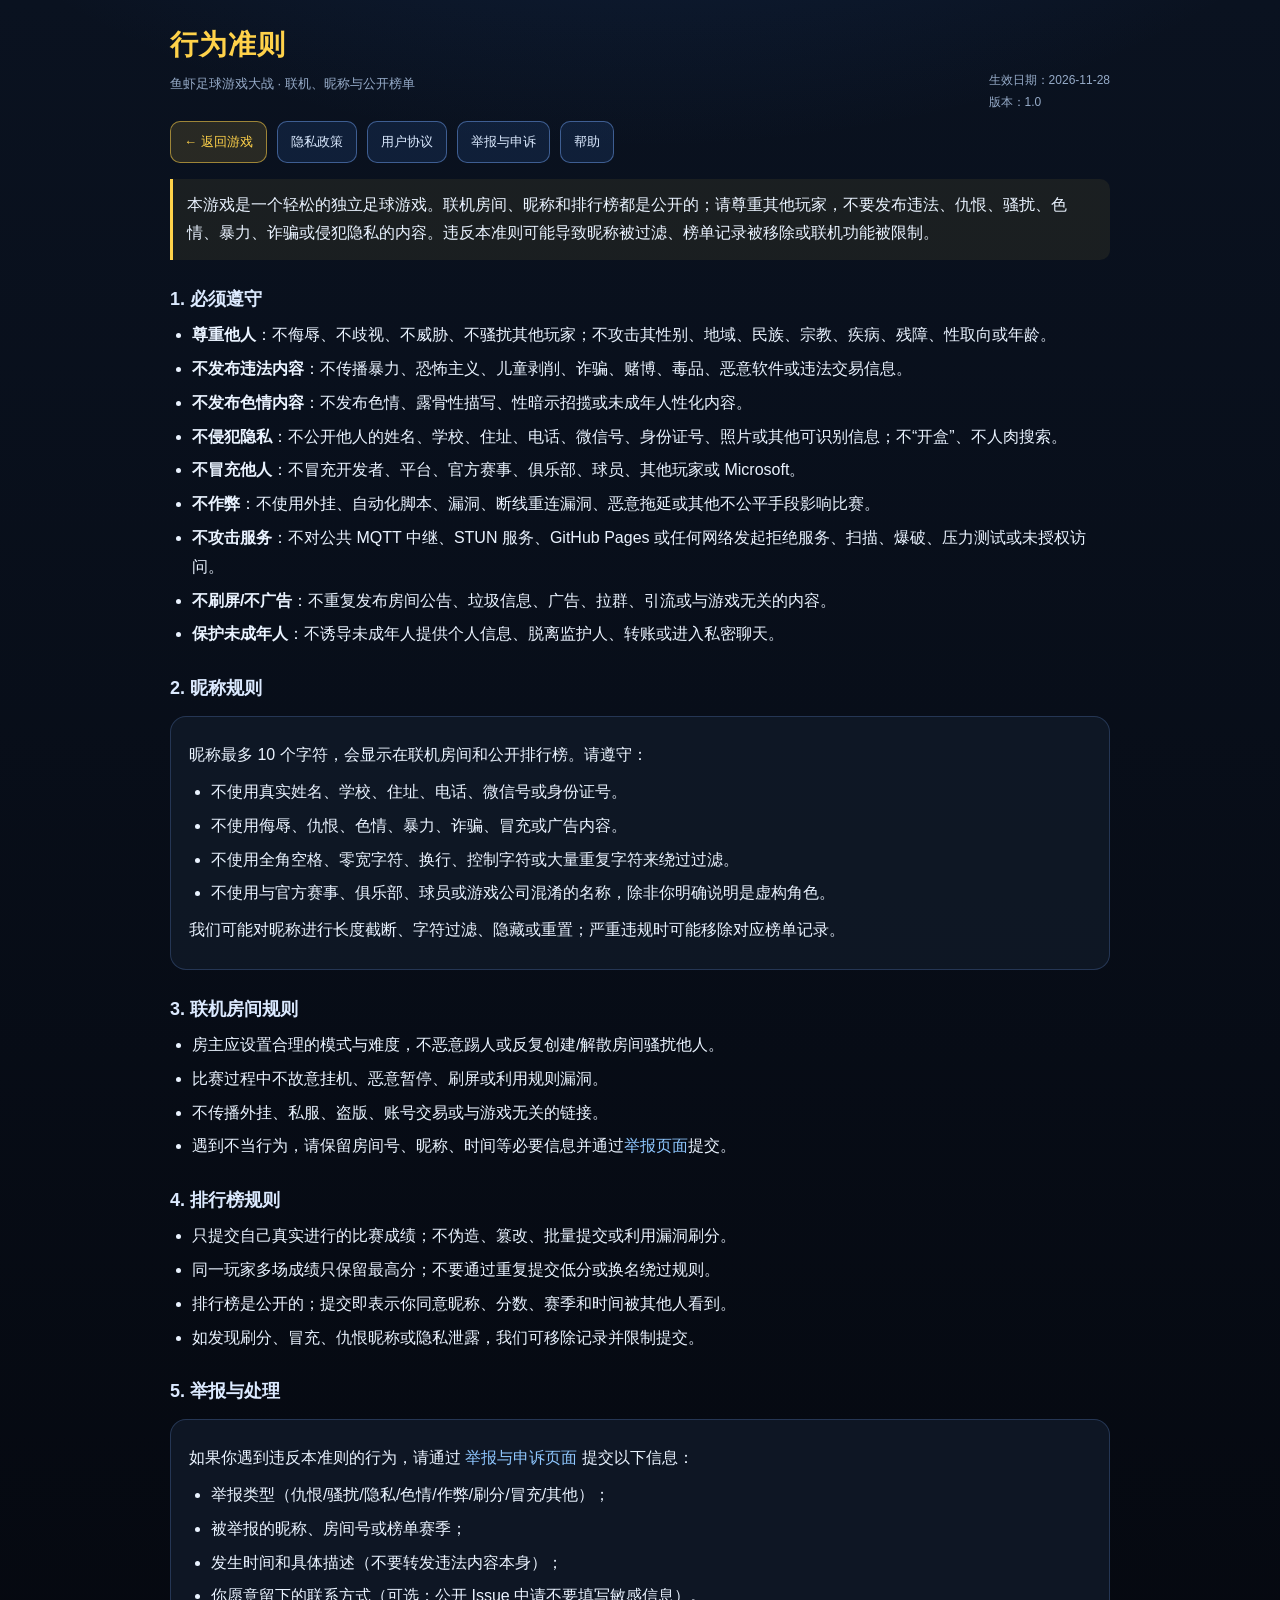
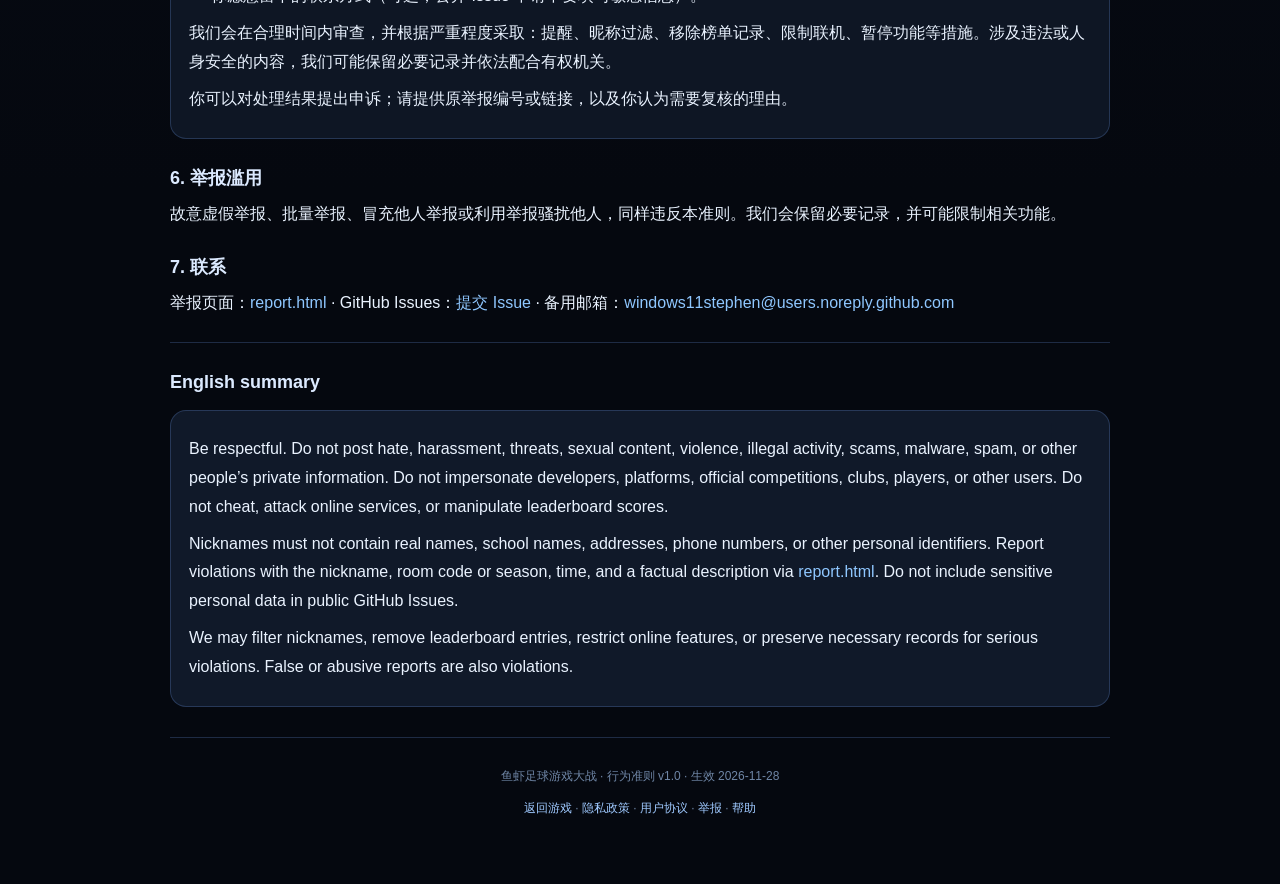
<file: code-of-conduct.html>
<!DOCTYPE html>
<html lang="zh-CN">
<head>
<meta charset="UTF-8">
<meta name="viewport" content="width=device-width,initial-scale=1,viewport-fit=cover">
<meta name="theme-color" content="#0a0e16">
<title>行为准则 · 鱼虾足球游戏大战</title>
<link rel="stylesheet" href="legal.css">
</head>
<body>
<div class="wrap">
  <div class="top">
    <div>
      <h1>行为准则</h1>
      <div class="sub">鱼虾足球游戏大战 · 联机、昵称与公开榜单</div>
    </div>
    <div class="small">生效日期：2026-11-28<br>版本：1.0</div>
  </div>

  <div class="nav">
    <a class="btn gold" href="index.html">← 返回游戏</a>
    <a class="btn" href="privacy.html">隐私政策</a>
    <a class="btn" href="terms.html">用户协议</a>
    <a class="btn" href="report.html">举报与申诉</a>
    <a class="btn" href="support.html">帮助</a>
  </div>

  <div class="notice">
    本游戏是一个轻松的独立足球游戏。联机房间、昵称和排行榜都是公开的；请尊重其他玩家，不要发布违法、仇恨、骚扰、色情、暴力、诈骗或侵犯隐私的内容。违反本准则可能导致昵称被过滤、榜单记录被移除或联机功能被限制。
  </div>

  <h2>1. 必须遵守</h2>
  <ul>
    <li><b>尊重他人</b>：不侮辱、不歧视、不威胁、不骚扰其他玩家；不攻击其性别、地域、民族、宗教、疾病、残障、性取向或年龄。</li>
    <li><b>不发布违法内容</b>：不传播暴力、恐怖主义、儿童剥削、诈骗、赌博、毒品、恶意软件或违法交易信息。</li>
    <li><b>不发布色情内容</b>：不发布色情、露骨性描写、性暗示招揽或未成年人性化内容。</li>
    <li><b>不侵犯隐私</b>：不公开他人的姓名、学校、住址、电话、微信号、身份证号、照片或其他可识别信息；不“开盒”、不人肉搜索。</li>
    <li><b>不冒充他人</b>：不冒充开发者、平台、官方赛事、俱乐部、球员、其他玩家或 Microsoft。</li>
    <li><b>不作弊</b>：不使用外挂、自动化脚本、漏洞、断线重连漏洞、恶意拖延或其他不公平手段影响比赛。</li>
    <li><b>不攻击服务</b>：不对公共 MQTT 中继、STUN 服务、GitHub Pages 或任何网络发起拒绝服务、扫描、爆破、压力测试或未授权访问。</li>
    <li><b>不刷屏/不广告</b>：不重复发布房间公告、垃圾信息、广告、拉群、引流或与游戏无关的内容。</li>
    <li><b>保护未成年人</b>：不诱导未成年人提供个人信息、脱离监护人、转账或进入私密聊天。</li>
  </ul>

  <h2>2. 昵称规则</h2>
  <div class="card">
    <p>昵称最多 10 个字符，会显示在联机房间和公开排行榜。请遵守：</p>
    <ul>
      <li>不使用真实姓名、学校、住址、电话、微信号或身份证号。</li>
      <li>不使用侮辱、仇恨、色情、暴力、诈骗、冒充或广告内容。</li>
      <li>不使用全角空格、零宽字符、换行、控制字符或大量重复字符来绕过过滤。</li>
      <li>不使用与官方赛事、俱乐部、球员或游戏公司混淆的名称，除非你明确说明是虚构角色。</li>
    </ul>
    <p>我们可能对昵称进行长度截断、字符过滤、隐藏或重置；严重违规时可能移除对应榜单记录。</p>
  </div>

  <h2>3. 联机房间规则</h2>
  <ul>
    <li>房主应设置合理的模式与难度，不恶意踢人或反复创建/解散房间骚扰他人。</li>
    <li>比赛过程中不故意挂机、恶意暂停、刷屏或利用规则漏洞。</li>
    <li>不传播外挂、私服、盗版、账号交易或与游戏无关的链接。</li>
    <li>遇到不当行为，请保留房间号、昵称、时间等必要信息并通过<a href="report.html">举报页面</a>提交。</li>
  </ul>

  <h2>4. 排行榜规则</h2>
  <ul>
    <li>只提交自己真实进行的比赛成绩；不伪造、篡改、批量提交或利用漏洞刷分。</li>
    <li>同一玩家多场成绩只保留最高分；不要通过重复提交低分或换名绕过规则。</li>
    <li>排行榜是公开的；提交即表示你同意昵称、分数、赛季和时间被其他人看到。</li>
    <li>如发现刷分、冒充、仇恨昵称或隐私泄露，我们可移除记录并限制提交。</li>
  </ul>

  <h2>5. 举报与处理</h2>
  <div class="card">
    <p>如果你遇到违反本准则的行为，请通过 <a href="report.html">举报与申诉页面</a> 提交以下信息：</p>
    <ul>
      <li>举报类型（仇恨/骚扰/隐私/色情/作弊/刷分/冒充/其他）；</li>
      <li>被举报的昵称、房间号或榜单赛季；</li>
      <li>发生时间和具体描述（不要转发违法内容本身）；</li>
      <li>你愿意留下的联系方式（可选；公开 Issue 中请不要填写敏感信息）。</li>
    </ul>
    <p>我们会在合理时间内审查，并根据严重程度采取：提醒、昵称过滤、移除榜单记录、限制联机、暂停功能等措施。涉及违法或人身安全的内容，我们可能保留必要记录并依法配合有权机关。</p>
    <p>你可以对处理结果提出申诉；请提供原举报编号或链接，以及你认为需要复核的理由。</p>
  </div>

  <h2>6. 举报滥用</h2>
  <p>故意虚假举报、批量举报、冒充他人举报或利用举报骚扰他人，同样违反本准则。我们会保留必要记录，并可能限制相关功能。</p>

  <h2>7. 联系</h2>
  <p>举报页面：<a href="report.html">report.html</a> · GitHub Issues：<a href="https://github.com/windows11stephen/3dfootballgamessmallfishfishVSsmallshrimpshrimp/issues" target="_blank" rel="noopener">提交 Issue</a> · 备用邮箱：<a href="mailto:windows11stephen@users.noreply.github.com">windows11stephen@users.noreply.github.com</a></p>

  <div class="divider"></div>

  <h2 id="english">English summary</h2>
  <div class="card soft">
    <p>Be respectful. Do not post hate, harassment, threats, sexual content, violence, illegal activity, scams, malware, spam, or other people’s private information. Do not impersonate developers, platforms, official competitions, clubs, players, or other users. Do not cheat, attack online services, or manipulate leaderboard scores.</p>
    <p>Nicknames must not contain real names, school names, addresses, phone numbers, or other personal identifiers. Report violations with the nickname, room code or season, time, and a factual description via <a href="report.html">report.html</a>. Do not include sensitive personal data in public GitHub Issues.</p>
    <p>We may filter nicknames, remove leaderboard entries, restrict online features, or preserve necessary records for serious violations. False or abusive reports are also violations.</p>
  </div>

  <div class="footer">
    <p>鱼虾足球游戏大战 · 行为准则 v1.0 · 生效 2026-11-28</p>
    <p><a href="index.html">返回游戏</a> · <a href="privacy.html">隐私政策</a> · <a href="terms.html">用户协议</a> · <a href="report.html">举报</a> · <a href="support.html">帮助</a></p>
  </div>
</div>
</body>
</html>
</file>
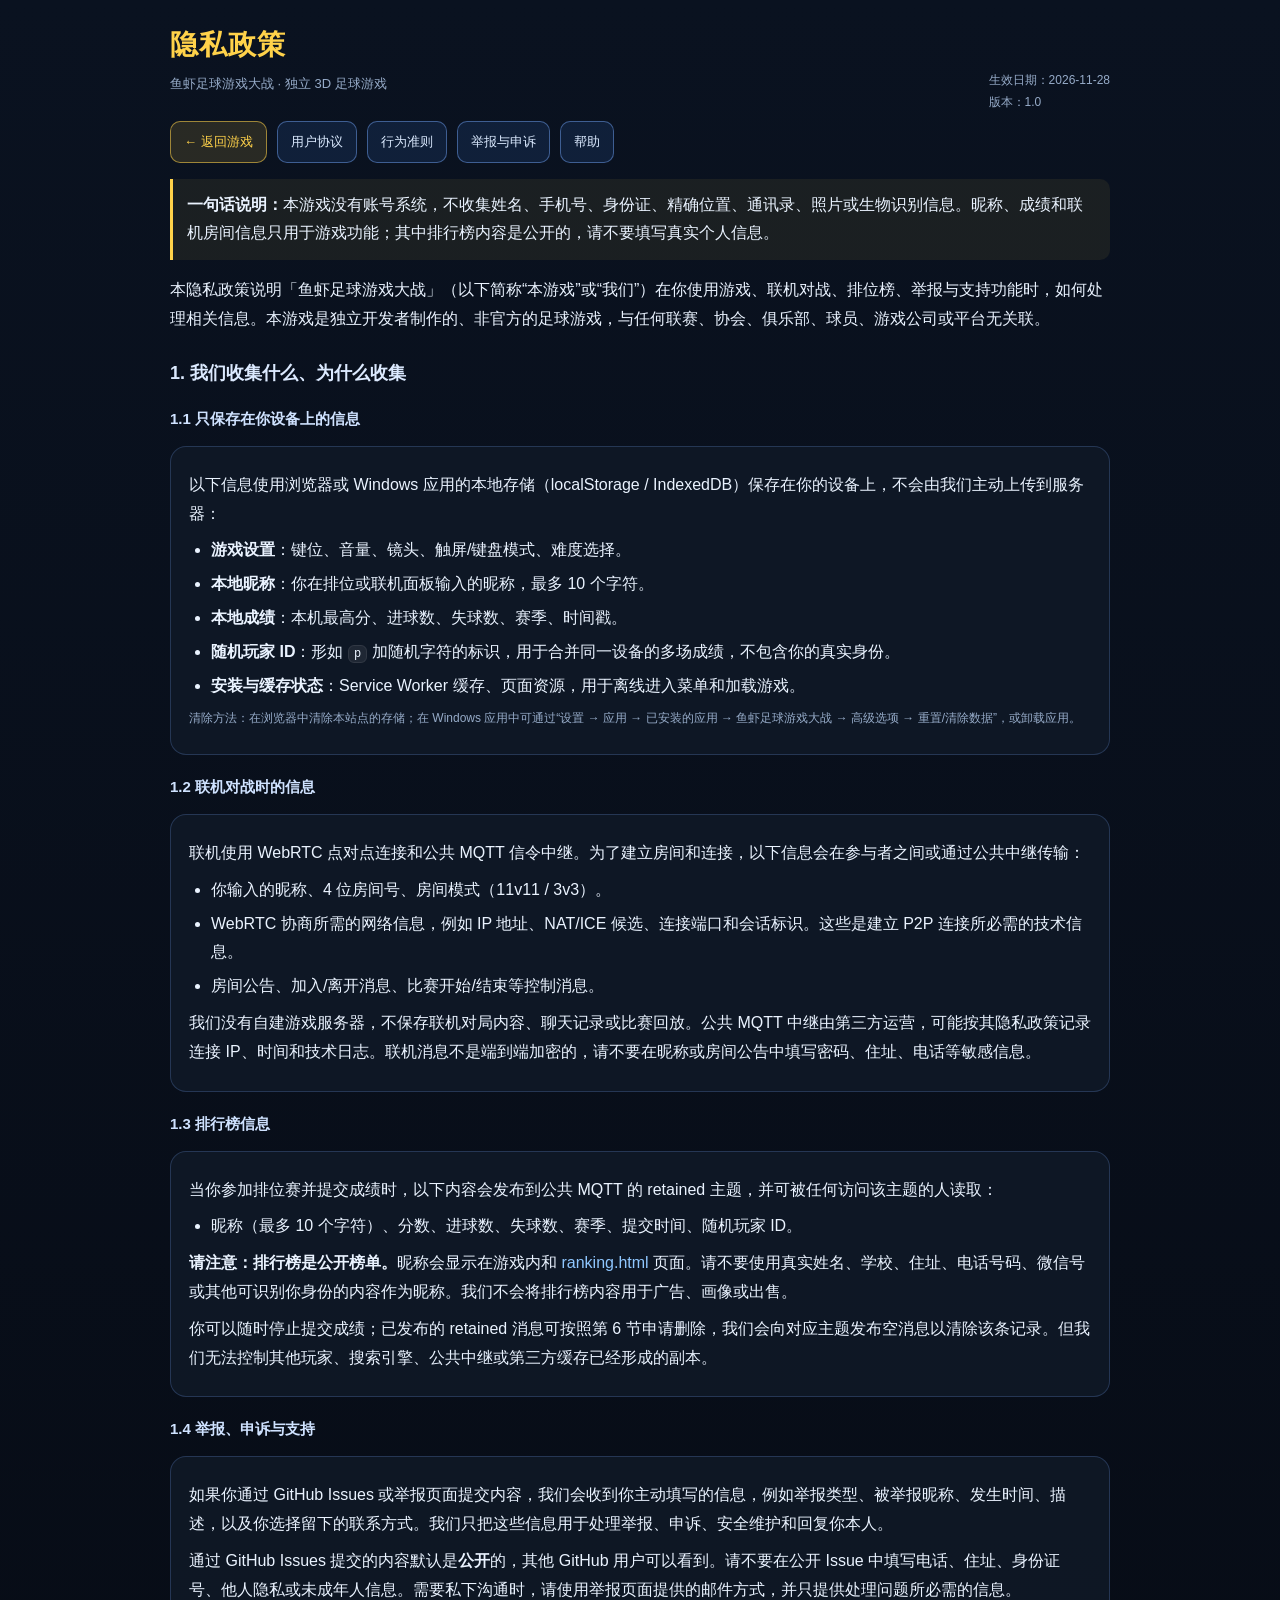
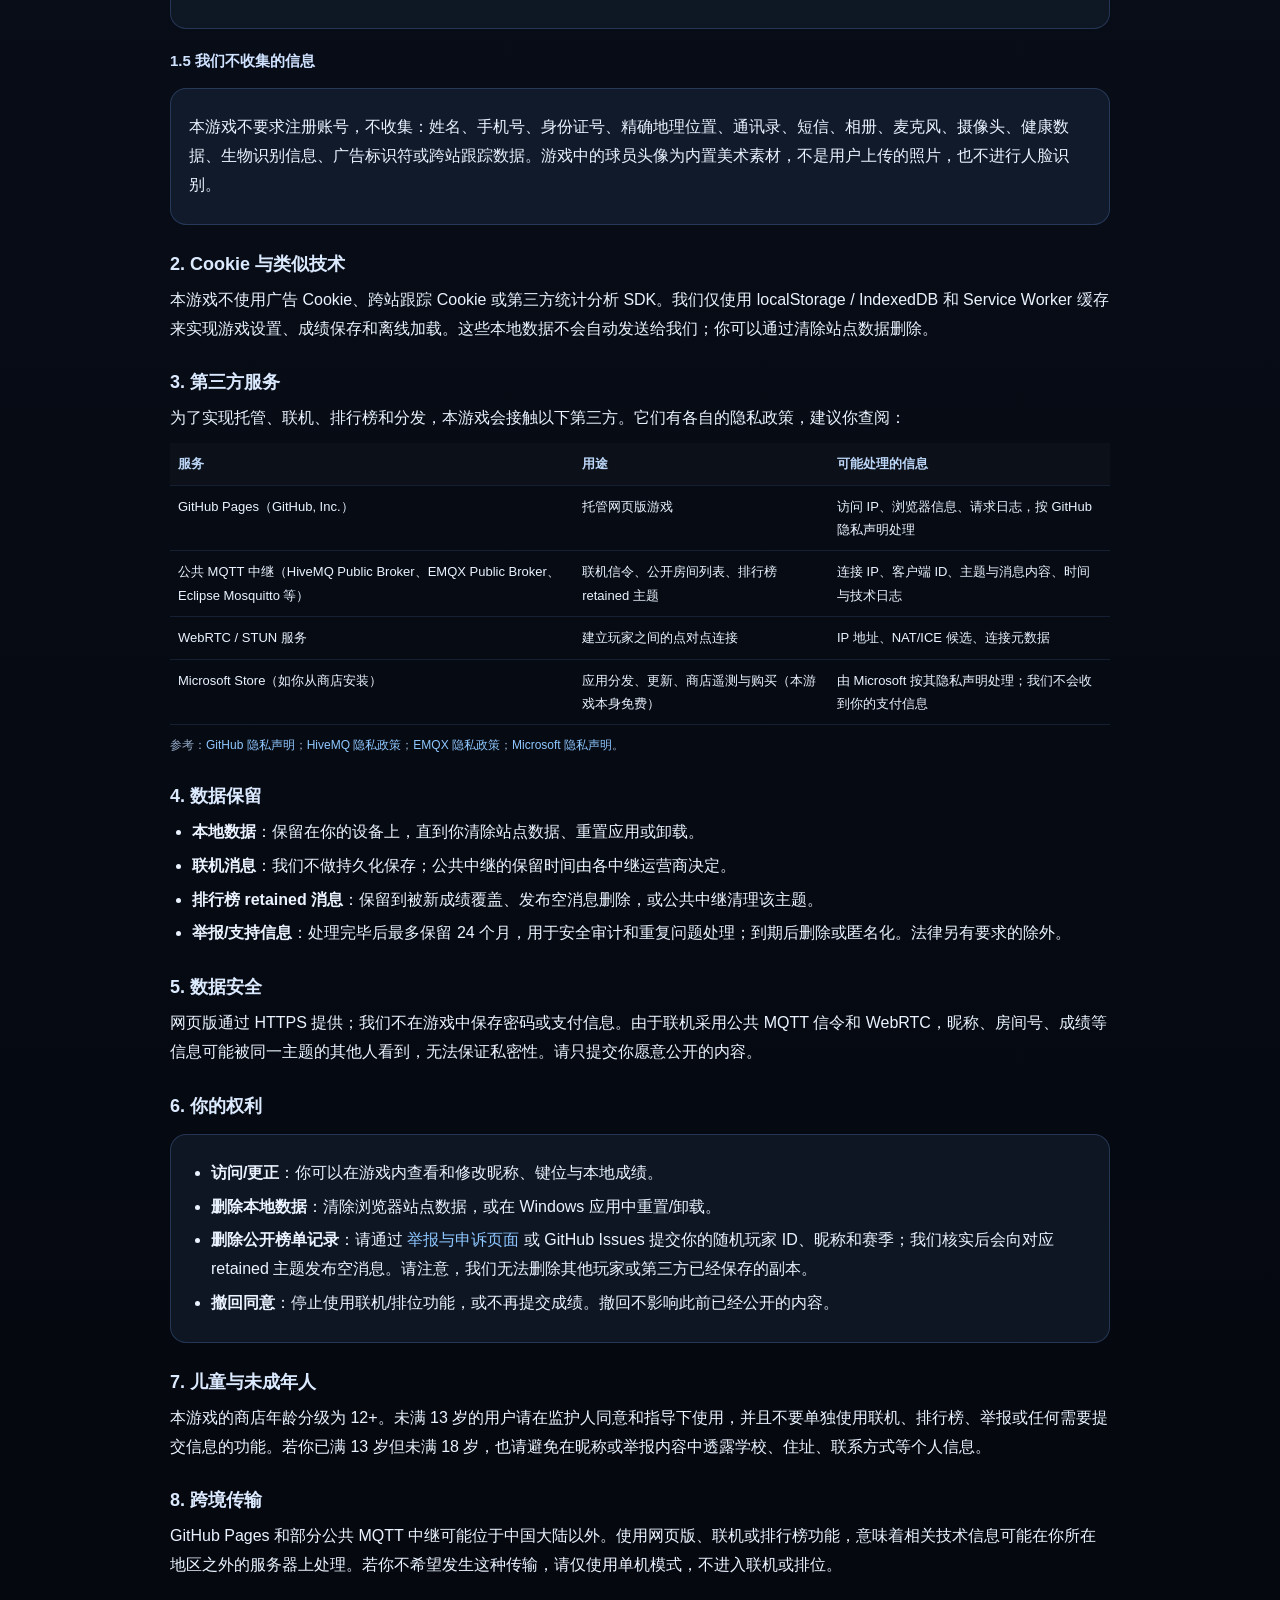
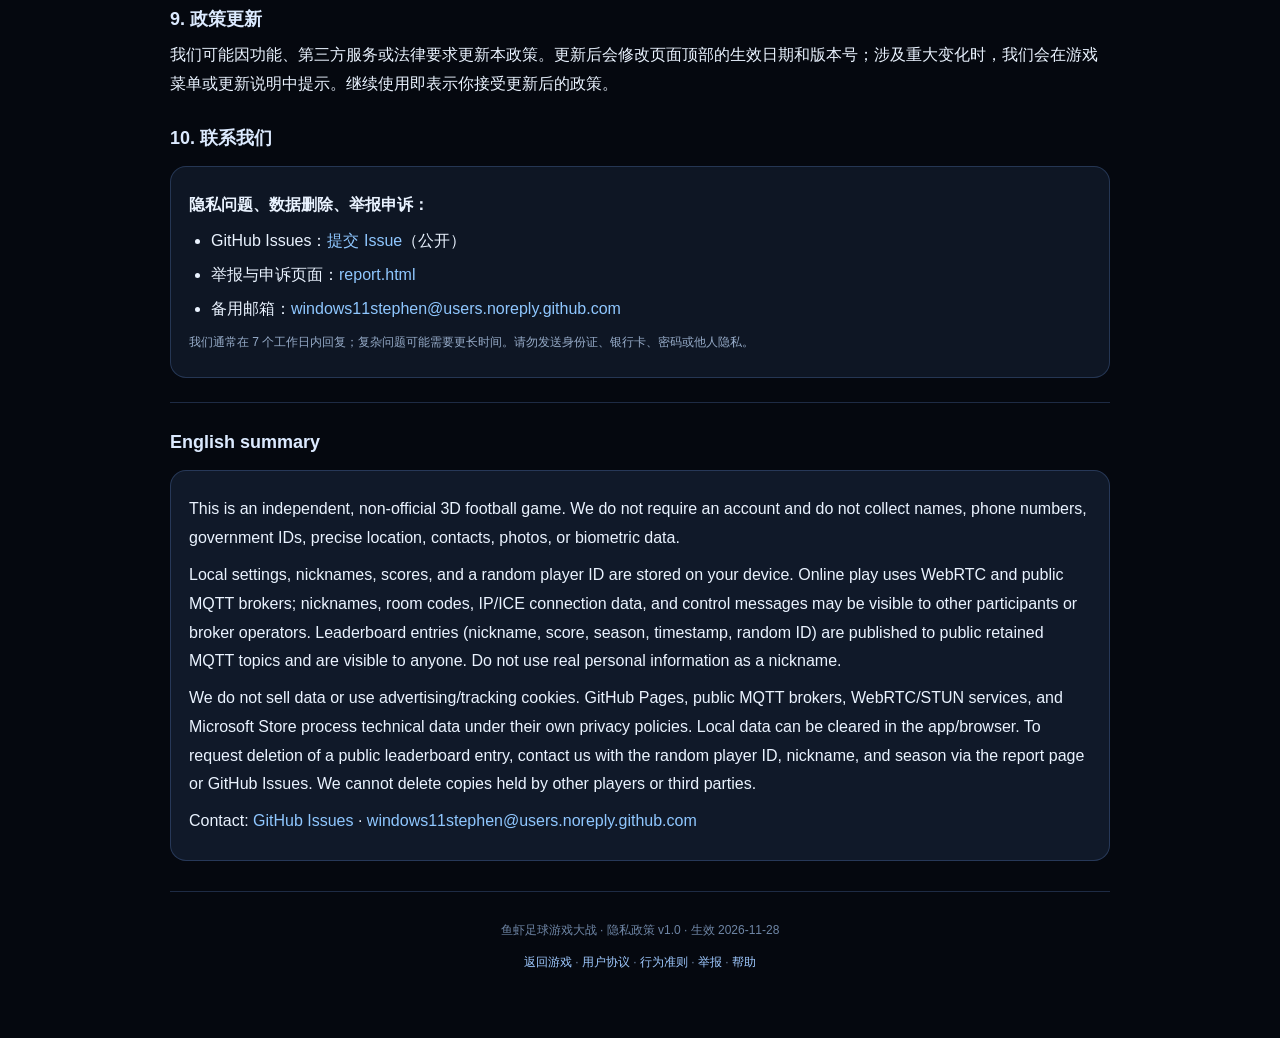
<file: privacy.html>
<!DOCTYPE html>
<html lang="zh-CN">
<head>
<meta charset="UTF-8">
<meta name="viewport" content="width=device-width,initial-scale=1,viewport-fit=cover">
<meta name="theme-color" content="#0a0e16">
<title>隐私政策 · 鱼虾足球游戏大战</title>
<link rel="stylesheet" href="legal.css">
</head>
<body>
<div class="wrap">
  <div class="top">
    <div>
      <h1>隐私政策</h1>
      <div class="sub">鱼虾足球游戏大战 · 独立 3D 足球游戏</div>
    </div>
    <div class="small">生效日期：2026-11-28<br>版本：1.0</div>
  </div>

  <div class="nav">
    <a class="btn gold" href="index.html">← 返回游戏</a>
    <a class="btn" href="terms.html">用户协议</a>
    <a class="btn" href="code-of-conduct.html">行为准则</a>
    <a class="btn" href="report.html">举报与申诉</a>
    <a class="btn" href="support.html">帮助</a>
  </div>

  <div class="notice">
    <b>一句话说明：</b>本游戏没有账号系统，不收集姓名、手机号、身份证、精确位置、通讯录、照片或生物识别信息。昵称、成绩和联机房间信息只用于游戏功能；其中排行榜内容是公开的，请不要填写真实个人信息。
  </div>

  <p>本隐私政策说明「鱼虾足球游戏大战」（以下简称“本游戏”或“我们”）在你使用游戏、联机对战、排位榜、举报与支持功能时，如何处理相关信息。本游戏是独立开发者制作的、非官方的足球游戏，与任何联赛、协会、俱乐部、球员、游戏公司或平台无关联。</p>

  <h2>1. 我们收集什么、为什么收集</h2>

  <h3>1.1 只保存在你设备上的信息</h3>
  <div class="card">
    <p>以下信息使用浏览器或 Windows 应用的本地存储（localStorage / IndexedDB）保存在你的设备上，不会由我们主动上传到服务器：</p>
    <ul>
      <li><b>游戏设置</b>：键位、音量、镜头、触屏/键盘模式、难度选择。</li>
      <li><b>本地昵称</b>：你在排位或联机面板输入的昵称，最多 10 个字符。</li>
      <li><b>本地成绩</b>：本机最高分、进球数、失球数、赛季、时间戳。</li>
      <li><b>随机玩家 ID</b>：形如 <code>p</code> 加随机字符的标识，用于合并同一设备的多场成绩，不包含你的真实身份。</li>
      <li><b>安装与缓存状态</b>：Service Worker 缓存、页面资源，用于离线进入菜单和加载游戏。</li>
    </ul>
    <p class="small">清除方法：在浏览器中清除本站点的存储；在 Windows 应用中可通过“设置 → 应用 → 已安装的应用 → 鱼虾足球游戏大战 → 高级选项 → 重置/清除数据”，或卸载应用。</p>
  </div>

  <h3>1.2 联机对战时的信息</h3>
  <div class="card">
    <p>联机使用 WebRTC 点对点连接和公共 MQTT 信令中继。为了建立房间和连接，以下信息会在参与者之间或通过公共中继传输：</p>
    <ul>
      <li>你输入的昵称、4 位房间号、房间模式（11v11 / 3v3）。</li>
      <li>WebRTC 协商所需的网络信息，例如 IP 地址、NAT/ICE 候选、连接端口和会话标识。这些是建立 P2P 连接所必需的技术信息。</li>
      <li>房间公告、加入/离开消息、比赛开始/结束等控制消息。</li>
    </ul>
    <p>我们没有自建游戏服务器，不保存联机对局内容、聊天记录或比赛回放。公共 MQTT 中继由第三方运营，可能按其隐私政策记录连接 IP、时间和技术日志。联机消息不是端到端加密的，请不要在昵称或房间公告中填写密码、住址、电话等敏感信息。</p>
  </div>

  <h3>1.3 排行榜信息</h3>
  <div class="card">
    <p>当你参加排位赛并提交成绩时，以下内容会发布到公共 MQTT 的 retained 主题，并可被任何访问该主题的人读取：</p>
    <ul>
      <li>昵称（最多 10 个字符）、分数、进球数、失球数、赛季、提交时间、随机玩家 ID。</li>
    </ul>
    <p><b>请注意：排行榜是公开榜单。</b>昵称会显示在游戏内和 <a href="ranking.html">ranking.html</a> 页面。请不要使用真实姓名、学校、住址、电话号码、微信号或其他可识别你身份的内容作为昵称。我们不会将排行榜内容用于广告、画像或出售。</p>
    <p>你可以随时停止提交成绩；已发布的 retained 消息可按照第 6 节申请删除，我们会向对应主题发布空消息以清除该条记录。但我们无法控制其他玩家、搜索引擎、公共中继或第三方缓存已经形成的副本。</p>
  </div>

  <h3>1.4 举报、申诉与支持</h3>
  <div class="card">
    <p>如果你通过 GitHub Issues 或举报页面提交内容，我们会收到你主动填写的信息，例如举报类型、被举报昵称、发生时间、描述，以及你选择留下的联系方式。我们只把这些信息用于处理举报、申诉、安全维护和回复你本人。</p>
    <p>通过 GitHub Issues 提交的内容默认是<b>公开</b>的，其他 GitHub 用户可以看到。请不要在公开 Issue 中填写电话、住址、身份证号、他人隐私或未成年人信息。需要私下沟通时，请使用举报页面提供的邮件方式，并只提供处理问题所必需的信息。</p>
  </div>

  <h3>1.5 我们不收集的信息</h3>
  <div class="card soft">
    <p>本游戏不要求注册账号，不收集：姓名、手机号、身份证号、精确地理位置、通讯录、短信、相册、麦克风、摄像头、健康数据、生物识别信息、广告标识符或跨站跟踪数据。游戏中的球员头像为内置美术素材，不是用户上传的照片，也不进行人脸识别。</p>
  </div>

  <h2>2. Cookie 与类似技术</h2>
  <p>本游戏不使用广告 Cookie、跨站跟踪 Cookie 或第三方统计分析 SDK。我们仅使用 localStorage / IndexedDB 和 Service Worker 缓存来实现游戏设置、成绩保存和离线加载。这些本地数据不会自动发送给我们；你可以通过清除站点数据删除。</p>

  <h2>3. 第三方服务</h2>
  <p>为了实现托管、联机、排行榜和分发，本游戏会接触以下第三方。它们有各自的隐私政策，建议你查阅：</p>
  <table>
    <thead><tr><th>服务</th><th>用途</th><th>可能处理的信息</th></tr></thead>
    <tbody>
      <tr><td>GitHub Pages（GitHub, Inc.）</td><td>托管网页版游戏</td><td>访问 IP、浏览器信息、请求日志，按 GitHub 隐私声明处理</td></tr>
      <tr><td>公共 MQTT 中继（HiveMQ Public Broker、EMQX Public Broker、Eclipse Mosquitto 等）</td><td>联机信令、公开房间列表、排行榜 retained 主题</td><td>连接 IP、客户端 ID、主题与消息内容、时间与技术日志</td></tr>
      <tr><td>WebRTC / STUN 服务</td><td>建立玩家之间的点对点连接</td><td>IP 地址、NAT/ICE 候选、连接元数据</td></tr>
      <tr><td>Microsoft Store（如你从商店安装）</td><td>应用分发、更新、商店遥测与购买（本游戏本身免费）</td><td>由 Microsoft 按其隐私声明处理；我们不会收到你的支付信息</td></tr>
    </tbody>
  </table>
  <p class="small">参考：<a href="https://docs.github.com/en/site-policy/privacy-policies/github-privacy-statement" target="_blank" rel="noopener">GitHub 隐私声明</a>；<a href="https://www.hivemq.com/privacy-policy/" target="_blank" rel="noopener">HiveMQ 隐私政策</a>；<a href="https://www.emqx.com/en/privacy-policy" target="_blank" rel="noopener">EMQX 隐私政策</a>；<a href="https://privacy.microsoft.com/privacystatement" target="_blank" rel="noopener">Microsoft 隐私声明</a>。</p>

  <h2>4. 数据保留</h2>
  <ul>
    <li><b>本地数据</b>：保留在你的设备上，直到你清除站点数据、重置应用或卸载。</li>
    <li><b>联机消息</b>：我们不做持久化保存；公共中继的保留时间由各中继运营商决定。</li>
    <li><b>排行榜 retained 消息</b>：保留到被新成绩覆盖、发布空消息删除，或公共中继清理该主题。</li>
    <li><b>举报/支持信息</b>：处理完毕后最多保留 24 个月，用于安全审计和重复问题处理；到期后删除或匿名化。法律另有要求的除外。</li>
  </ul>

  <h2>5. 数据安全</h2>
  <p>网页版通过 HTTPS 提供；我们不在游戏中保存密码或支付信息。由于联机采用公共 MQTT 信令和 WebRTC，昵称、房间号、成绩等信息可能被同一主题的其他人看到，无法保证私密性。请只提交你愿意公开的内容。</p>

  <h2>6. 你的权利</h2>
  <div class="card">
    <ul>
      <li><b>访问/更正</b>：你可以在游戏内查看和修改昵称、键位与本地成绩。</li>
      <li><b>删除本地数据</b>：清除浏览器站点数据，或在 Windows 应用中重置/卸载。</li>
      <li><b>删除公开榜单记录</b>：请通过 <a href="report.html?type=privacy">举报与申诉页面</a> 或 GitHub Issues 提交你的随机玩家 ID、昵称和赛季；我们核实后会向对应 retained 主题发布空消息。请注意，我们无法删除其他玩家或第三方已经保存的副本。</li>
      <li><b>撤回同意</b>：停止使用联机/排位功能，或不再提交成绩。撤回不影响此前已经公开的内容。</li>
    </ul>
  </div>

  <h2>7. 儿童与未成年人</h2>
  <p>本游戏的商店年龄分级为 12+。未满 13 岁的用户请在监护人同意和指导下使用，并且不要单独使用联机、排行榜、举报或任何需要提交信息的功能。若你已满 13 岁但未满 18 岁，也请避免在昵称或举报内容中透露学校、住址、联系方式等个人信息。</p>

  <h2>8. 跨境传输</h2>
  <p>GitHub Pages 和部分公共 MQTT 中继可能位于中国大陆以外。使用网页版、联机或排行榜功能，意味着相关技术信息可能在你所在地区之外的服务器上处理。若你不希望发生这种传输，请仅使用单机模式，不进入联机或排位。</p>

  <h2>9. 政策更新</h2>
  <p>我们可能因功能、第三方服务或法律要求更新本政策。更新后会修改页面顶部的生效日期和版本号；涉及重大变化时，我们会在游戏菜单或更新说明中提示。继续使用即表示你接受更新后的政策。</p>

  <h2>10. 联系我们</h2>
  <div class="card">
    <p><b>隐私问题、数据删除、举报申诉：</b></p>
    <ul>
      <li>GitHub Issues：<a href="https://github.com/windows11stephen/3dfootballgamessmallfishfishVSsmallshrimpshrimp/issues" target="_blank" rel="noopener">提交 Issue</a>（公开）</li>
      <li>举报与申诉页面：<a href="report.html">report.html</a></li>
      <li>备用邮箱：<a href="mailto:windows11stephen@users.noreply.github.com">windows11stephen@users.noreply.github.com</a></li>
    </ul>
    <p class="small">我们通常在 7 个工作日内回复；复杂问题可能需要更长时间。请勿发送身份证、银行卡、密码或他人隐私。</p>
  </div>

  <div class="divider"></div>

  <h2 id="english">English summary</h2>
  <div class="card soft">
    <p>This is an independent, non-official 3D football game. We do not require an account and do not collect names, phone numbers, government IDs, precise location, contacts, photos, or biometric data.</p>
    <p>Local settings, nicknames, scores, and a random player ID are stored on your device. Online play uses WebRTC and public MQTT brokers; nicknames, room codes, IP/ICE connection data, and control messages may be visible to other participants or broker operators. Leaderboard entries (nickname, score, season, timestamp, random ID) are published to public retained MQTT topics and are visible to anyone. Do not use real personal information as a nickname.</p>
    <p>We do not sell data or use advertising/tracking cookies. GitHub Pages, public MQTT brokers, WebRTC/STUN services, and Microsoft Store process technical data under their own privacy policies. Local data can be cleared in the app/browser. To request deletion of a public leaderboard entry, contact us with the random player ID, nickname, and season via the report page or GitHub Issues. We cannot delete copies held by other players or third parties.</p>
    <p>Contact: <a href="https://github.com/windows11stephen/3dfootballgamessmallfishfishVSsmallshrimpshrimp/issues" target="_blank" rel="noopener">GitHub Issues</a> · <a href="mailto:windows11stephen@users.noreply.github.com">windows11stephen@users.noreply.github.com</a></p>
  </div>

  <div class="footer">
    <p>鱼虾足球游戏大战 · 隐私政策 v1.0 · 生效 2026-11-28</p>
    <p><a href="index.html">返回游戏</a> · <a href="terms.html">用户协议</a> · <a href="code-of-conduct.html">行为准则</a> · <a href="report.html">举报</a> · <a href="support.html">帮助</a></p>
  </div>
</div>
</body>
</html>
</file>
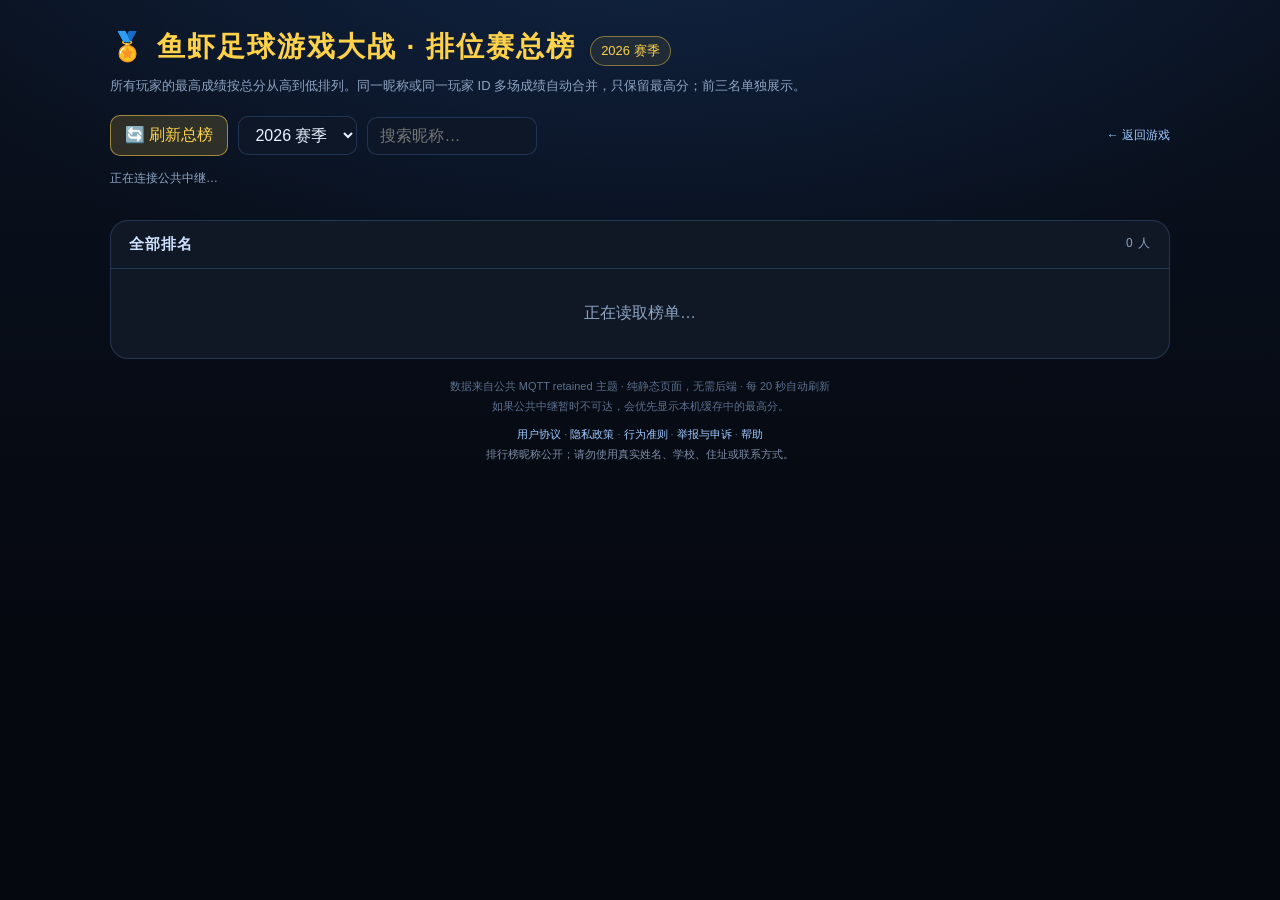
<file: ranking.html>
<!DOCTYPE html>
<html lang="zh-CN">
<head>
<meta charset="UTF-8">
<meta name="viewport" content="width=device-width, initial-scale=1.0">
<title>鱼虾足球游戏大战 · 排位赛总榜</title>
<style>
  :root{
    --bg:#080d16; --panel:rgba(18,25,40,.92); --line:rgba(120,170,255,.20);
    --text:#eaf3ff; --dim:#8ea4c3; --gold:#ffd24a; --green:#35e08a; --red:#ff6b6b;
  }
  *{box-sizing:border-box}
  body{margin:0;background:
    radial-gradient(1100px 600px at 50% -10%, rgba(40,100,190,.22), transparent 70%),
    linear-gradient(180deg,#0a1220,#05080f 70%);
    color:var(--text);font-family:-apple-system,BlinkMacSystemFont,"Segoe UI","Microsoft YaHei",sans-serif;min-height:100vh}
  .wrap{max-width:1100px;margin:0 auto;padding:28px 20px 60px}
  .top{display:flex;align-items:flex-end;gap:14px;flex-wrap:wrap;margin-bottom:6px}
  h1{font-size:28px;letter-spacing:2px;margin:0;color:var(--gold)}
  .season-badge{font-size:13px;padding:5px 10px;border:1px solid rgba(255,210,74,.45);border-radius:999px;color:var(--gold);background:rgba(255,210,74,.08)}
  .sub{color:var(--dim);font-size:13px;line-height:1.8;margin:8px 0 18px}
  .toolbar{display:flex;gap:10px;align-items:center;flex-wrap:wrap;margin-bottom:14px}
  button,select,input{font:inherit}
  button{cursor:pointer;border:1px solid rgba(120,170,255,.45);background:rgba(60,120,220,.14);color:#dbeaff;border-radius:10px;padding:9px 14px}
  button:hover{background:rgba(60,120,220,.28)}
  button.primary{border-color:rgba(255,210,74,.55);background:rgba(255,210,74,.15);color:var(--gold)}
  select,input{background:#0d1728;border:1px solid var(--line);color:var(--text);border-radius:10px;padding:9px 12px;outline:none}
  .status{min-height:20px;color:var(--dim);font-size:12px;margin:6px 0 12px}
  .cards{display:grid;grid-template-columns:repeat(3,minmax(0,1fr));gap:12px;margin-bottom:18px}
  .card{background:var(--panel);border:1px solid var(--line);border-radius:16px;padding:16px;position:relative;overflow:hidden}
  .card:before{content:"";position:absolute;inset:0 0 auto;height:2px;background:linear-gradient(90deg,transparent,var(--gold),transparent);opacity:.6}
  .card .rk{font-size:12px;color:var(--dim)}
  .card .nm{font-size:20px;font-weight:800;margin:6px 0 2px;white-space:nowrap;overflow:hidden;text-overflow:ellipsis}
  .card .pts{font-size:26px;font-weight:900;color:var(--gold)}
  .card .meta{font-size:12px;color:var(--dim);margin-top:4px}
  .card.p1{border-color:rgba(255,210,74,.55);box-shadow:0 0 32px rgba(255,210,74,.10)}
  .card.p2{border-color:rgba(190,210,240,.45)}
  .card.p3{border-color:rgba(220,160,90,.42)}
  .panel{background:var(--panel);border:1px solid var(--line);border-radius:18px;overflow:hidden}
  .panel h2{font-size:15px;letter-spacing:1px;margin:0;padding:14px 18px;border-bottom:1px solid var(--line);color:#cfe1ff;display:flex;justify-content:space-between;gap:10px;flex-wrap:wrap}
  .panel h2 span{font-size:12px;color:var(--dim);font-weight:400}
  .table{width:100%;border-collapse:collapse}
  .table th,.table td{padding:11px 14px;text-align:left;border-bottom:1px solid rgba(120,170,255,.09);font-size:13px}
  .table th{color:var(--dim);font-weight:600;background:rgba(255,255,255,.02);position:sticky;top:0}
  .table tr:last-child td{border-bottom:0}
  .table .num{font-variant-numeric:tabular-nums;white-space:nowrap}
  .table .rank{width:58px;color:var(--dim)}
  .table .name{font-weight:700}
  .table .score{color:var(--gold);font-weight:900}
  .table .top1 td{background:rgba(255,210,74,.055)}
  .table .top2 td{background:rgba(190,210,240,.035)}
  .table .top3 td{background:rgba(220,160,90,.03)}
  .empty{padding:30px 18px;color:var(--dim);text-align:center;line-height:1.8}
  .foot{color:#5d708e;font-size:11px;margin-top:18px;line-height:1.8;text-align:center}
  a{color:#9fc9ff;text-decoration:none}
  @media(max-width:720px){
    .wrap{padding:18px 12px 40px}
    h1{font-size:22px}
    .cards{grid-template-columns:1fr}
    .table th,.table td{padding:9px 8px;font-size:12px}
    .table .rank{width:42px}
    .table .hide-sm{display:none}
  }
</style>
</head>
<body>
<div class="wrap">
  <div class="top">
    <h1>🏅 鱼虾足球游戏大战 · 排位赛总榜</h1>
    <span class="season-badge" id="seasonBadge">2026 赛季</span>
  </div>
  <div class="sub">所有玩家的最高成绩按总分从高到低排列。同一昵称或同一玩家 ID 多场成绩自动合并，只保留最高分；前三名单独展示。</div>
  <div class="toolbar">
    <button class="primary" id="refreshBtn">🔄 刷新总榜</button>
    <select id="seasonSelect" title="赛季">
      <option value="2026">2026 赛季</option>
      <option value="all">全部赛季</option>
    </select>
    <input id="q" placeholder="搜索昵称…" style="width:170px">
    <a href="index.html" style="margin-left:auto;font-size:12px">← 返回游戏</a>
  </div>
  <div class="status" id="status">正在连接公共中继…</div>
  <div class="cards" id="cards"></div>
  <div class="panel">
    <h2>全部排名 <span id="count">0 人</span></h2>
    <div id="listBox"><div class="empty">正在读取榜单…</div></div>
  </div>
  <div class="foot">
    数据来自公共 MQTT retained 主题 · 纯静态页面，无需后端 · 每 20 秒自动刷新<br>
    如果公共中继暂时不可达，会优先显示本机缓存中的最高分。<br>
    <span style="display:inline-block;margin-top:8px">
      <a href="terms.html">用户协议</a> ·
      <a href="privacy.html">隐私政策</a> ·
      <a href="code-of-conduct.html">行为准则</a> ·
      <a href="report.html?type=online">举报与申诉</a> ·
      <a href="support.html">帮助</a>
    </span><br>
    <span style="color:#7f8ea8">排行榜昵称公开；请勿使用真实姓名、学校、住址或联系方式。</span>
  </div>
</div>

<script>
(function(){
  'use strict';
  var NS = 'zhujcup2026/rank/';
  var BROKERS = [
    'wss://broker.hivemq.com:8884/mqtt',
    'wss://broker.emqx.io:8084/mqtt',
    'wss://broker-cn.emqx.io:8084/mqtt',
    'wss://mqtt.eclipseprojects.io/mqtt',
    'wss://test.mosquitto.org:8081/mqtt',
    'wss://broker.mqttdashboard.com:8000/mqtt'
  ];
  var currentSeason = String(new Date().getFullYear());
  var seasonMode = '2026';
  var entries = {};
  var clients = [];
  var refreshing = false;
  var finishTimer = 0;
  var lastRefreshAt = 0;
  var lastBrokerCount = 0;

  function $(id){ return document.getElementById(id); }
  function esc(s){ return String(s==null?'':s).replace(/[<>&"]/g,function(c){return c==='<'?'&lt;':c==='>'?'&gt;':c==='&'?'&amp;':'&quot;';}); }
  function fmtDate(t){
    if(!t) return '—';
    try{ return new Date(t).toLocaleString('zh-CN',{year:'numeric',month:'2-digit',day:'2-digit',hour:'2-digit',minute:'2-digit'}); }catch(_){ return '—'; }
  }
  function seasonOf(x){ return String(x && x.s || ''); }

  // ---------- 最小 MQTT over WebSocket 客户端 ----------
  var ENC = new TextEncoder(), DEC = new TextDecoder();
  function strBytes(s){ var a=ENC.encode(s), l=new Uint8Array(2); l[0]=(a.length>>8)&255; l[1]=a.length&255; return [l,a]; }
  function encVarLen(n){
    var out=[];
    do{ var d=n&127; n>>=7; if(n) d|=128; out.push(d); }while(n);
    return new Uint8Array(out);
  }
  function mkPacket(header, parts){
    var body=[]; for(var i=0;i<parts.length;i++) body.push(parts[i]);
    var len=0; for(var j=0;j<body.length;j++) len+=body[j].length;
    var head=new Uint8Array([header]); var l=encVarLen(len);
    var all=new Uint8Array(1+l.length+len); all.set(head,0); all.set(l,1);
    var off=1+l.length; for(var k=0;k<body.length;k++){ all.set(body[k],off); off+=body[k].length; }
    return all;
  }
  function MiniMQTT(url, clientId){
    this.url=url; this.clientId=clientId; this.ws=null; this.buf=new Uint8Array(0);
    this.connected=false; this.onmsg=null; this.pid=1;
  }
  MiniMQTT.prototype.connect=function(timeoutMs){
    var self=this;
    return new Promise(function(resolve,reject){
      var settled=false, ws;
      try{ ws=new WebSocket(self.url,['mqtt']); }catch(e){ return reject(e); }
      self.ws=ws; ws.binaryType='arraybuffer';
      var timer=setTimeout(function(){ if(!settled){ settled=true; try{ws.close();}catch(_){}; reject(new Error('连接超时')); } },timeoutMs||8000);
      ws.onopen=function(){
        var id=strBytes(self.clientId);
        ws.send(mkPacket(0x10,[new Uint8Array([0,4]),ENC.encode('MQTT'),new Uint8Array([4,2,0,0x3C]),id]));
      };
      ws.onerror=function(){};
      ws.onclose=function(){ clearTimeout(timer); self.connected=false; if(!settled){ settled=true; reject(new Error('WebSocket 已关闭')); } };
      ws.onmessage=function(ev){
        if(!(ev.data instanceof ArrayBuffer)) return;
        self._feed(new Uint8Array(ev.data),function(){
          if(!settled){ settled=true; clearTimeout(timer); self.connected=true; resolve(self); }
        });
      };
    });
  };
  MiniMQTT.prototype._feed=function(bytes,onConnack){
    var merged=new Uint8Array(this.buf.length+bytes.length);
    merged.set(this.buf,0); merged.set(bytes,this.buf.length);
    var buf=merged;
    while(buf.length>=2){
      var len=0,mul=1,i=1,ok=false;
      while(i<buf.length){
        var d=buf[i++]; len+=(d&127)*mul; mul*=128;
        if((d&128)===0){ ok=true; break; }
        if(mul>1e7) break;
      }
      if(!ok) break;
      var headerEnd=i,total=headerEnd+len;
      if(buf.length<total) break;
      var first=buf[0],body=buf.subarray(headerEnd,total);
      buf=buf.subarray(total);
      if(first===0x20){ if(onConnack) onConnack(); continue; }
      if(first===0x90 || first===0xD0) continue;
      if((first&0xF0)===0x30){
        var off=((first&0x06)!==0)?2:0;
        if(body.length<off+2) continue;
        var tl=(body[off]<<8)|body[off+1];
        var topic=DEC.decode(body.subarray(off+2,off+2+tl));
        var payload=DEC.decode(body.subarray(off+2+tl));
        if(this.onmsg) this.onmsg(topic,payload);
      }
    }
    this.buf=buf;
  };
  MiniMQTT.prototype.subscribe=function(topic){
    var pid=(this.pid++ & 0xFFFF)||1;
    try{ this.ws.send(mkPacket(0x82,[new Uint8Array([(pid>>8)&255,pid&255]),strBytes(topic)[0],strBytes(topic)[1],new Uint8Array([0])])); }catch(_){}
  };
  MiniMQTT.prototype.close=function(){ try{ this.ws.close(); }catch(_){} };

  // ---------- 榜单 ----------
  function parseEntry(topic,payload){
    try{
      var o=JSON.parse(payload); if(!o || !o.id || typeof o.p!=='number' || !isFinite(o.p)) return null;
      o.p=Math.max(0,Math.min(9999,Math.round(o.p)));
      o.g=Math.max(0,Math.min(99,+o.g||0)); o.c=Math.max(0,Math.min(99,+o.c||0));
      o.n=String(o.n||'匿名').slice(0,10); o.t=+o.t||0;
      o.s=String(o.s||currentSeason);
      return o;
    }catch(_){ return null; }
  }
  function addEntry(o){
    if(!o) return;
    if(seasonMode!=='all' && seasonOf(o)!==currentSeason) return;
    var key=o.id;
    if(!entries[key] || o.p>entries[key].p || (o.p===entries[key].p && o.g>entries[key].g)) entries[key]=o;
  }
  function readLocal(){
    try{
      var a=JSON.parse(localStorage.getItem('zhuj_rank_local_v1')||'[]');
      if(Array.isArray(a)) a.forEach(addEntry);
    }catch(_){}
  }
  function merge(){
    var arr=Object.keys(entries).map(function(k){return entries[k];});
    if(!arr.length) return [];
    // 同一昵称或同一玩家 ID 多场成绩合并，取最高分
    var parent=arr.map(function(_,i){return i;});
    function find(i){ while(parent[i]!==i){ parent[i]=parent[parent[i]]; i=parent[i]; } return i; }
    function uni(i,j){ i=find(i); j=find(j); if(i!==j) parent[j]=i; }
    var idAt={}, nameAt={};
    arr.forEach(function(x,i){
      if(idAt[x.id]!==undefined) uni(i,idAt[x.id]); else idAt[x.id]=i;
      var nm=String(x.n||'').trim().toLowerCase();
      if(nm && nm!=='匿名'){ if(nameAt[nm]!==undefined) uni(i,nameAt[nm]); else nameAt[nm]=i; }
    });
    var groups={};
    arr.forEach(function(x,i){
      var r=find(i), g=groups[r];
      if(!g){ groups[r]={id:x.id,n:x.n,p:x.p,g:x.g,c:x.c,s:x.s,t:x.t,ids:[x.id]}; return; }
      if(g.ids.indexOf(x.id)<0) g.ids.push(x.id);
      if(x.p>g.p || (x.p===g.p && x.g>g.g)){
        g.id=x.id; g.n=x.n; g.p=x.p; g.g=x.g; g.c=x.c; g.s=x.s; g.t=x.t;
      }
    });
    return Object.keys(groups).map(function(k){return groups[k];}).sort(function(a,b){
      return (b.p-a.p) || (b.g-a.g) || ((a.t||0)-(b.t||0));
    });
  }
  function render(){
    var list=merge();
    var cards=$('cards'), box=$('listBox'), count=$('count');
    if(count) count.textContent=list.length+' 人';
    if(!list.length){
      cards.innerHTML='';
      box.innerHTML='<div class="empty">还没有成绩。<br>打开游戏 →「排位赛」打一场，结算时就会自动上传。</div>';
      return;
    }
    var medals=['🥇','🥈','🥉'];
    var top=list.slice(0,3);
    cards.innerHTML=top.map(function(x,i){
      return '<div class="card p'+(i+1)+'"><div class="rk">'+medals[i]+' 第 '+(i+1)+' 名</div>'+
        '<div class="nm">'+esc(x.n)+'</div><div class="pts">'+x.p+' <span style="font-size:12px;color:var(--dim)">分</span></div>'+
        '<div class="meta">进球 '+x.g+' · 失球 '+x.c+' · '+fmtDate(x.t)+'</div></div>';
    }).join('');
    var q=($('q')&&$('q').value||'').trim().toLowerCase();
    var rows=list.filter(function(x){ return !q || String(x.n).toLowerCase().indexOf(q)>=0; });
    var html='<div style="overflow:auto;max-height:60vh"><table class="table"><thead><tr>'+
      '<th class="rank">排名</th><th>昵称</th><th class="num">总分</th><th class="num hide-sm">进球</th><th class="num hide-sm">失球</th><th class="hide-sm">时间</th></tr></thead><tbody>';
    rows.forEach(function(x,i){
      var idx=list.indexOf(x);
      var cls=idx===0?'top1':idx===1?'top2':idx===2?'top3':'';
      html+='<tr class="'+cls+'"><td class="rank">'+(idx<3?medals[idx]:('#'+(idx+1)))+'</td>'+
        '<td class="name">'+esc(x.n)+'</td><td class="num score">'+x.p+'</td>'+
        '<td class="num hide-sm">'+x.g+'</td><td class="num hide-sm">'+x.c+'</td>'+
        '<td class="hide-sm" style="color:#7f92ad">'+fmtDate(x.t)+'</td></tr>';
    });
    html+='</tbody></table></div>';
    box.innerHTML=html;
  }
  function status(t,tone){ var e=$('status'); if(e){ e.textContent=t; e.style.color=tone==='bad'?'#ff9d9d':tone==='ok'?'#9fe6ff':'#8ea4c3'; } }
  function closeAll(){ clients.forEach(function(m){ try{m.close();}catch(_){} }); clients=[]; }

  function refresh(){
    if(refreshing) return;
    refreshing=true; entries={}; closeAll(); readLocal();
    // 主题格式：zhujcup2026/rank/<赛季>/<玩家ID>
    // 当前赛季只订阅本季；全部赛季用 + 通配赛季段。
    var filter = NS + (seasonMode==='all' ? '+/+' : (currentSeason + '/+'));
    var got=0;
    status('正在连接公共中继…');
    function finish(){
      if(!refreshing) return;
      refreshing=false; clearTimeout(finishTimer); finishTimer=0;
      render();
      var n=merge().length;
      if(got>0) status('已连接 '+got+' 个中继 · 共 '+n+' 人上榜 · 更新于 '+new Date().toLocaleTimeString('zh-CN'),'ok');
      else status('公共中继暂时连不上 · 显示本机缓存 '+n+' 人','bad');
      lastRefreshAt=Date.now();
    }
    finishTimer=setTimeout(finish,9000);
    BROKERS.forEach(function(url){
      var mq=new MiniMQTT(url,'zhujr_'+Math.random().toString(36).slice(2,9));
      mq.onmsg=function(topic,payload){ var o=parseEntry(topic,payload); if(o){ addEntry(o); render(); } };
      mq.connect(6500).then(function(){
        clients.push(mq); got++;
        try{ mq.subscribe(filter); }catch(_){}
      }).catch(function(){ try{mq.close();}catch(_){} });
    });
    setTimeout(function(){ if(got) status('已连接 '+got+' 个中继 · 正在收榜…'); },1000);
  }

  $('refreshBtn').onclick=refresh;
  $('seasonSelect').onchange=function(){ seasonMode=this.value; $('seasonBadge').textContent=(seasonMode==='all'?'全部赛季':seasonMode+' 赛季'); refresh(); };
  $('q').oninput=function(){ render(); };
  window.addEventListener('beforeunload',closeAll);
  refresh();
  setInterval(function(){ if(Date.now()-lastRefreshAt>20000) refresh(); },5000);
})();
</script>
</body>
</html>
</file>
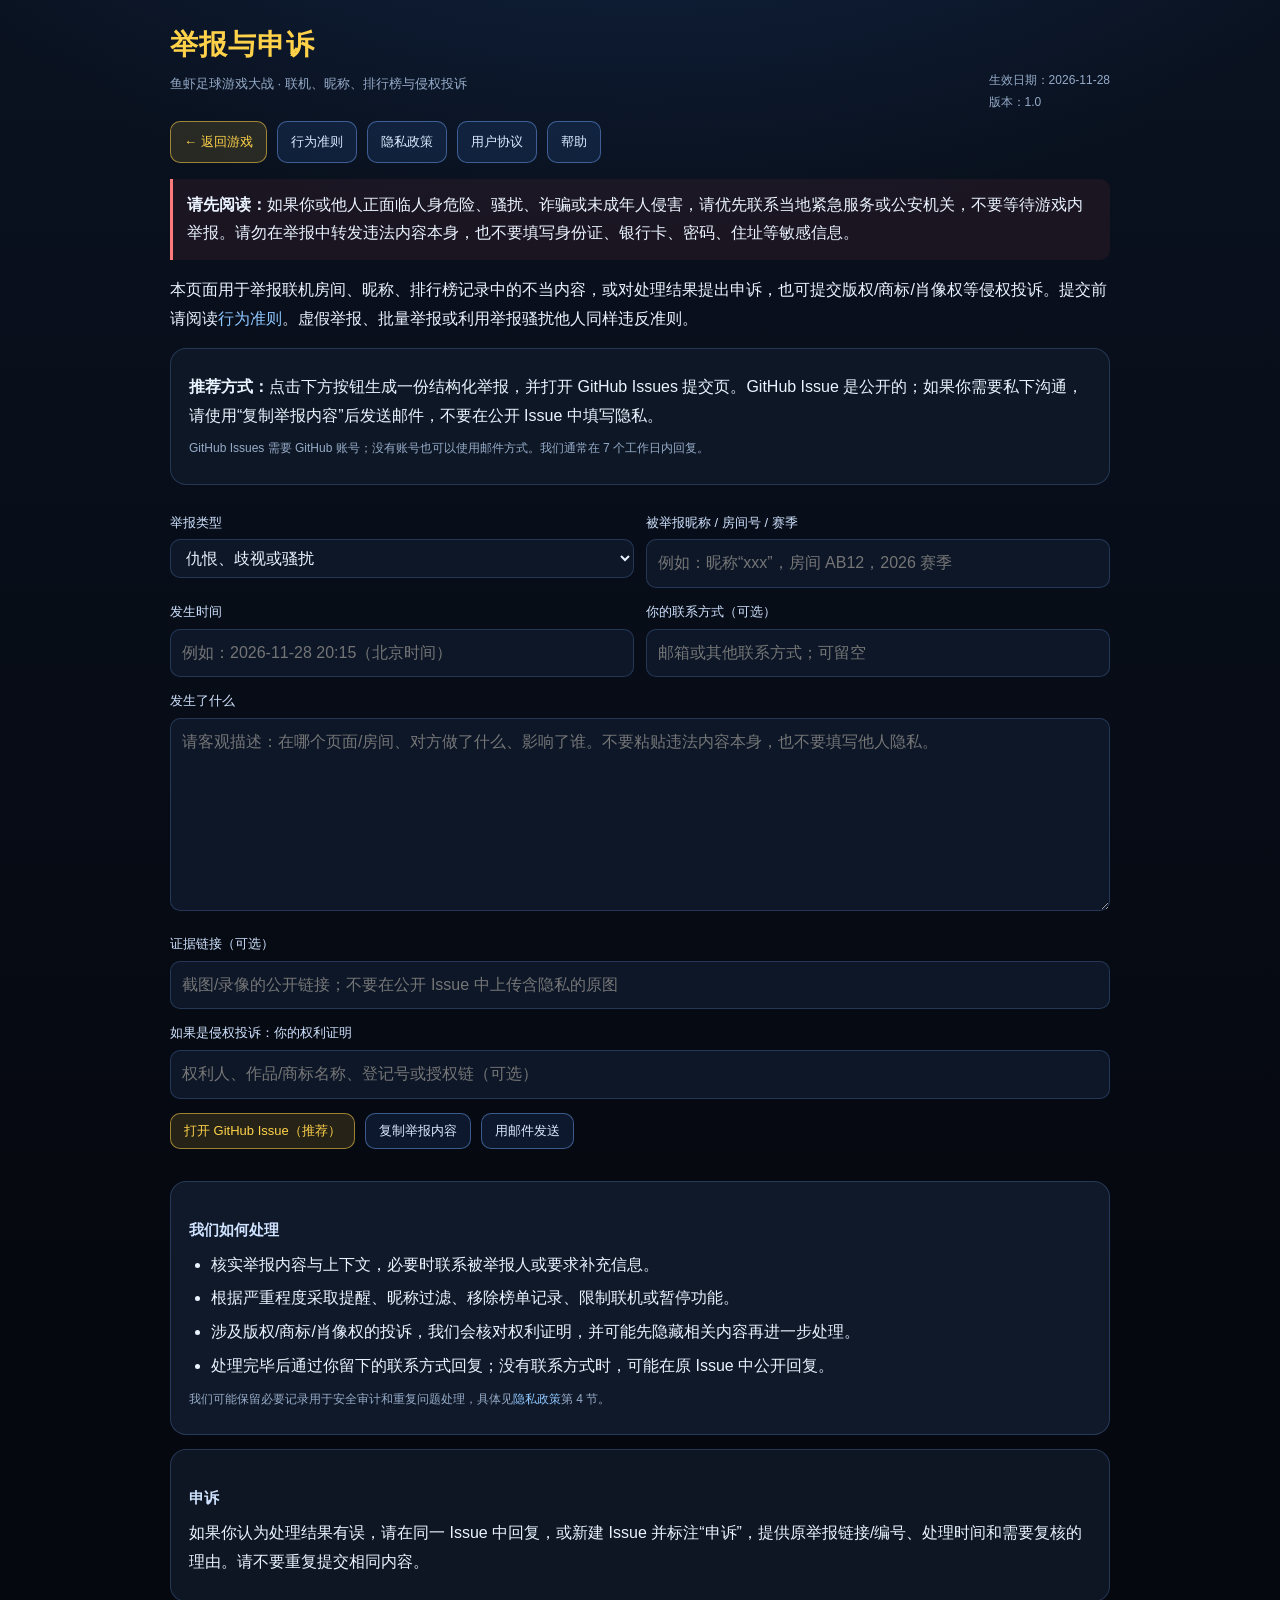
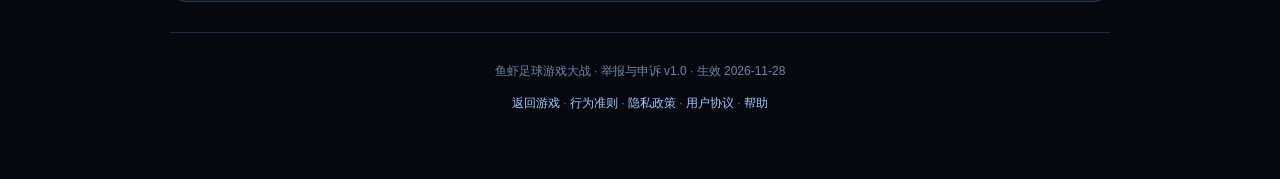
<file: report.html>
<!DOCTYPE html>
<html lang="zh-CN">
<head>
<meta charset="UTF-8">
<meta name="viewport" content="width=device-width,initial-scale=1,viewport-fit=cover">
<meta name="theme-color" content="#0a0e16">
<title>举报与申诉 · 鱼虾足球游戏大战</title>
<link rel="stylesheet" href="legal.css">
</head>
<body>
<div class="wrap">
  <div class="top">
    <div>
      <h1>举报与申诉</h1>
      <div class="sub">鱼虾足球游戏大战 · 联机、昵称、排行榜与侵权投诉</div>
    </div>
    <div class="small">生效日期：2026-11-28<br>版本：1.0</div>
  </div>

  <div class="nav">
    <a class="btn gold" href="index.html">← 返回游戏</a>
    <a class="btn" href="code-of-conduct.html">行为准则</a>
    <a class="btn" href="privacy.html">隐私政策</a>
    <a class="btn" href="terms.html">用户协议</a>
    <a class="btn" href="support.html">帮助</a>
  </div>

  <div class="danger">
    <b>请先阅读：</b>如果你或他人正面临人身危险、骚扰、诈骗或未成年人侵害，请优先联系当地紧急服务或公安机关，不要等待游戏内举报。请勿在举报中转发违法内容本身，也不要填写身份证、银行卡、密码、住址等敏感信息。
  </div>

  <p>本页面用于举报联机房间、昵称、排行榜记录中的不当内容，或对处理结果提出申诉，也可提交版权/商标/肖像权等侵权投诉。提交前请阅读<a href="code-of-conduct.html">行为准则</a>。虚假举报、批量举报或利用举报骚扰他人同样违反准则。</p>

  <div class="card">
    <p><b>推荐方式：</b>点击下方按钮生成一份结构化举报，并打开 GitHub Issues 提交页。GitHub Issue 是公开的；如果你需要私下沟通，请使用“复制举报内容”后发送邮件，不要在公开 Issue 中填写隐私。</p>
    <p class="small">GitHub Issues 需要 GitHub 账号；没有账号也可以使用邮件方式。我们通常在 7 个工作日内回复。</p>
  </div>

  <form id="reportForm" autocomplete="off">
    <div class="form-row">
      <div>
        <label for="rType">举报类型</label>
        <select id="rType">
          <option value="仇恨、歧视或骚扰">仇恨、歧视或骚扰</option>
          <option value="隐私泄露或开盒">隐私泄露或开盒</option>
          <option value="色情或未成年人保护">色情或未成年人保护</option>
          <option value="作弊、刷分或漏洞">作弊、刷分或漏洞</option>
          <option value="冒充官方或他人">冒充官方或他人</option>
          <option value="版权、商标或肖像权">版权、商标或肖像权</option>
          <option value="其他违规">其他违规</option>
        </select>
      </div>
      <div>
        <label for="rNick">被举报昵称 / 房间号 / 赛季</label>
        <input id="rNick" maxlength="80" placeholder="例如：昵称“xxx”，房间 AB12，2026 赛季">
      </div>
    </div>

    <div class="form-row">
      <div>
        <label for="rTime">发生时间</label>
        <input id="rTime" maxlength="40" placeholder="例如：2026-11-28 20:15（北京时间）">
      </div>
      <div>
        <label for="rContact">你的联系方式（可选）</label>
        <input id="rContact" maxlength="80" placeholder="邮箱或其他联系方式；可留空">
      </div>
    </div>

    <label for="rDesc">发生了什么</label>
    <textarea id="rDesc" rows="6" maxlength="2000" placeholder="请客观描述：在哪个页面/房间、对方做了什么、影响了谁。不要粘贴违法内容本身，也不要填写他人隐私。"></textarea>

    <label for="rEvidence">证据链接（可选）</label>
    <input id="rEvidence" maxlength="500" placeholder="截图/录像的公开链接；不要在公开 Issue 中上传含隐私的原图">

    <label for="rRights">如果是侵权投诉：你的权利证明</label>
    <input id="rRights" maxlength="500" placeholder="权利人、作品/商标名称、登记号或授权链（可选）">

    <div class="actions">
      <button class="btn gold" type="button" id="btnIssue">打开 GitHub Issue（推荐）</button>
      <button class="btn" type="button" id="btnCopy">复制举报内容</button>
      <button class="btn" type="button" id="btnMail">用邮件发送</button>
    </div>
    <div id="copyMsg" role="status" aria-live="polite"></div>
  </form>

  <div class="card soft">
    <h3>我们如何处理</h3>
    <ul>
      <li>核实举报内容与上下文，必要时联系被举报人或要求补充信息。</li>
      <li>根据严重程度采取提醒、昵称过滤、移除榜单记录、限制联机或暂停功能。</li>
      <li>涉及版权/商标/肖像权的投诉，我们会核对权利证明，并可能先隐藏相关内容再进一步处理。</li>
      <li>处理完毕后通过你留下的联系方式回复；没有联系方式时，可能在原 Issue 中公开回复。</li>
    </ul>
    <p class="small">我们可能保留必要记录用于安全审计和重复问题处理，具体见<a href="privacy.html">隐私政策</a>第 4 节。</p>
  </div>

  <div class="card">
    <h3>申诉</h3>
    <p>如果你认为处理结果有误，请在同一 Issue 中回复，或新建 Issue 并标注“申诉”，提供原举报链接/编号、处理时间和需要复核的理由。请不要重复提交相同内容。</p>
  </div>

  <div class="footer">
    <p>鱼虾足球游戏大战 · 举报与申诉 v1.0 · 生效 2026-11-28</p>
    <p><a href="index.html">返回游戏</a> · <a href="code-of-conduct.html">行为准则</a> · <a href="privacy.html">隐私政策</a> · <a href="terms.html">用户协议</a> · <a href="support.html">帮助</a></p>
  </div>
</div>

<script>
(function(){
  'use strict';
  var ISSUE_BASE = 'https://github.com/windows11stephen/3dfootballgamessmallfishfishVSsmallshrimpshrimp/issues/new';
  var MAIL = 'windows11stephen@users.noreply.github.com';

  function $(id){ return document.getElementById(id); }
  function val(id){ var e=$(id); return e ? String(e.value||'').trim() : ''; }
  function clean(s, max){ return String(s||'').replace(/[\u0000-\u001f\u007f]/g,' ').replace(/\s+/g,' ').trim().slice(0, max||2000); }

  function reportId(){
    var d=new Date();
    function p(n){ return String(n).padStart(2,'0'); }
    return 'ZJ-' + d.getFullYear() + p(d.getMonth()+1) + p(d.getDate()) + '-' + Math.random().toString(36).slice(2,6).toUpperCase();
  }

  function build(){
    var id = reportId();
    var type = clean(val('rType'), 40);
    var nick = clean(val('rNick'), 80);
    var time = clean(val('rTime'), 40);
    var contact = clean(val('rContact'), 80);
    var desc = clean(val('rDesc'), 2000);
    var evidence = clean(val('rEvidence'), 500);
    var rights = clean(val('rRights'), 500);
    var lines = [
      '举报编号：' + id,
      '举报类型：' + type,
      '被举报昵称/房间号/赛季：' + (nick || '（未填写）'),
      '发生时间：' + (time || '（未填写）'),
      '你的联系方式（可选）：' + (contact || '（未填写）'),
      '',
      '发生了什么：',
      desc || '（未填写）',
      '',
      '证据链接（可选）：' + (evidence || '（未填写）'),
      '权利证明（仅侵权投诉）：' + (rights || '（未填写）'),
      '',
      '说明：这是通过游戏内举报页面生成的举报。请勿在公开 Issue 中填写身份证、银行卡、密码、住址、电话或他人隐私。'
    ];
    return { id:id, title:'[举报] ' + type + ' · ' + (nick || id), body:lines.join('\n') };
  }

  function openIssue(){
    var b=build();
    var url=ISSUE_BASE + '?title=' + encodeURIComponent(b.title) + '&body=' + encodeURIComponent(b.body);
    window.open(url, '_blank', 'noopener');
  }

  function copyReport(){
    var b=build();
    var text=b.title + '\n\n' + b.body;
    function done(){ var m=$('copyMsg'); if(m) m.textContent='已复制。你可以粘贴到邮件或 Issue 中。'; }
    function fallback(){
      var ta=document.createElement('textarea');
      ta.value=text; ta.style.position='fixed'; ta.style.opacity='0'; document.body.appendChild(ta);
      ta.focus(); ta.select();
      try{ document.execCommand('copy'); done(); }catch(_){ var m=$('copyMsg'); if(m) m.textContent='复制失败，请手动选择文本。'; }
      document.body.removeChild(ta);
    }
    if(navigator.clipboard && navigator.clipboard.writeText){
      navigator.clipboard.writeText(text).then(done).catch(fallback);
    } else { fallback(); }
  }

  function mailReport(){
    var b=build();
    var body=b.body.slice(0, 1800);
    var url='mailto:' + MAIL + '?subject=' + encodeURIComponent(b.title) + '&body=' + encodeURIComponent(body);
    window.location.href=url;
  }

  $('btnIssue').onclick=openIssue;
  $('btnCopy').onclick=copyReport;
  $('btnMail').onclick=mailReport;

  try{
    var q=new URLSearchParams(location.search);
    var t=q.get('type');
    if(t==='privacy'){ $('rType').value='隐私泄露或开盒'; }
    if(t==='online'){ $('rType').value='仇恨、歧视或骚扰'; }
    if(t==='ip'){ $('rType').value='版权、商标或肖像权'; }
  }catch(_){}
})();
</script>
</body>
</html>
</file>
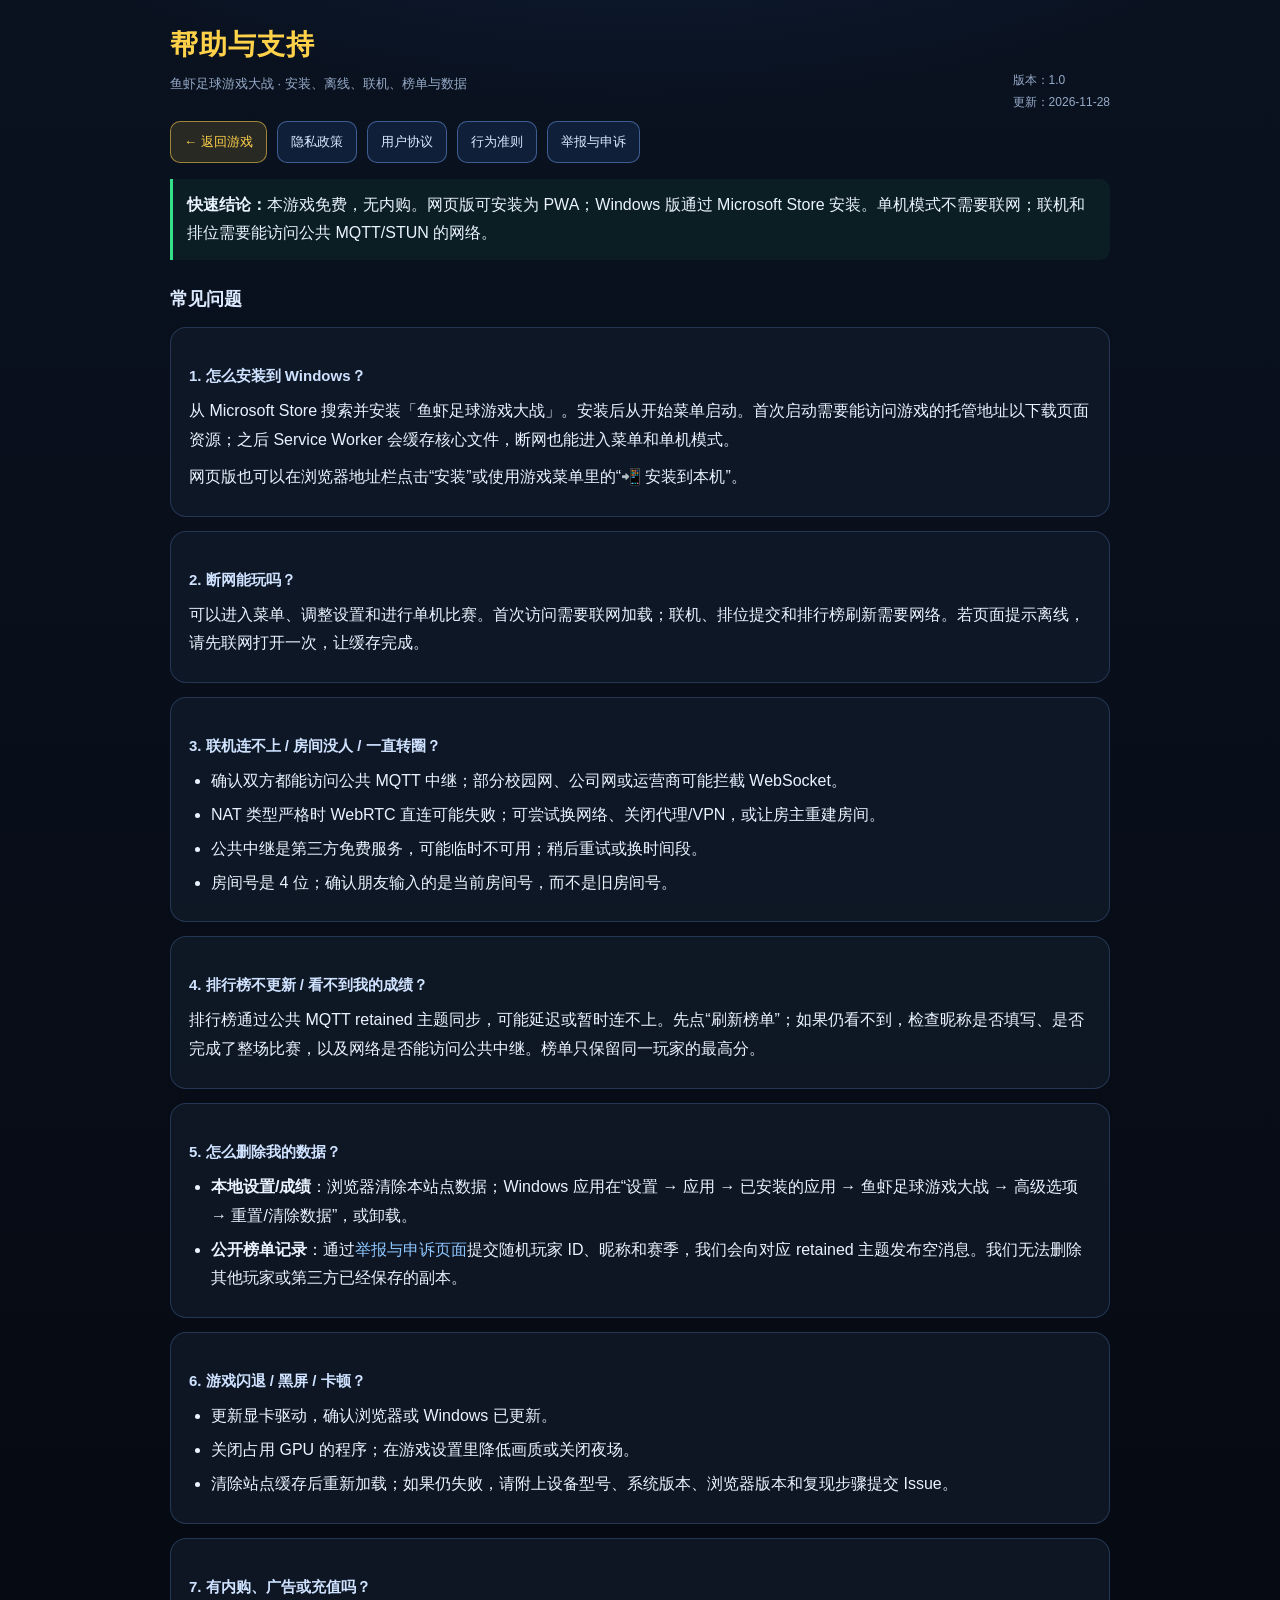
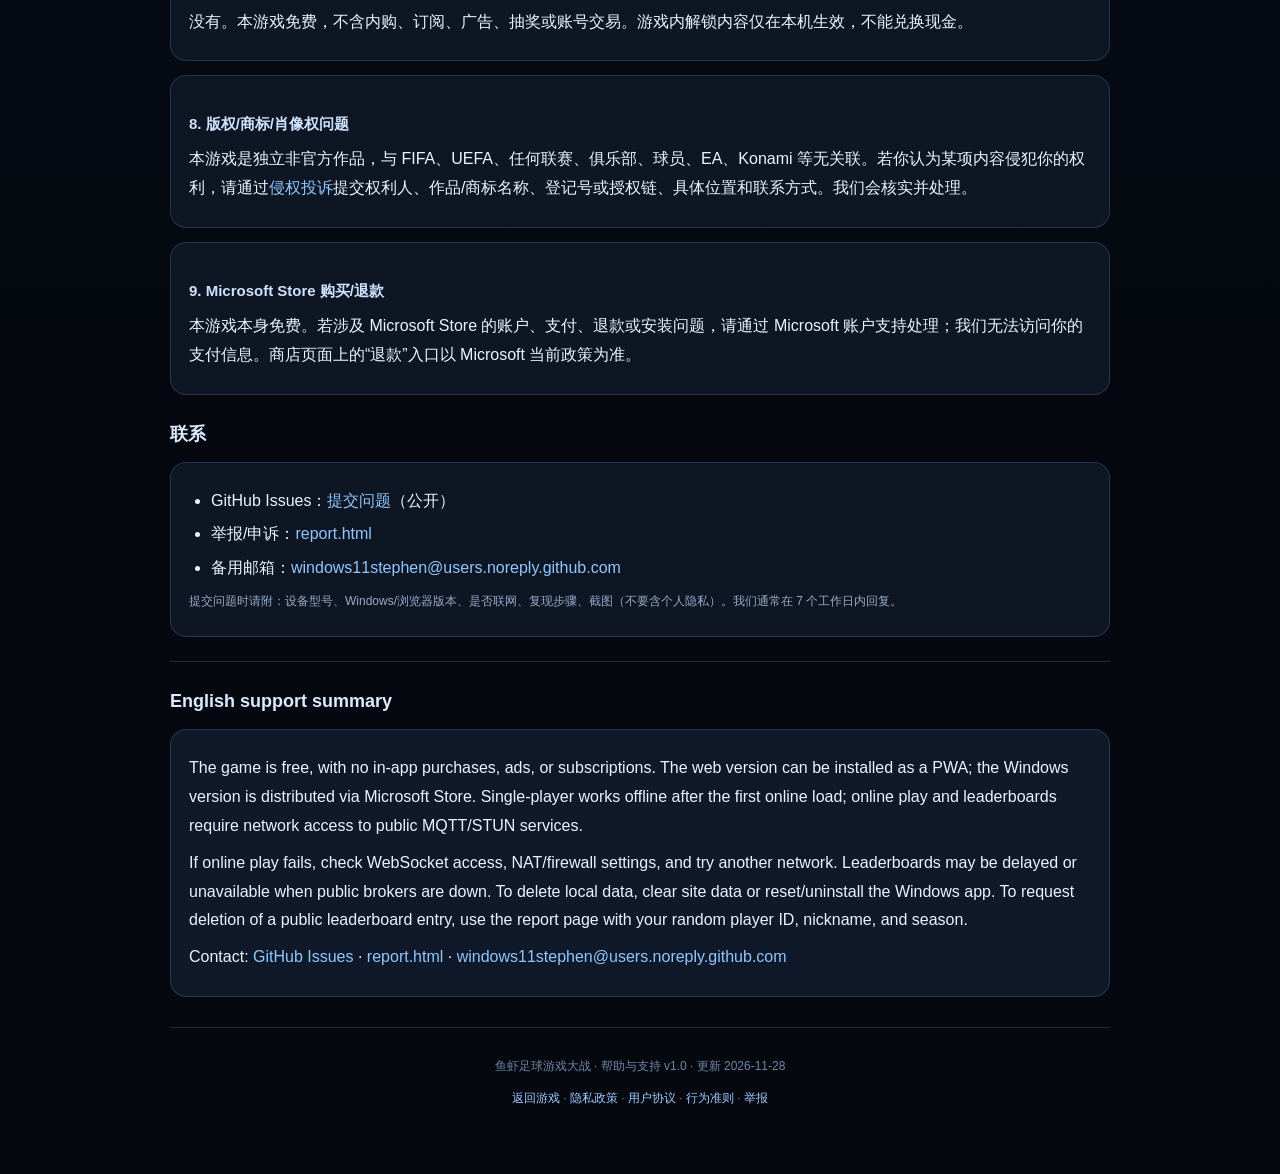
<file: support.html>
<!DOCTYPE html>
<html lang="zh-CN">
<head>
<meta charset="UTF-8">
<meta name="viewport" content="width=device-width,initial-scale=1,viewport-fit=cover">
<meta name="theme-color" content="#0a0e16">
<title>帮助与支持 · 鱼虾足球游戏大战</title>
<link rel="stylesheet" href="legal.css">
</head>
<body>
<div class="wrap">
  <div class="top">
    <div>
      <h1>帮助与支持</h1>
      <div class="sub">鱼虾足球游戏大战 · 安装、离线、联机、榜单与数据</div>
    </div>
    <div class="small">版本：1.0<br>更新：2026-11-28</div>
  </div>

  <div class="nav">
    <a class="btn gold" href="index.html">← 返回游戏</a>
    <a class="btn" href="privacy.html">隐私政策</a>
    <a class="btn" href="terms.html">用户协议</a>
    <a class="btn" href="code-of-conduct.html">行为准则</a>
    <a class="btn" href="report.html">举报与申诉</a>
  </div>

  <div class="ok">
    <b>快速结论：</b>本游戏免费，无内购。网页版可安装为 PWA；Windows 版通过 Microsoft Store 安装。单机模式不需要联网；联机和排位需要能访问公共 MQTT/STUN 的网络。
  </div>

  <h2>常见问题</h2>

  <div class="card">
    <h3>1. 怎么安装到 Windows？</h3>
    <p>从 Microsoft Store 搜索并安装「鱼虾足球游戏大战」。安装后从开始菜单启动。首次启动需要能访问游戏的托管地址以下载页面资源；之后 Service Worker 会缓存核心文件，断网也能进入菜单和单机模式。</p>
    <p>网页版也可以在浏览器地址栏点击“安装”或使用游戏菜单里的“📲 安装到本机”。</p>
  </div>

  <div class="card">
    <h3>2. 断网能玩吗？</h3>
    <p>可以进入菜单、调整设置和进行单机比赛。首次访问需要联网加载；联机、排位提交和排行榜刷新需要网络。若页面提示离线，请先联网打开一次，让缓存完成。</p>
  </div>

  <div class="card">
    <h3>3. 联机连不上 / 房间没人 / 一直转圈？</h3>
    <ul>
      <li>确认双方都能访问公共 MQTT 中继；部分校园网、公司网或运营商可能拦截 WebSocket。</li>
      <li>NAT 类型严格时 WebRTC 直连可能失败；可尝试换网络、关闭代理/VPN，或让房主重建房间。</li>
      <li>公共中继是第三方免费服务，可能临时不可用；稍后重试或换时间段。</li>
      <li>房间号是 4 位；确认朋友输入的是当前房间号，而不是旧房间号。</li>
    </ul>
  </div>

  <div class="card">
    <h3>4. 排行榜不更新 / 看不到我的成绩？</h3>
    <p>排行榜通过公共 MQTT retained 主题同步，可能延迟或暂时连不上。先点“刷新榜单”；如果仍看不到，检查昵称是否填写、是否完成了整场比赛，以及网络是否能访问公共中继。榜单只保留同一玩家的最高分。</p>
  </div>

  <div class="card">
    <h3>5. 怎么删除我的数据？</h3>
    <ul>
      <li><b>本地设置/成绩</b>：浏览器清除本站点数据；Windows 应用在“设置 → 应用 → 已安装的应用 → 鱼虾足球游戏大战 → 高级选项 → 重置/清除数据”，或卸载。</li>
      <li><b>公开榜单记录</b>：通过<a href="report.html?type=privacy">举报与申诉页面</a>提交随机玩家 ID、昵称和赛季，我们会向对应 retained 主题发布空消息。我们无法删除其他玩家或第三方已经保存的副本。</li>
    </ul>
  </div>

  <div class="card">
    <h3>6. 游戏闪退 / 黑屏 / 卡顿？</h3>
    <ul>
      <li>更新显卡驱动，确认浏览器或 Windows 已更新。</li>
      <li>关闭占用 GPU 的程序；在游戏设置里降低画质或关闭夜场。</li>
      <li>清除站点缓存后重新加载；如果仍失败，请附上设备型号、系统版本、浏览器版本和复现步骤提交 Issue。</li>
    </ul>
  </div>

  <div class="card">
    <h3>7. 有内购、广告或充值吗？</h3>
    <p>没有。本游戏免费，不含内购、订阅、广告、抽奖或账号交易。游戏内解锁内容仅在本机生效，不能兑换现金。</p>
  </div>

  <div class="card">
    <h3>8. 版权/商标/肖像权问题</h3>
    <p>本游戏是独立非官方作品，与 FIFA、UEFA、任何联赛、俱乐部、球员、EA、Konami 等无关联。若你认为某项内容侵犯你的权利，请通过<a href="report.html?type=ip">侵权投诉</a>提交权利人、作品/商标名称、登记号或授权链、具体位置和联系方式。我们会核实并处理。</p>
  </div>

  <div class="card">
    <h3>9. Microsoft Store 购买/退款</h3>
    <p>本游戏本身免费。若涉及 Microsoft Store 的账户、支付、退款或安装问题，请通过 Microsoft 账户支持处理；我们无法访问你的支付信息。商店页面上的“退款”入口以 Microsoft 当前政策为准。</p>
  </div>

  <h2>联系</h2>
  <div class="card">
    <ul>
      <li>GitHub Issues：<a href="https://github.com/windows11stephen/3dfootballgamessmallfishfishVSsmallshrimpshrimp/issues" target="_blank" rel="noopener">提交问题</a>（公开）</li>
      <li>举报/申诉：<a href="report.html">report.html</a></li>
      <li>备用邮箱：<a href="mailto:windows11stephen@users.noreply.github.com">windows11stephen@users.noreply.github.com</a></li>
    </ul>
    <p class="small">提交问题时请附：设备型号、Windows/浏览器版本、是否联网、复现步骤、截图（不要含个人隐私）。我们通常在 7 个工作日内回复。</p>
  </div>

  <div class="divider"></div>

  <h2 id="english">English support summary</h2>
  <div class="card soft">
    <p>The game is free, with no in-app purchases, ads, or subscriptions. The web version can be installed as a PWA; the Windows version is distributed via Microsoft Store. Single-player works offline after the first online load; online play and leaderboards require network access to public MQTT/STUN services.</p>
    <p>If online play fails, check WebSocket access, NAT/firewall settings, and try another network. Leaderboards may be delayed or unavailable when public brokers are down. To delete local data, clear site data or reset/uninstall the Windows app. To request deletion of a public leaderboard entry, use the report page with your random player ID, nickname, and season.</p>
    <p>Contact: <a href="https://github.com/windows11stephen/3dfootballgamessmallfishfishVSsmallshrimpshrimp/issues" target="_blank" rel="noopener">GitHub Issues</a> · <a href="report.html">report.html</a> · <a href="mailto:windows11stephen@users.noreply.github.com">windows11stephen@users.noreply.github.com</a></p>
  </div>

  <div class="footer">
    <p>鱼虾足球游戏大战 · 帮助与支持 v1.0 · 更新 2026-11-28</p>
    <p><a href="index.html">返回游戏</a> · <a href="privacy.html">隐私政策</a> · <a href="terms.html">用户协议</a> · <a href="code-of-conduct.html">行为准则</a> · <a href="report.html">举报</a></p>
  </div>
</div>
</body>
</html>
</file>
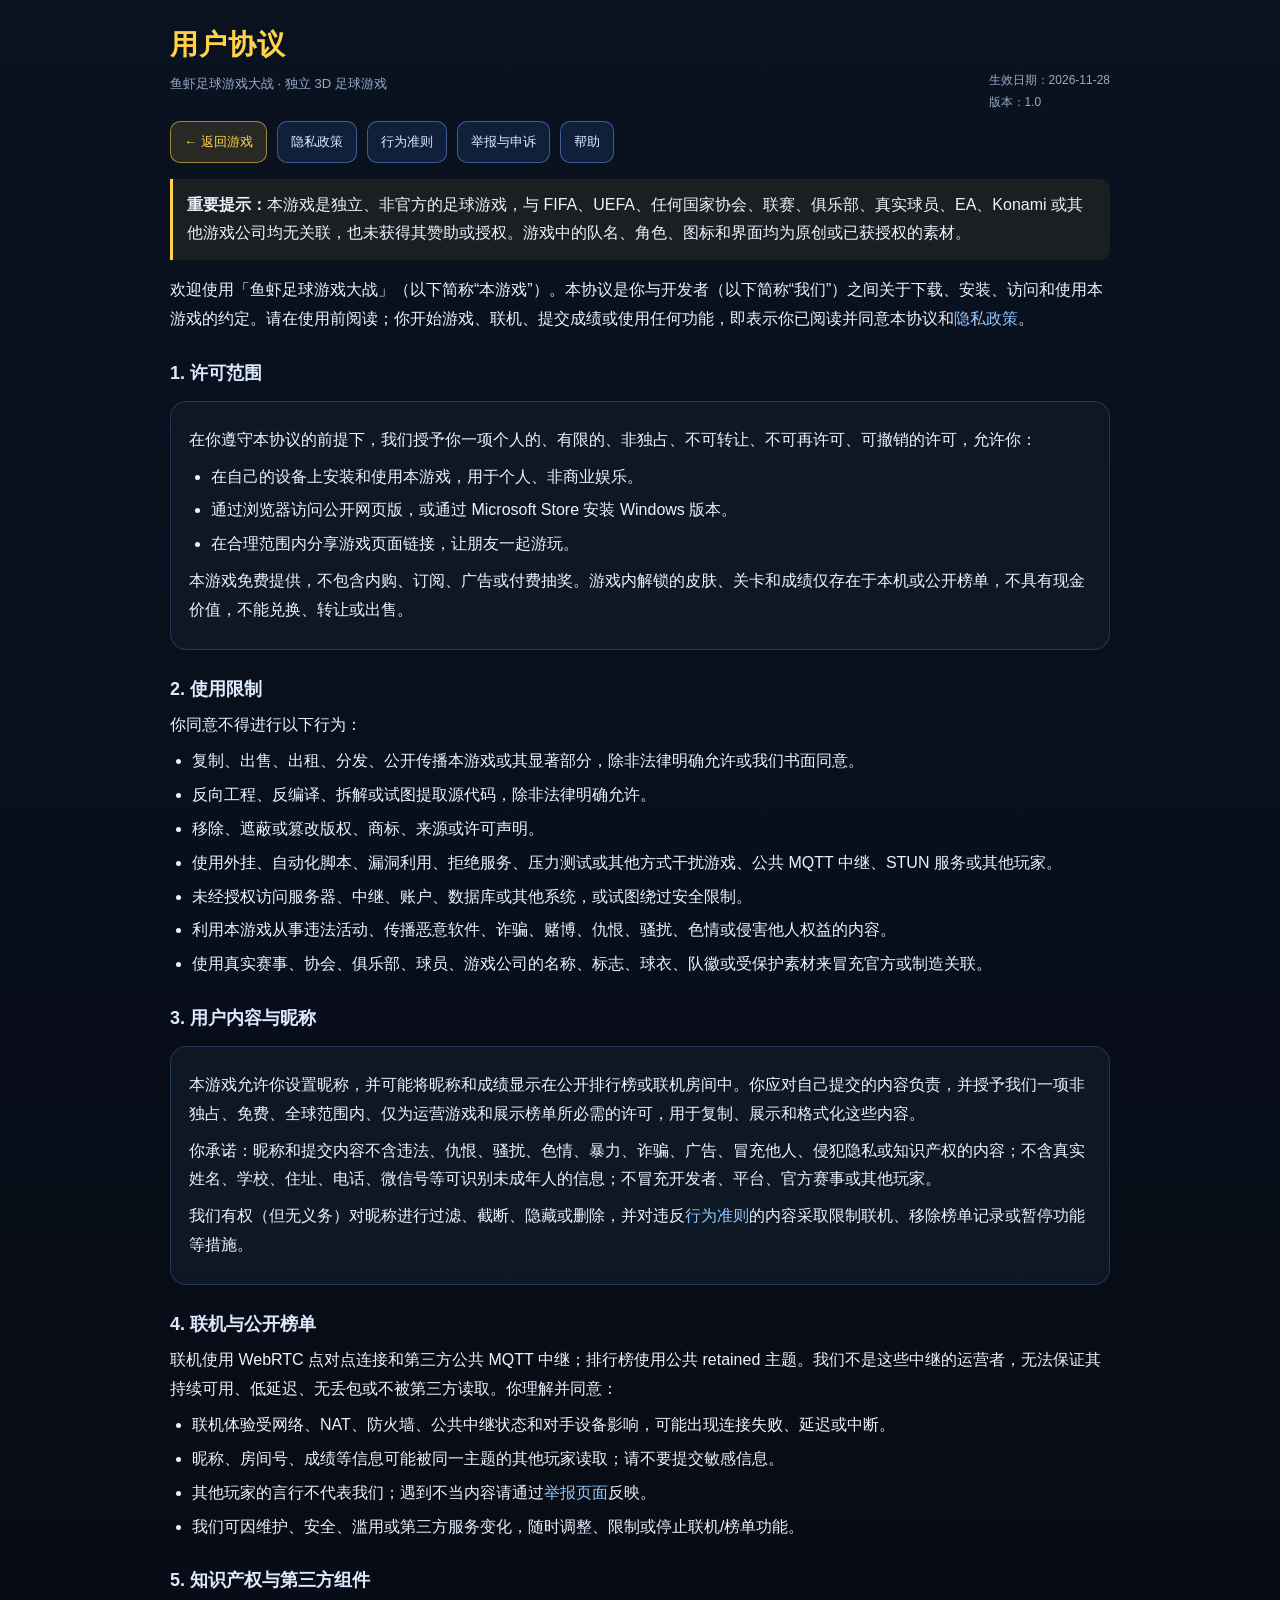
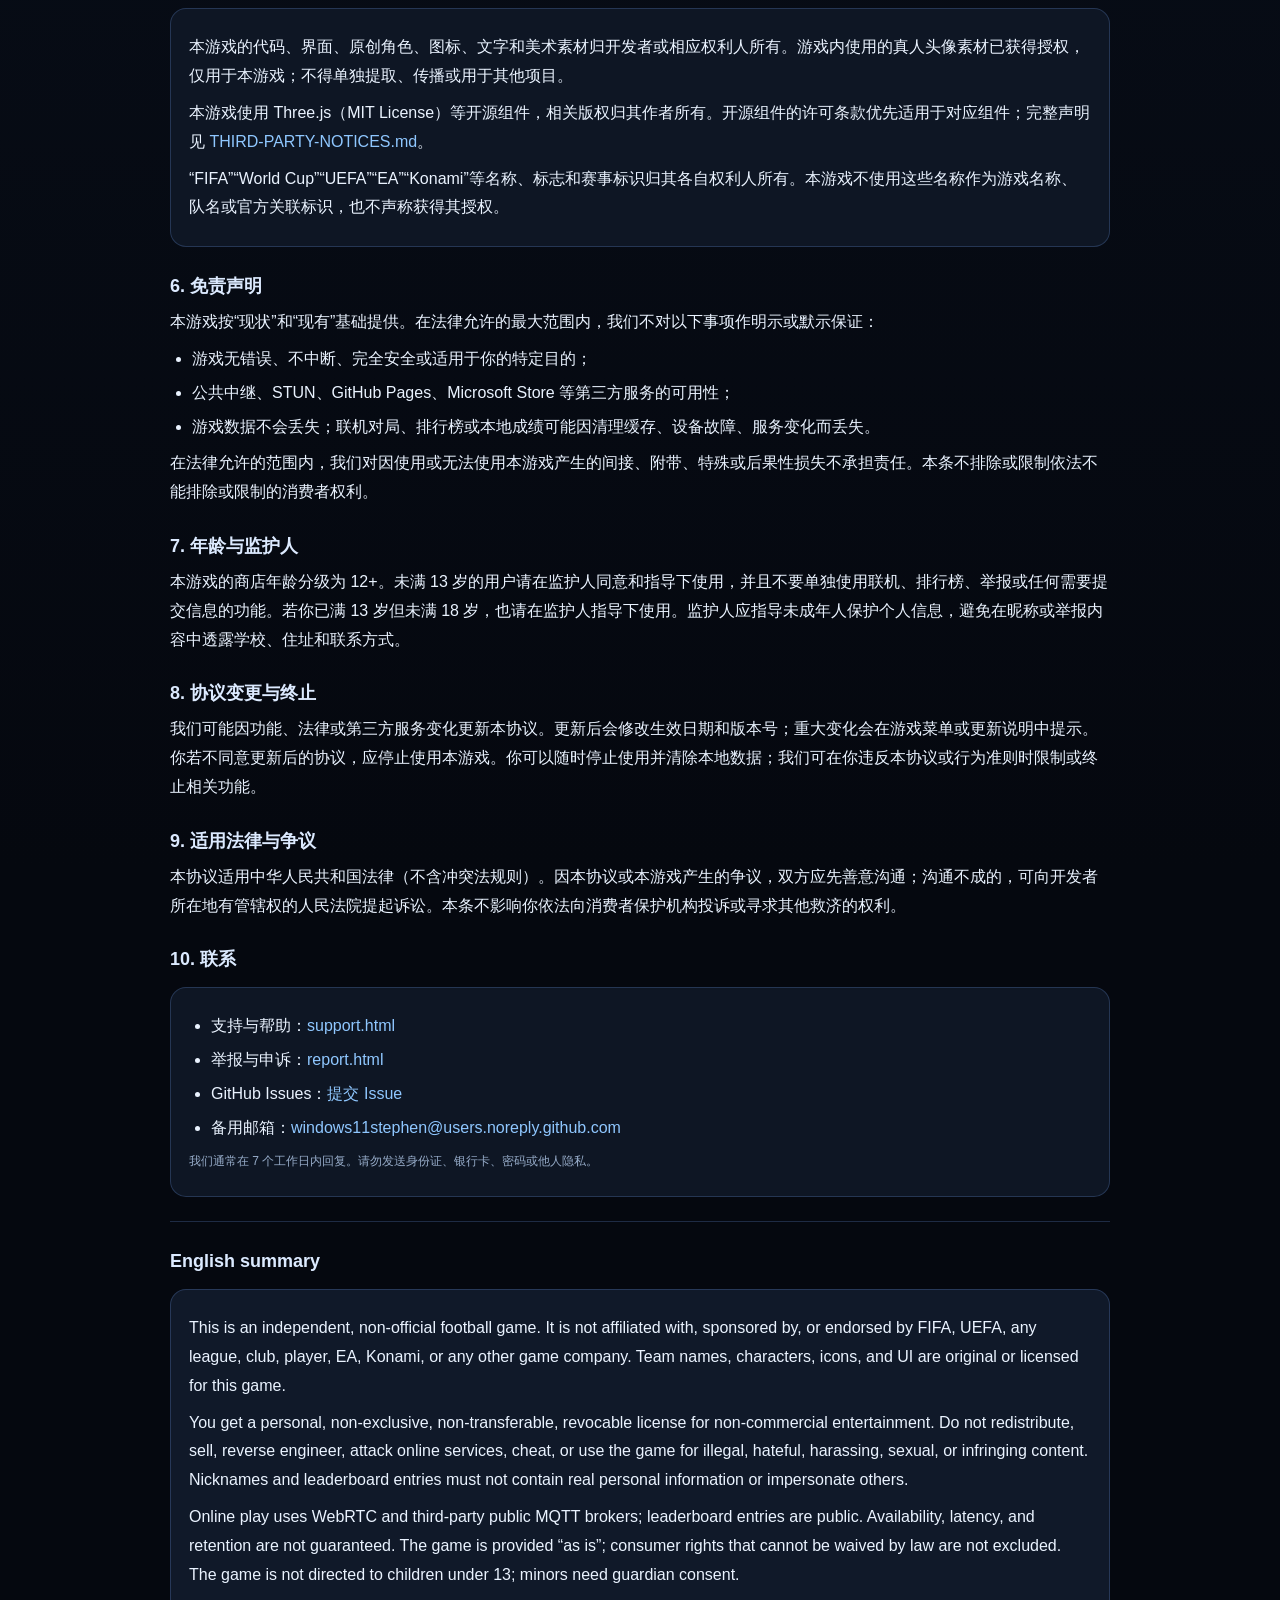
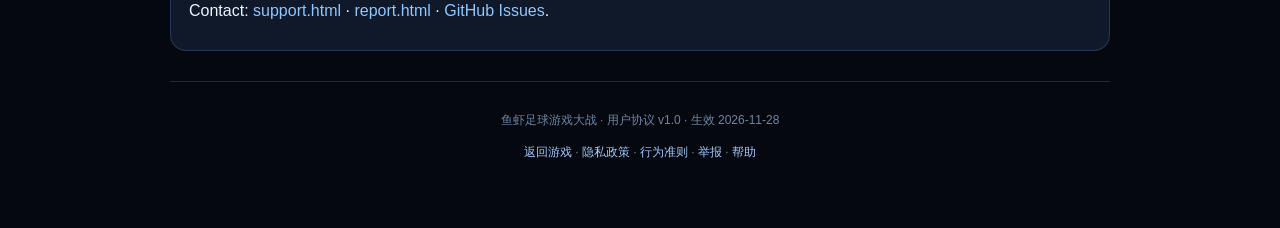
<file: terms.html>
<!DOCTYPE html>
<html lang="zh-CN">
<head>
<meta charset="UTF-8">
<meta name="viewport" content="width=device-width,initial-scale=1,viewport-fit=cover">
<meta name="theme-color" content="#0a0e16">
<title>用户协议 · 鱼虾足球游戏大战</title>
<link rel="stylesheet" href="legal.css">
</head>
<body>
<div class="wrap">
  <div class="top">
    <div>
      <h1>用户协议</h1>
      <div class="sub">鱼虾足球游戏大战 · 独立 3D 足球游戏</div>
    </div>
    <div class="small">生效日期：2026-11-28<br>版本：1.0</div>
  </div>

  <div class="nav">
    <a class="btn gold" href="index.html">← 返回游戏</a>
    <a class="btn" href="privacy.html">隐私政策</a>
    <a class="btn" href="code-of-conduct.html">行为准则</a>
    <a class="btn" href="report.html">举报与申诉</a>
    <a class="btn" href="support.html">帮助</a>
  </div>

  <div class="notice">
    <b>重要提示：</b>本游戏是独立、非官方的足球游戏，与 FIFA、UEFA、任何国家协会、联赛、俱乐部、真实球员、EA、Konami 或其他游戏公司均无关联，也未获得其赞助或授权。游戏中的队名、角色、图标和界面均为原创或已获授权的素材。
  </div>

  <p>欢迎使用「鱼虾足球游戏大战」（以下简称“本游戏”）。本协议是你与开发者（以下简称“我们”）之间关于下载、安装、访问和使用本游戏的约定。请在使用前阅读；你开始游戏、联机、提交成绩或使用任何功能，即表示你已阅读并同意本协议和<a href="privacy.html">隐私政策</a>。</p>

  <h2>1. 许可范围</h2>
  <div class="card">
    <p>在你遵守本协议的前提下，我们授予你一项个人的、有限的、非独占、不可转让、不可再许可、可撤销的许可，允许你：</p>
    <ul>
      <li>在自己的设备上安装和使用本游戏，用于个人、非商业娱乐。</li>
      <li>通过浏览器访问公开网页版，或通过 Microsoft Store 安装 Windows 版本。</li>
      <li>在合理范围内分享游戏页面链接，让朋友一起游玩。</li>
    </ul>
    <p>本游戏免费提供，不包含内购、订阅、广告或付费抽奖。游戏内解锁的皮肤、关卡和成绩仅存在于本机或公开榜单，不具有现金价值，不能兑换、转让或出售。</p>
  </div>

  <h2>2. 使用限制</h2>
  <p>你同意不得进行以下行为：</p>
  <ul>
    <li>复制、出售、出租、分发、公开传播本游戏或其显著部分，除非法律明确允许或我们书面同意。</li>
    <li>反向工程、反编译、拆解或试图提取源代码，除非法律明确允许。</li>
    <li>移除、遮蔽或篡改版权、商标、来源或许可声明。</li>
    <li>使用外挂、自动化脚本、漏洞利用、拒绝服务、压力测试或其他方式干扰游戏、公共 MQTT 中继、STUN 服务或其他玩家。</li>
    <li>未经授权访问服务器、中继、账户、数据库或其他系统，或试图绕过安全限制。</li>
    <li>利用本游戏从事违法活动、传播恶意软件、诈骗、赌博、仇恨、骚扰、色情或侵害他人权益的内容。</li>
    <li>使用真实赛事、协会、俱乐部、球员、游戏公司的名称、标志、球衣、队徽或受保护素材来冒充官方或制造关联。</li>
  </ul>

  <h2>3. 用户内容与昵称</h2>
  <div class="card">
    <p>本游戏允许你设置昵称，并可能将昵称和成绩显示在公开排行榜或联机房间中。你应对自己提交的内容负责，并授予我们一项非独占、免费、全球范围内、仅为运营游戏和展示榜单所必需的许可，用于复制、展示和格式化这些内容。</p>
    <p>你承诺：昵称和提交内容不含违法、仇恨、骚扰、色情、暴力、诈骗、广告、冒充他人、侵犯隐私或知识产权的内容；不含真实姓名、学校、住址、电话、微信号等可识别未成年人的信息；不冒充开发者、平台、官方赛事或其他玩家。</p>
    <p>我们有权（但无义务）对昵称进行过滤、截断、隐藏或删除，并对违反<a href="code-of-conduct.html">行为准则</a>的内容采取限制联机、移除榜单记录或暂停功能等措施。</p>
  </div>

  <h2>4. 联机与公开榜单</h2>
  <p>联机使用 WebRTC 点对点连接和第三方公共 MQTT 中继；排行榜使用公共 retained 主题。我们不是这些中继的运营者，无法保证其持续可用、低延迟、无丢包或不被第三方读取。你理解并同意：</p>
  <ul>
    <li>联机体验受网络、NAT、防火墙、公共中继状态和对手设备影响，可能出现连接失败、延迟或中断。</li>
    <li>昵称、房间号、成绩等信息可能被同一主题的其他玩家读取；请不要提交敏感信息。</li>
    <li>其他玩家的言行不代表我们；遇到不当内容请通过<a href="report.html">举报页面</a>反映。</li>
    <li>我们可因维护、安全、滥用或第三方服务变化，随时调整、限制或停止联机/榜单功能。</li>
  </ul>

  <h2>5. 知识产权与第三方组件</h2>
  <div class="card">
    <p>本游戏的代码、界面、原创角色、图标、文字和美术素材归开发者或相应权利人所有。游戏内使用的真人头像素材已获得授权，仅用于本游戏；不得单独提取、传播或用于其他项目。</p>
    <p>本游戏使用 Three.js（MIT License）等开源组件，相关版权归其作者所有。开源组件的许可条款优先适用于对应组件；完整声明见 <a href="THIRD-PARTY-NOTICES.md">THIRD-PARTY-NOTICES.md</a>。</p>
    <p>“FIFA”“World Cup”“UEFA”“EA”“Konami”等名称、标志和赛事标识归其各自权利人所有。本游戏不使用这些名称作为游戏名称、队名或官方关联标识，也不声称获得其授权。</p>
  </div>

  <h2>6. 免责声明</h2>
  <p>本游戏按“现状”和“现有”基础提供。在法律允许的最大范围内，我们不对以下事项作明示或默示保证：</p>
  <ul>
    <li>游戏无错误、不中断、完全安全或适用于你的特定目的；</li>
    <li>公共中继、STUN、GitHub Pages、Microsoft Store 等第三方服务的可用性；</li>
    <li>游戏数据不会丢失；联机对局、排行榜或本地成绩可能因清理缓存、设备故障、服务变化而丢失。</li>
  </ul>
  <p>在法律允许的范围内，我们对因使用或无法使用本游戏产生的间接、附带、特殊或后果性损失不承担责任。本条不排除或限制依法不能排除或限制的消费者权利。</p>

  <h2>7. 年龄与监护人</h2>
  <p>本游戏的商店年龄分级为 12+。未满 13 岁的用户请在监护人同意和指导下使用，并且不要单独使用联机、排行榜、举报或任何需要提交信息的功能。若你已满 13 岁但未满 18 岁，也请在监护人指导下使用。监护人应指导未成年人保护个人信息，避免在昵称或举报内容中透露学校、住址和联系方式。</p>

  <h2>8. 协议变更与终止</h2>
  <p>我们可能因功能、法律或第三方服务变化更新本协议。更新后会修改生效日期和版本号；重大变化会在游戏菜单或更新说明中提示。你若不同意更新后的协议，应停止使用本游戏。你可以随时停止使用并清除本地数据；我们可在你违反本协议或行为准则时限制或终止相关功能。</p>

  <h2>9. 适用法律与争议</h2>
  <p>本协议适用中华人民共和国法律（不含冲突法规则）。因本协议或本游戏产生的争议，双方应先善意沟通；沟通不成的，可向开发者所在地有管辖权的人民法院提起诉讼。本条不影响你依法向消费者保护机构投诉或寻求其他救济的权利。</p>

  <h2>10. 联系</h2>
  <div class="card">
    <ul>
      <li>支持与帮助：<a href="support.html">support.html</a></li>
      <li>举报与申诉：<a href="report.html">report.html</a></li>
      <li>GitHub Issues：<a href="https://github.com/windows11stephen/3dfootballgamessmallfishfishVSsmallshrimpshrimp/issues" target="_blank" rel="noopener">提交 Issue</a></li>
      <li>备用邮箱：<a href="mailto:windows11stephen@users.noreply.github.com">windows11stephen@users.noreply.github.com</a></li>
    </ul>
    <p class="small">我们通常在 7 个工作日内回复。请勿发送身份证、银行卡、密码或他人隐私。</p>
  </div>

  <div class="divider"></div>

  <h2 id="english">English summary</h2>
  <div class="card soft">
    <p>This is an independent, non-official football game. It is not affiliated with, sponsored by, or endorsed by FIFA, UEFA, any league, club, player, EA, Konami, or any other game company. Team names, characters, icons, and UI are original or licensed for this game.</p>
    <p>You get a personal, non-exclusive, non-transferable, revocable license for non-commercial entertainment. Do not redistribute, sell, reverse engineer, attack online services, cheat, or use the game for illegal, hateful, harassing, sexual, or infringing content. Nicknames and leaderboard entries must not contain real personal information or impersonate others.</p>
    <p>Online play uses WebRTC and third-party public MQTT brokers; leaderboard entries are public. Availability, latency, and retention are not guaranteed. The game is provided “as is”; consumer rights that cannot be waived by law are not excluded. The game is not directed to children under 13; minors need guardian consent.</p>
    <p>Contact: <a href="support.html">support.html</a> · <a href="report.html">report.html</a> · <a href="https://github.com/windows11stephen/3dfootballgamessmallfishfishVSsmallshrimpshrimp/issues" target="_blank" rel="noopener">GitHub Issues</a>.</p>
  </div>

  <div class="footer">
    <p>鱼虾足球游戏大战 · 用户协议 v1.0 · 生效 2026-11-28</p>
    <p><a href="index.html">返回游戏</a> · <a href="privacy.html">隐私政策</a> · <a href="code-of-conduct.html">行为准则</a> · <a href="report.html">举报</a> · <a href="support.html">帮助</a></p>
  </div>
</div>
</body>
</html>
</file>
<file: legal.css>
:root{
  --bg:#070c15; --panel:rgba(16,24,38,.92); --panel2:rgba(22,33,52,.72);
  --line:rgba(120,170,255,.22); --text:#eaf3ff; --dim:#96abc8;
  --gold:#ffd24a; --green:#35e08a; --red:#ff7b7b; --blue:#8fc7ff;
}
*{box-sizing:border-box}
html{scroll-behavior:smooth}
body{
  margin:0; min-height:100vh; color:var(--text);
  background:
    radial-gradient(1100px 620px at 50% -12%, rgba(40,100,190,.22), transparent 72%),
    linear-gradient(180deg,#0a1220,#05080f 72%);
  font-family:-apple-system,BlinkMacSystemFont,"Segoe UI","Microsoft YaHei","PingFang SC",sans-serif;
  line-height:1.8; -webkit-text-size-adjust:100%;
}
a{color:var(--blue);text-decoration:none;overflow-wrap:anywhere}
a:hover{text-decoration:underline}
.wrap{max-width:980px;margin:0 auto;padding:26px 20px 56px}
.top{display:flex;align-items:flex-end;justify-content:space-between;gap:16px;flex-wrap:wrap;margin-bottom:8px}
h1{font-size:28px;line-height:1.35;letter-spacing:1px;margin:0;color:var(--gold)}
h2{font-size:18px;line-height:1.5;margin:26px 0 8px;color:#dceaff}
h3{font-size:15px;margin:18px 0 6px;color:#cfe2ff}
p{margin:8px 0}
ul,ol{margin:8px 0 8px 22px;padding:0}
li{margin:5px 0}
.sub{color:var(--dim);font-size:13px;margin:8px 0 18px}
.badge{display:inline-block;font-size:12px;color:var(--gold);border:1px solid rgba(255,210,74,.45);
  background:rgba(255,210,74,.08);border-radius:999px;padding:4px 10px;margin-right:6px}
.card{background:var(--panel);border:1px solid var(--line);border-radius:16px;padding:16px 18px;margin:14px 0}
.card.soft{background:var(--panel2)}
.notice{border-left:3px solid var(--gold);background:rgba(255,210,74,.07);padding:12px 14px;border-radius:0 10px 10px 0;margin:16px 0}
.danger{border-left:3px solid var(--red);background:rgba(255,90,90,.07);padding:12px 14px;border-radius:0 10px 10px 0;margin:16px 0}
.ok{border-left:3px solid var(--green);background:rgba(53,224,138,.06);padding:12px 14px;border-radius:0 10px 10px 0;margin:16px 0}
.small{font-size:12px;color:var(--dim)}
.muted{color:var(--dim)}
.nowrap{white-space:nowrap}
.divider{height:1px;background:var(--line);margin:24px 0}
.footer{margin-top:30px;padding-top:18px;border-top:1px solid var(--line);color:#6f86a6;font-size:12px;text-align:center;line-height:2}
.footer a{color:#9fc9ff}
.nav{display:flex;gap:10px;flex-wrap:wrap;align-items:center;margin:4px 0 14px}
.btn{display:inline-block;border:1px solid rgba(120,170,255,.45);background:rgba(60,120,220,.14);
  color:#dbeaff;border-radius:10px;padding:8px 13px;font-size:13px;cursor:pointer}
.btn:hover{background:rgba(60,120,220,.26);text-decoration:none}
.btn.gold{border-color:rgba(255,210,74,.55);background:rgba(255,210,74,.13);color:var(--gold)}
.btn.red{border-color:rgba(255,110,110,.5);background:rgba(255,80,80,.12);color:#ffc0c0}
table{width:100%;border-collapse:collapse;margin:10px 0;font-size:13px}
th,td{text-align:left;vertical-align:top;border-bottom:1px solid rgba(120,170,255,.13);padding:9px 8px}
th{color:#bcd6f8;background:rgba(255,255,255,.02)}
code{background:rgba(255,255,255,.07);border:1px solid rgba(255,255,255,.08);border-radius:6px;padding:1px 5px;font-size:12px}
input,select,textarea{width:100%;background:#0d1728;border:1px solid var(--line);color:var(--text);
  border-radius:10px;padding:9px 11px;font:inherit;outline:none}
input:focus,select:focus,textarea:focus{border-color:rgba(255,210,74,.55)}
label{display:block;font-size:13px;color:#cfe2ff;margin:12px 0 5px}
.form-row{display:grid;grid-template-columns:1fr 1fr;gap:12px}
.actions{display:flex;gap:10px;flex-wrap:wrap;margin-top:14px}
#copyMsg{color:var(--green);font-size:12px;min-height:18px}
@media(max-width:720px){
  .wrap{padding:18px 13px 40px}
  h1{font-size:22px}
  h2{font-size:16px}
  .form-row{grid-template-columns:1fr}
  table{font-size:12px}
  th,td{padding:8px 6px}
  .footer{text-align:left}
}
@media print{
  body{background:#fff;color:#111}
  .wrap{max-width:none;padding:0}
  h1,h2,h3{color:#111}
  .card,.notice,.danger,.ok{background:#fff;border-color:#bbb}
  .nav,.footer{display:none}
  a{color:#111}
}
</file>
